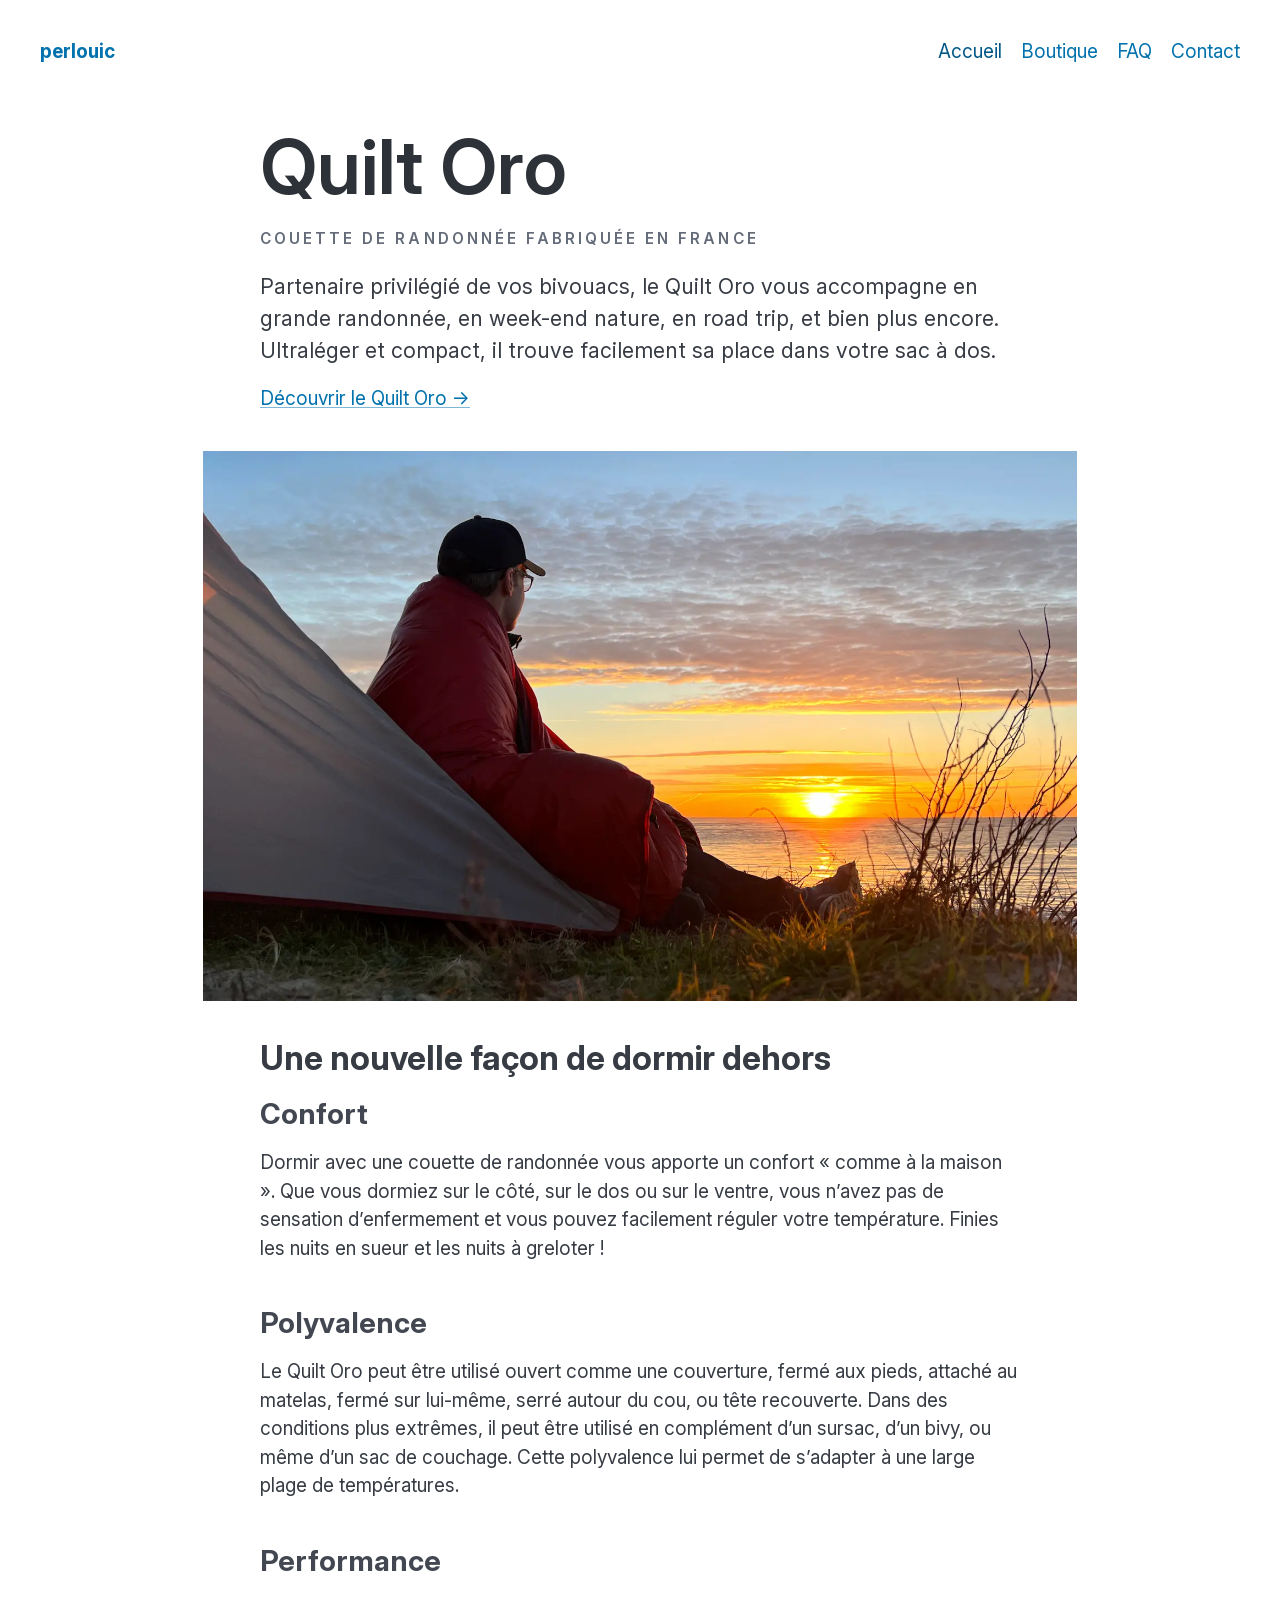
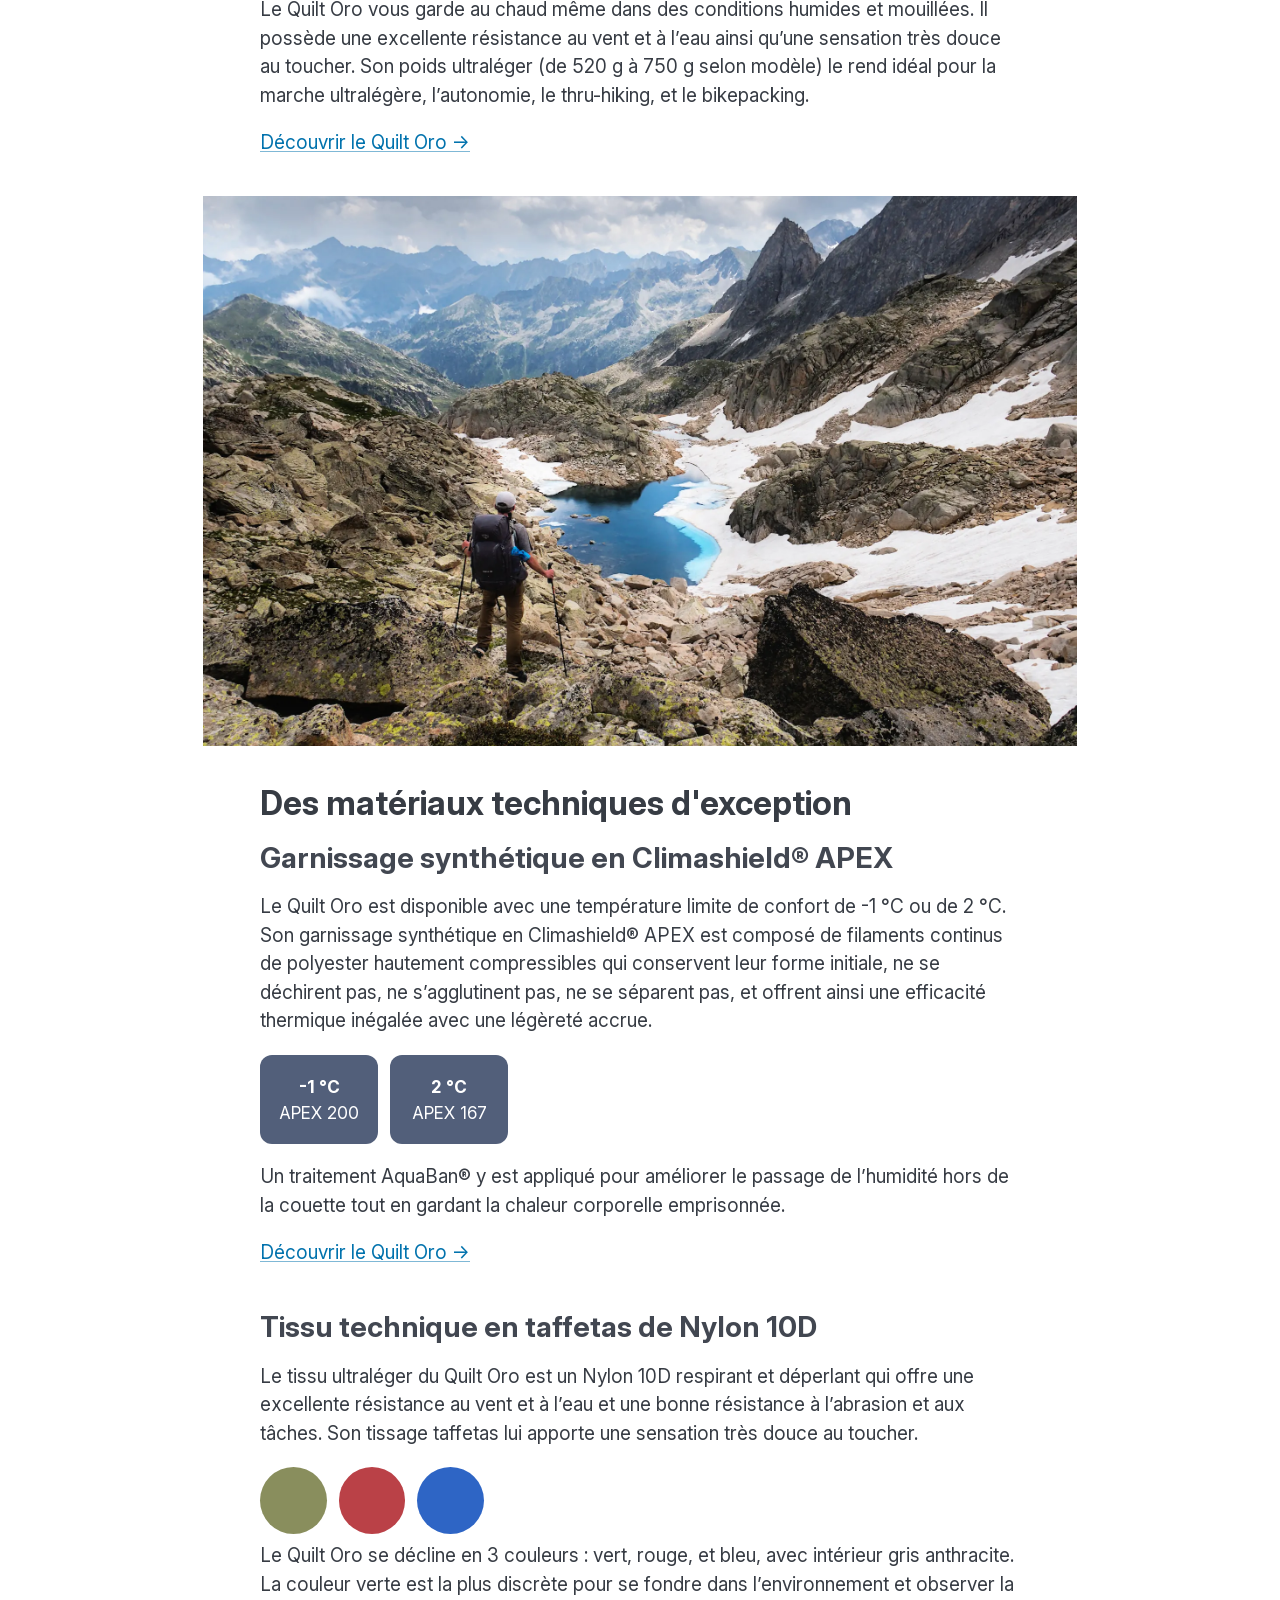
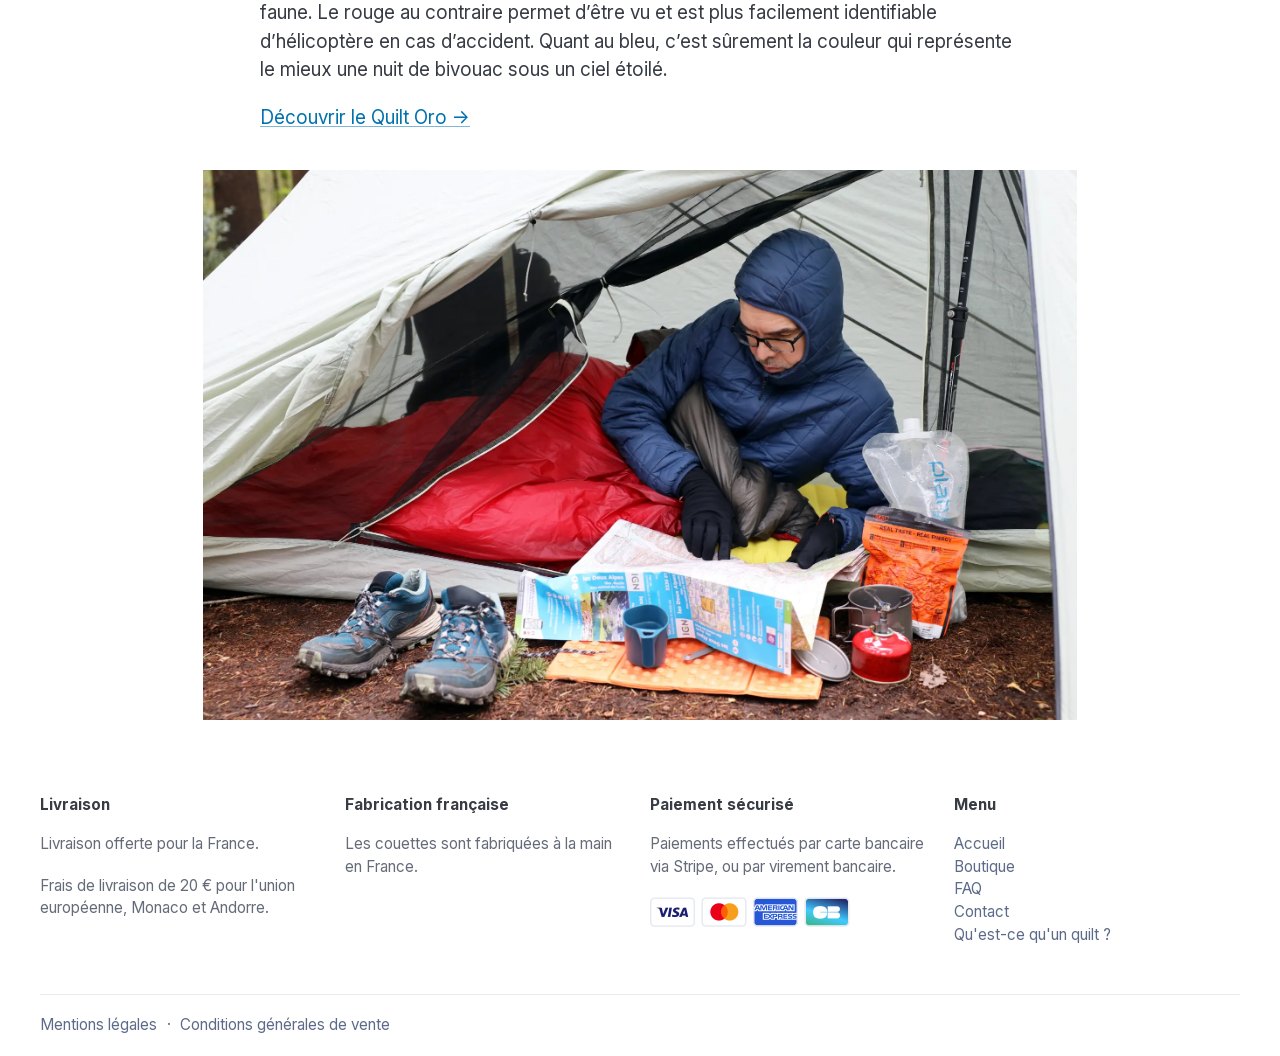
<file: index.html>
<!DOCTYPE html>
<html lang="fr">

<head>
    <meta charset="UTF-8">
    <meta name="viewport" content="width=device-width, initial-scale=1.0">
    <meta name="description"
        content="Ultralégères et minimalistes, les couettes de randonnée Perlouic vous apportent un confort « comme à la maison » lors de vos nuits en bivouac.">
    <title>Perlouic – Couettes de randonnée ultralégères made in France</title>
    <link rel="canonical" href="https://perlouic.com/" />
    <link rel="preload" href="assets/fonts/InterVariable.woff2" as="font" type="font/woff2" crossorigin>
    <link rel="stylesheet" href="assets/css/pico.min.css">
    <link rel="stylesheet" href="assets/css/styles.css">
    <link rel="icon" type="image/png" href="assets/img/favicon.png">
</head>

<body>
    <header>
        <div class="container">
            <a class="site-title" href="/"><strong>perlouic</strong></a>
            <nav aria-label="Menu principal">
                <ul>
                    <li><a href="/" aria-current="page">Accueil</a></li>
                    <li><a href="/quilt-oro.html">Boutique</a></li>
                    <li><a href="/faq.html">FAQ</a></li>
                    <li><a href="/contact.html">Contact</a></li>
                </ul>
            </nav>
        </div>
    </header>

    <main class="container narrow">
        <section>
            <h1>Quilt Oro</h1>
            <p class="subtitle">Couette de randonnée fabriquée en France</p>
            <p class="lead">Partenaire privilégié de vos bivouacs, le Quilt Oro vous accompagne en grande randonnée, en
                week-end nature, en road trip, et bien plus encore. Ultraléger et compact, il trouve facilement sa place
                dans votre sac à dos.</p>
            <p><a href="quilt-oro.html">Découvrir le Quilt Oro →</a></p>
            <figure class="bleed"><img src="assets/img/IMG_6417-1.webp"
                    alt="Bivouac en bord de mer avec un Quilt Oro - Photo de Lionel Boivineau"></figure>
        </section>

        <section>
            <h2>Une nouvelle façon de dormir dehors</h2>
            <!-- <h2>Pourquoi choisir un quilt ?</h2> -->
            <h3>Confort</h3>
            <p>Dormir avec une couette de randonnée vous apporte un confort « comme à la maison ». Que vous dormiez sur
                le côté, sur le dos ou sur le ventre, vous n’avez pas de sensation d’enfermement et vous pouvez
                facilement réguler votre température. Finies les nuits en sueur et les nuits à greloter !</p>
            <h3>Polyvalence</h3>
            <p>Le Quilt Oro peut être utilisé ouvert comme une couverture, fermé aux pieds, attaché au matelas, fermé
                sur lui-même, serré autour du cou, ou tête recouverte. Dans des conditions plus extrêmes, il peut être
                utilisé en complément d’un sursac, d’un bivy, ou même d’un sac de couchage. Cette polyvalence lui permet
                de s’adapter à une large plage de températures.</p>
            <h3>Performance</h3>
            <p>Le Quilt Oro vous garde au chaud même dans des conditions humides et mouillées. Il possède une excellente
                résistance au vent et à l’eau ainsi qu’une sensation très douce au toucher. Son poids ultraléger (de 520
                g à 750 g selon modèle) le rend idéal pour la marche ultralégère, l’autonomie, le thru-hiking, et le
                bikepacking.</p>
            <p><a href="quilt-oro.html">Découvrir le Quilt Oro →</a></p>
            <figure class="bleed">
                <img src="assets/img/P1011785-1.webp"
                    alt="Randonnée dans les Hautes-Pyrénées - Photo de Bertrand &quot;La Facha&quot; Froger"
                    loading="lazy">
            </figure>
        </section>
        <section>
            <h2>Des matériaux techniques d'exception</h2>
            <h3>Garnissage synthétique en Climashield® APEX</h3>
            <p>Le Quilt Oro est disponible avec une température limite de confort de -1 °C ou de 2 °C. Son garnissage
                synthétique en Climashield® APEX est composé de filaments continus de polyester hautement compressibles
                qui conservent leur forme initiale, ne se déchirent pas, ne s’agglutinent pas, ne se séparent pas, et
                offrent ainsi une efficacité thermique inégalée avec une légèreté accrue.</p>
            <div class="home-apex">
                <p><strong>-1 °C</strong><br>APEX 200</p>
                <p><strong>2 °C</strong><br>APEX 167</p>
            </div>
            <p>Un traitement AquaBan® y est appliqué pour améliorer le passage de l’humidité hors de la couette tout en
                gardant la chaleur corporelle emprisonnée.</p>
            <p><a href="quilt-oro.html">Découvrir le Quilt Oro →</a></p>

            <h3>Tissu technique en taffetas de Nylon 10D</h3>

            <p>Le tissu ultraléger du Quilt Oro est un Nylon 10D respirant et déperlant qui offre une excellente
                résistance au vent et à l’eau et une bonne résistance à l’abrasion et aux tâches. Son tissage taffetas
                lui apporte une sensation très douce au toucher.</p>
            <div class="home-fabrics">
                <div></div>
                <div></div>
                <div></div>
            </div>
            <p>Le Quilt Oro se décline en 3 couleurs : vert, rouge, et bleu, avec intérieur gris anthracite. La couleur
                verte est la plus discrète pour se fondre dans l’environnement et observer la faune. Le rouge au
                contraire permet d’être vu et est plus facilement identifiable d’hélicoptère en cas d’accident. Quant au
                bleu, c’est sûrement la couleur qui représente le mieux une nuit de bivouac sous un ciel étoilé.</p>
            <p><a href="quilt-oro.html">Découvrir le Quilt Oro →</a></p>

            <figure class="bleed"><img src="assets/img/221A8522.webp"
                    alt="Bivouac en forêt avec un Quilt Oro - Photo de Emmanuel Seval" loading="lazy">
            </figure>
        </section>
    </main>
    <footer>
        <div class="container">
            <section class="grid">
                <div>
                    <h2>Livraison</h2>
                    <p>Livraison offerte pour la France.</p>
                    <p>Frais de livraison de 20 € pour l'union européenne, Monaco et Andorre.</p>
                </div>
                <div>
                    <h2>Fabrication française</h2>
                    <p>Les couettes sont fabriquées à la main en France.</p>
                </div>
                <div>
                    <h2>Paiement sécurisé</h2>
                    <p>Paiements effectués par carte bancaire via Stripe, ou par virement bancaire.</p>
                    <img src="assets/img/payment-method-icons.png" width="200" height="30"
                        alt="Moyens de paiement : Visa, Mastercard, AMEX, CB">
                </div>
                <div>
                    <h2>Menu</h2>
                    <aside>
                        <nav aria-label="Navigation secondaire">
                            <ul>
                                <li><a class="secondary" href="/">Accueil</a></li>
                                <li><a class="secondary" href="/quilt-oro.html">Boutique</a></li>
                                <li><a class="secondary" href="/faq.html">FAQ</a></li>
                                <li><a class="secondary" href="/contact.html">Contact</a></li>
                                <li><a class="secondary" href="/qu-est-ce-qu-un-quilt.html">Qu'est-ce qu'un quilt ?</a>
                                </li>
                            </ul>
                        </nav>
                    </aside>
                </div>
            </section>
            <hr>
            <nav class="legal" aria-label="Liens légaux">
                <ul>
                    <li><a class="secondary" href="/mentions-legales.html">Mentions légales</a></li>
                    <li><a class="secondary" href="/conditions-generales-de-vente.html">Conditions générales de vente</a>
                    </li>
                </ul>
            </nav>
        </div>
    </footer>
</body>

</html>
</file>
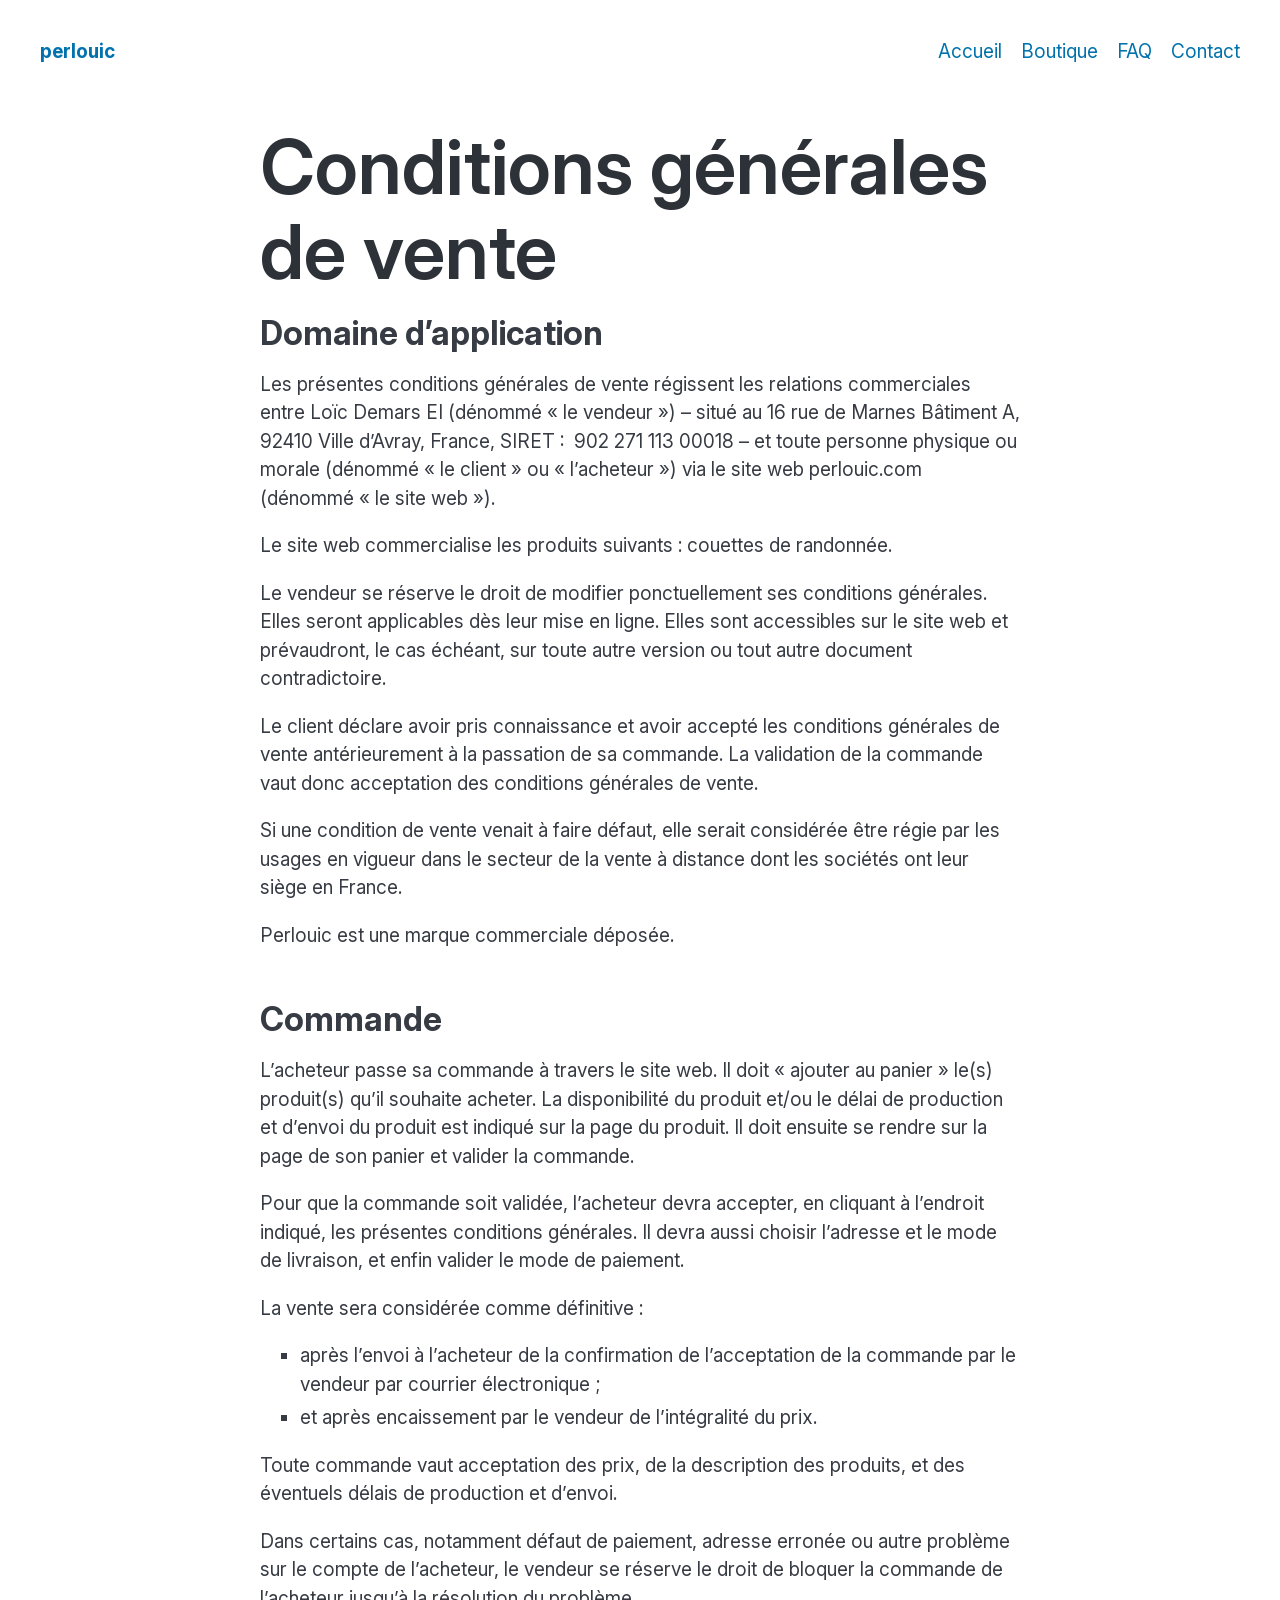
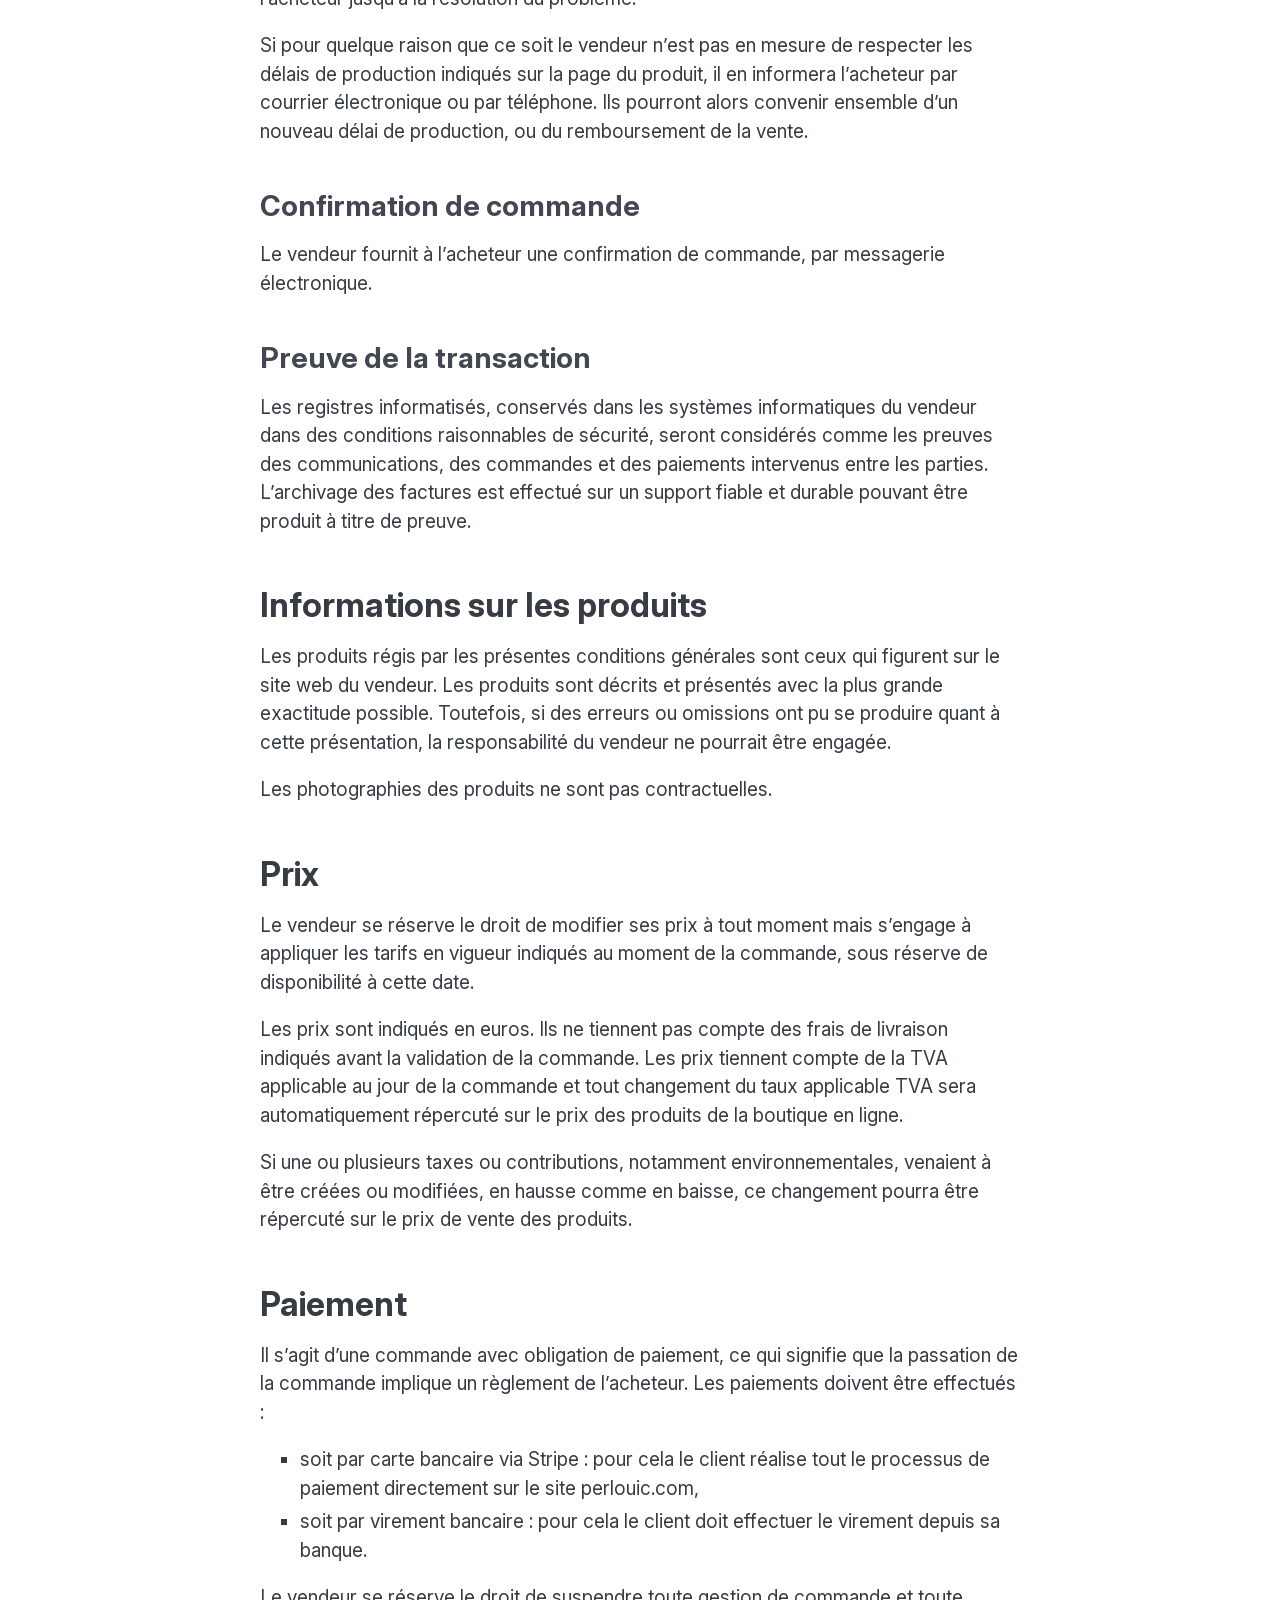
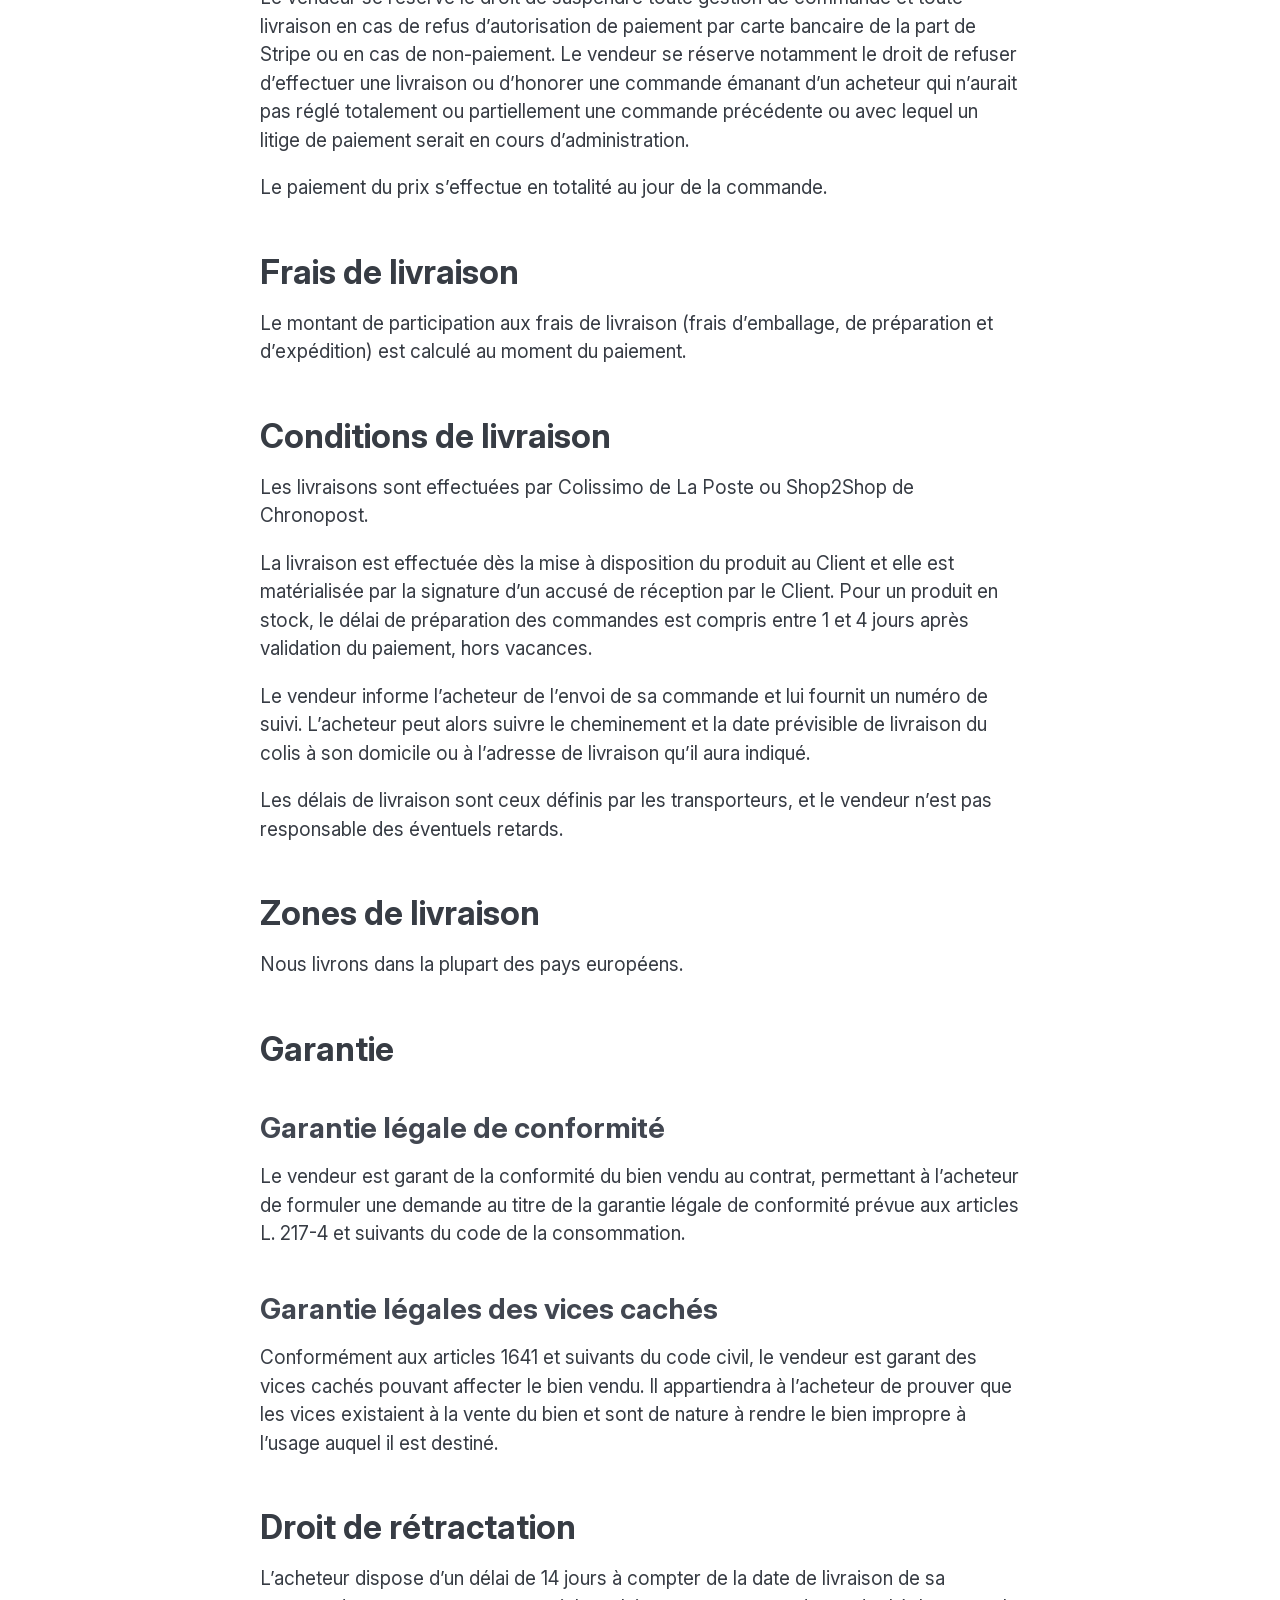
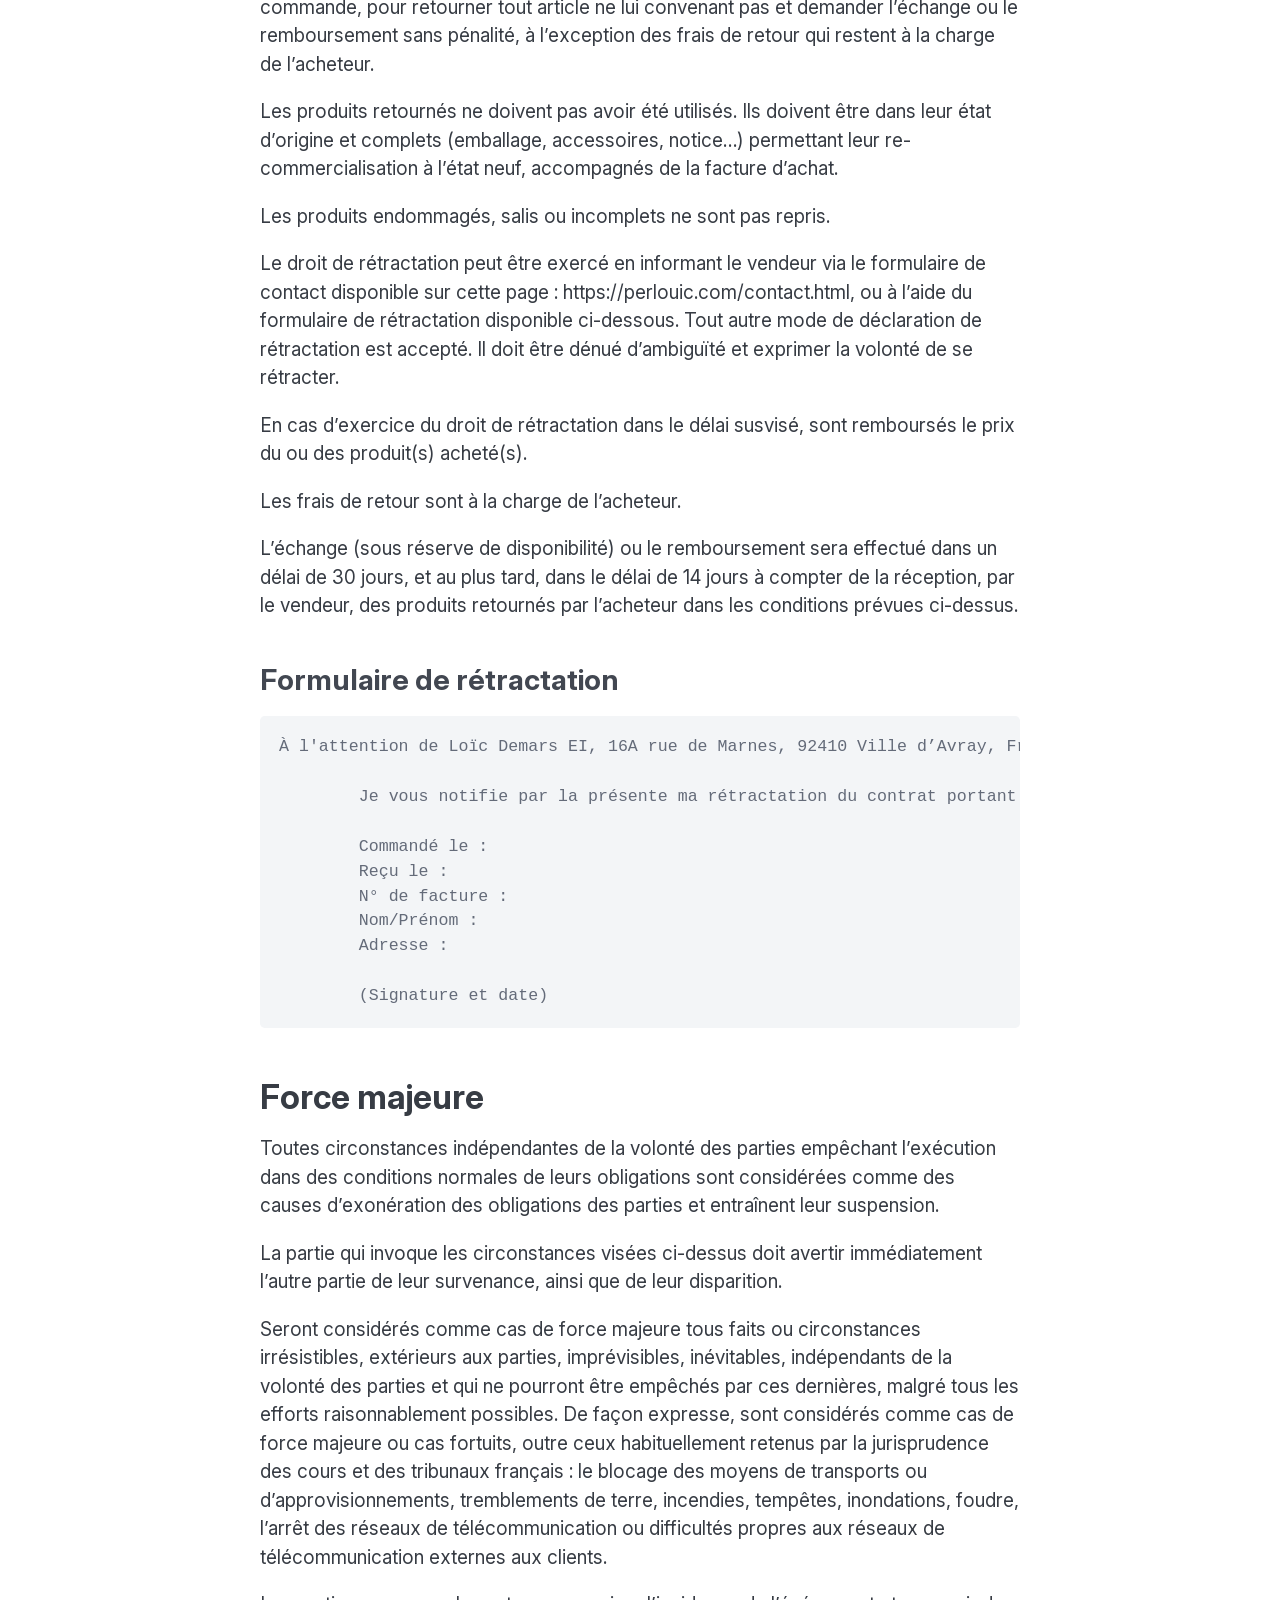
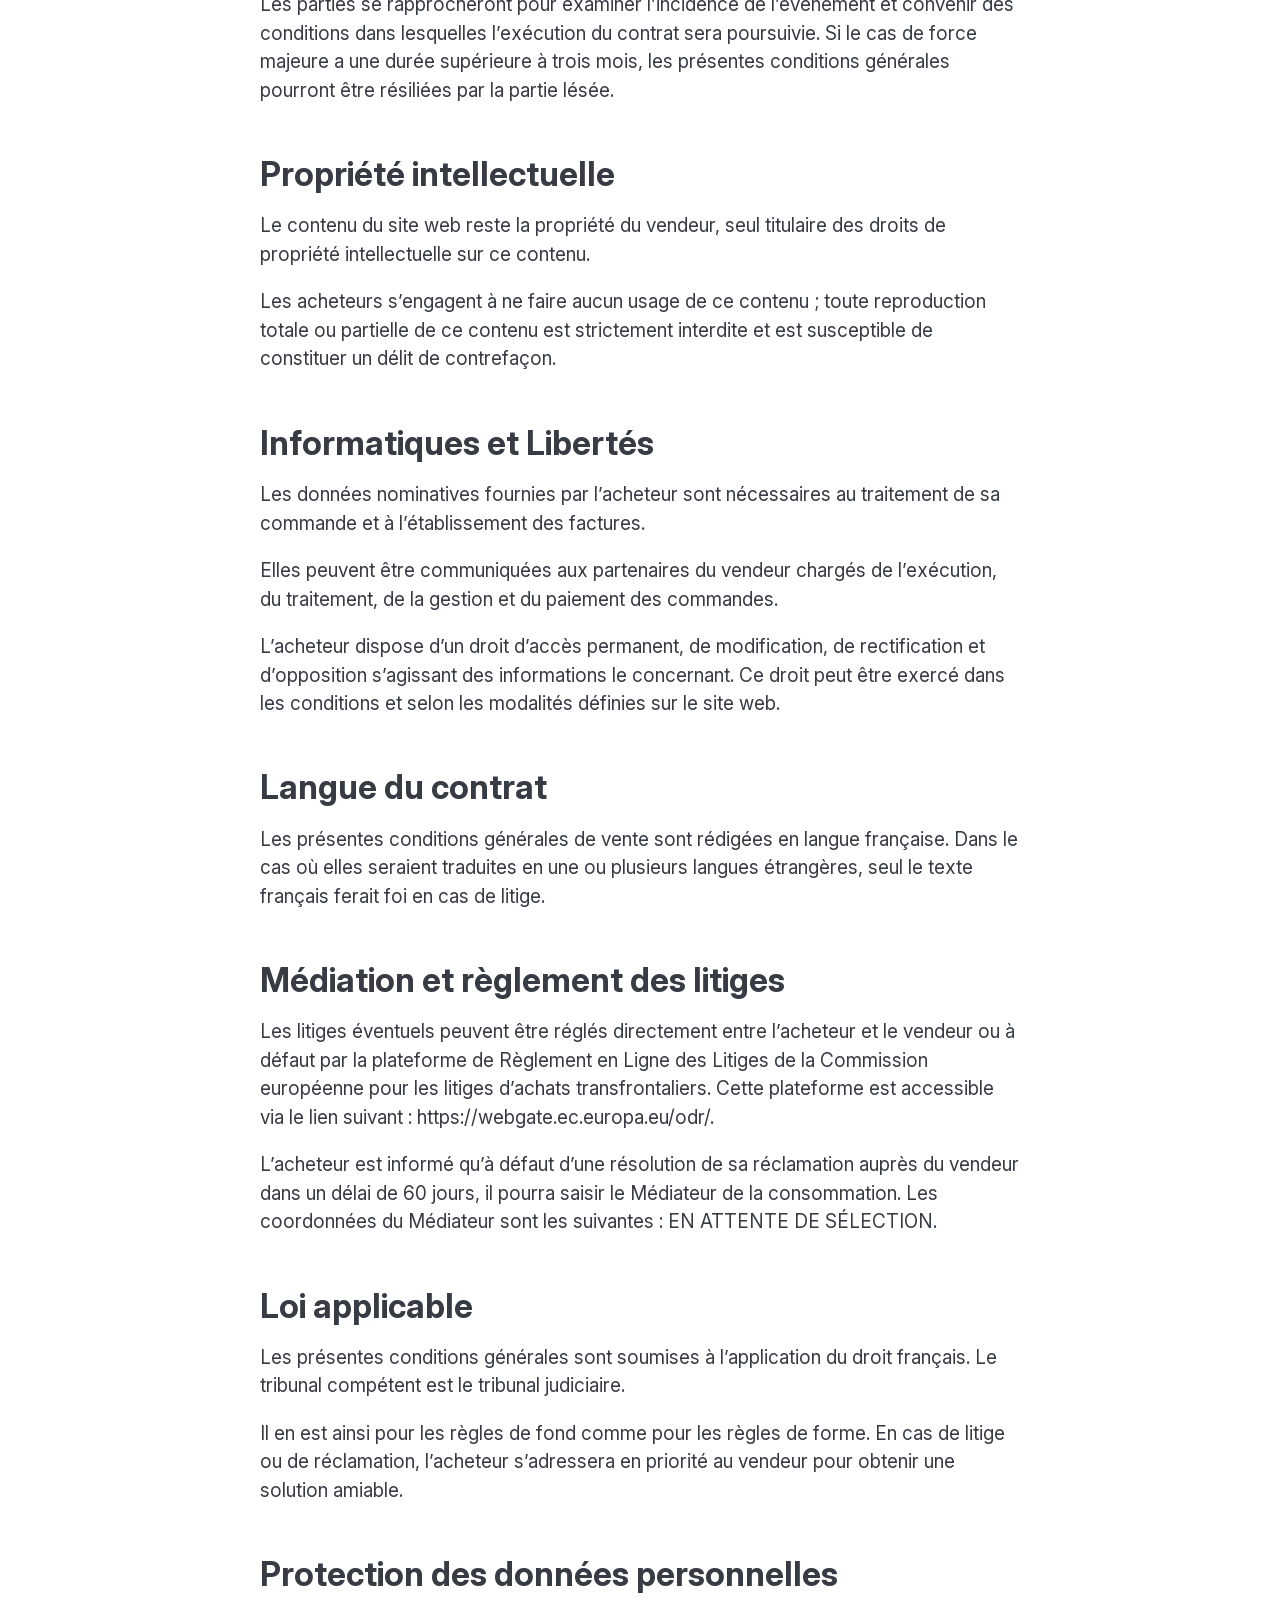
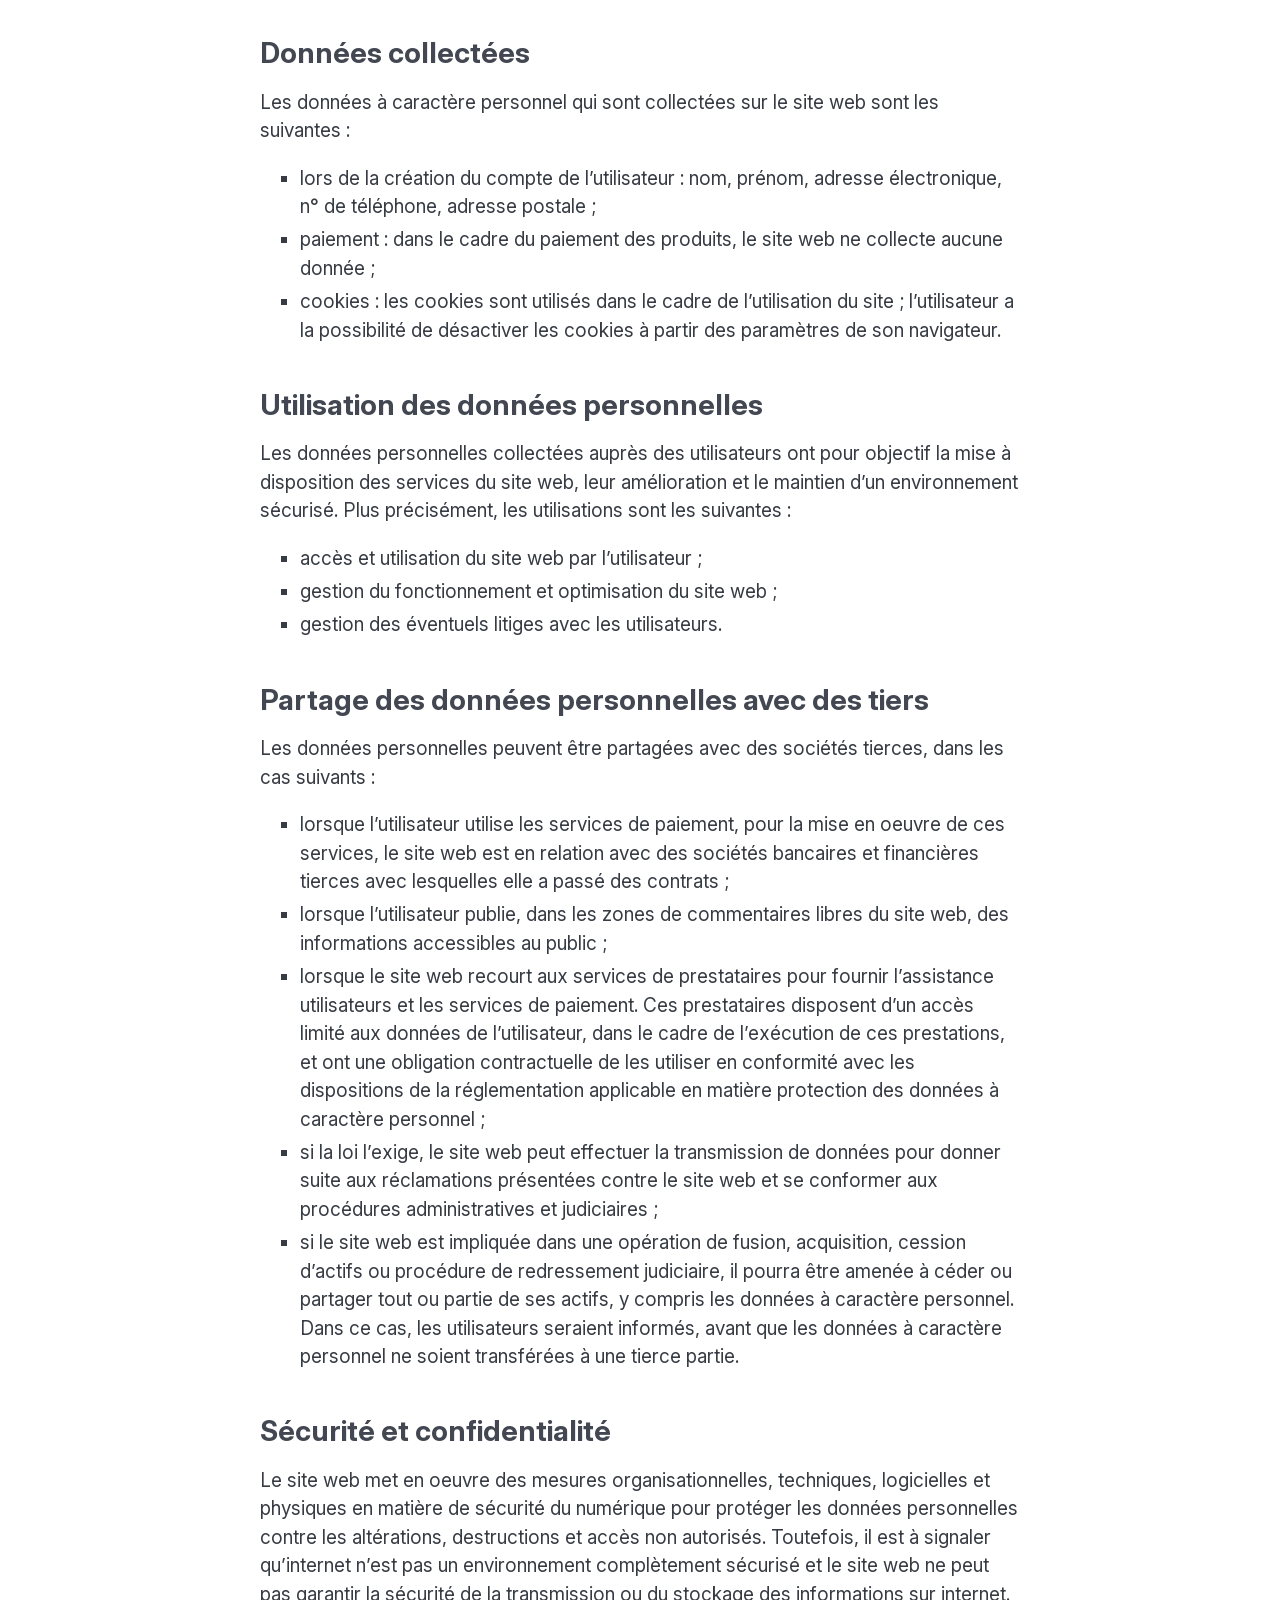
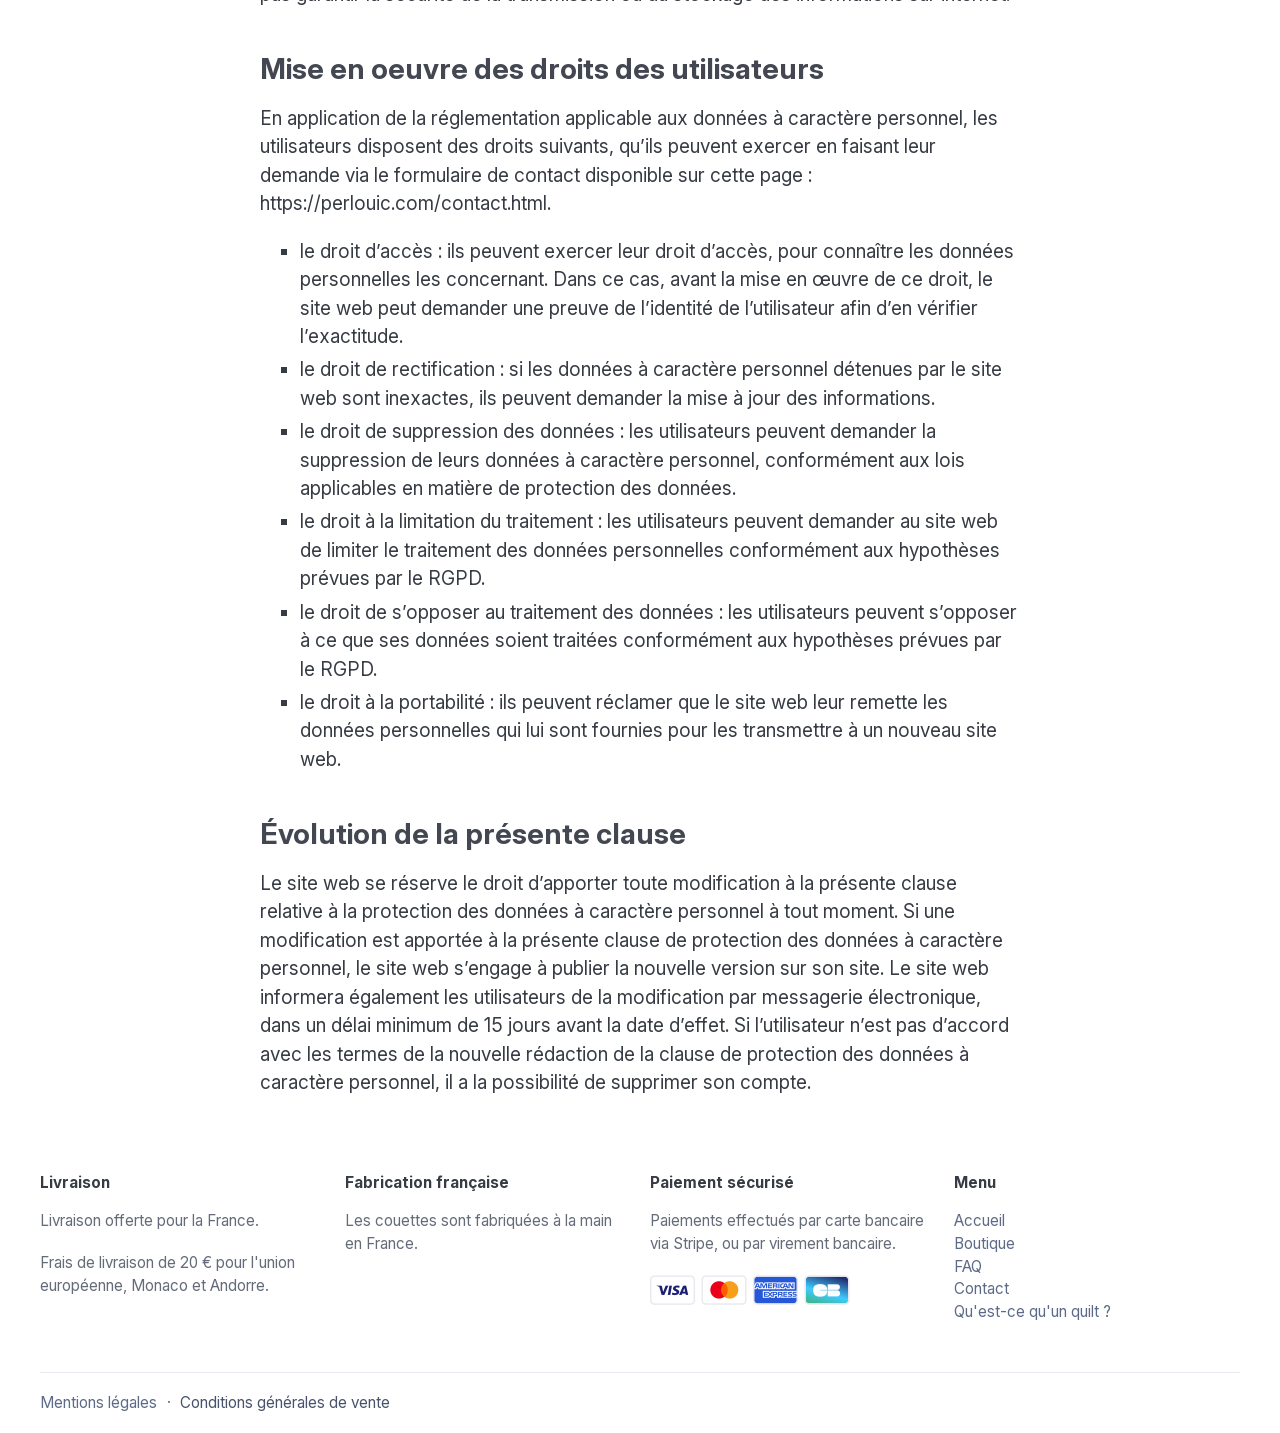
<file: conditions-generales-de-vente.html>
<!DOCTYPE html>
<html lang="fr">

<head>
    <meta charset="UTF-8">
    <meta name="robots" content="noindex, nofollow">
    <meta name="viewport" content="width=device-width, initial-scale=1.0">
    <meta name="description" content="Conditions générales de vente du site perlouic.com">
    <title>Conditions générales de vente – Perlouic</title>
    <link rel="preload" href="assets/fonts/InterVariable.woff2" as="font" type="font/woff2" crossorigin>
    <link rel="stylesheet" href="assets/css/pico.min.css">
    <link rel="stylesheet" href="assets/css/styles.css">
    <link rel="icon" type="image/png" href="assets/img/favicon.png">
</head>

<body>
    <header>
        <div class="container">
            <a class="site-title" href="/"><strong>perlouic</strong></a>
            <nav aria-label="Menu principal">
                <ul>
                    <li><a href="/">Accueil</a></li>
                    <li><a href="/quilt-oro.html">Boutique</a></li>
                    <li><a href="/faq.html">FAQ</a></li>
                    <li><a href="/contact.html">Contact</a></li>
                </ul>
            </nav>
        </div>
    </header>
    <main class="container narrow">
        <section>
            <h1>Conditions générales de vente</h1>
            <h2>Domaine d’application</h2>
            <p>Les présentes conditions générales de vente régissent les relations commerciales entre Loïc Demars EI
                (dénommé « le vendeur ») &#8211; situé au 16 rue de Marnes Bâtiment A, 92410 Ville d&rsquo;Avray,
                France, SIRET : &nbsp;902 271 113 00018 &#8211; et toute personne physique ou morale (dénommé « le
                client » ou « l’acheteur ») via le site web perlouic.com (dénommé « le site web »).</p>
            <p>Le site web commercialise les produits suivants : couettes de randonnée.</p>
            <p>Le vendeur se réserve le droit de modifier ponctuellement ses conditions générales. Elles seront
                applicables dès leur mise en ligne. Elles sont accessibles sur le site web et prévaudront, le cas
                échéant, sur toute autre version ou tout autre document contradictoire.</p>
            <p>Le client déclare avoir pris connaissance et avoir accepté les conditions générales de vente
                antérieurement à la passation de sa commande. La validation de la commande vaut donc acceptation des
                conditions générales de vente.</p>
            <p>Si une condition de vente venait à faire défaut, elle serait considérée être régie par les usages en
                vigueur dans le secteur de la vente à distance dont les sociétés ont leur siège en France.</p>
            <p>Perlouic est une marque commerciale déposée.</p>

            <h2>Commande</h2>
            <p>L&rsquo;acheteur passe sa commande à travers le site web. Il doit « ajouter au panier » le(s) produit(s)
                qu&rsquo;il souhaite acheter. La disponibilité du produit et/ou le délai de production et d&rsquo;envoi
                du produit est indiqué sur la page du produit. Il doit ensuite se rendre sur la page de son panier et
                valider la commande.</p>
            <p>Pour que la commande soit validée, l&rsquo;acheteur devra accepter, en cliquant à l&rsquo;endroit
                indiqué, les présentes conditions générales. Il devra aussi choisir l&rsquo;adresse et le mode de
                livraison, et enfin valider le mode de paiement.</p>
            <p>La vente sera considérée comme définitive :</p>
            <ul>
                <li>après l&rsquo;envoi à l&rsquo;acheteur de la confirmation de l&rsquo;acceptation de la commande par
                    le vendeur par courrier électronique ;</li>
                <li>et après encaissement par le vendeur de l&rsquo;intégralité du prix.</li>
            </ul>
            <p>Toute commande vaut acceptation des prix, de la description des produits, et des éventuels délais de
                production et d&rsquo;envoi.</p>
            <p>Dans certains cas, notamment défaut de paiement, adresse erronée ou autre problème sur le compte de
                l&rsquo;acheteur, le vendeur se réserve le droit de bloquer la commande de l&rsquo;acheteur
                jusqu&rsquo;à la résolution du problème.</p>
            <p>Si pour quelque raison que ce soit le vendeur n&rsquo;est pas en mesure de respecter les délais de
                production indiqués sur la page du produit, il en informera l&rsquo;acheteur par courrier électronique
                ou par téléphone. Ils pourront alors convenir ensemble d&rsquo;un nouveau délai de production, ou du
                remboursement de la vente.</p>

            <h3>Confirmation de commande</h3>
            <p>Le vendeur fournit à l’acheteur une confirmation de commande, par messagerie électronique.</p>

            <h3>Preuve de la transaction</h3>
            <p>Les registres informatisés, conservés dans les systèmes informatiques du vendeur dans des conditions
                raisonnables de sécurité, seront considérés comme les preuves des communications, des commandes et des
                paiements intervenus entre les parties. L&rsquo;archivage des factures est effectué sur un support
                fiable et durable pouvant être produit à titre de preuve.</p>

            <h2>Informations sur les produits</h2>
            <p>Les produits régis par les présentes conditions générales sont ceux qui figurent sur le site web du
                vendeur. Les produits sont décrits et présentés avec la plus grande exactitude possible. Toutefois, si
                des erreurs ou omissions ont pu se produire quant à cette présentation, la responsabilité du vendeur ne
                pourrait être engagée.</p>
            <p>Les photographies des produits ne sont pas contractuelles.</p>

            <h2>Prix</h2>
            <p>Le vendeur se réserve le droit de modifier ses prix à tout moment mais s’engage à appliquer les tarifs en
                vigueur indiqués au moment de la commande, sous réserve de disponibilité à cette date.</p>
            <p>Les prix sont indiqués en euros. Ils ne tiennent pas compte des frais de livraison indiqués avant la
                validation de la commande. Les prix tiennent compte de la TVA applicable au jour de la commande et tout
                changement du taux applicable TVA sera automatiquement répercuté sur le prix des produits de la boutique
                en ligne.</p>
            <p>Si une ou plusieurs taxes ou contributions, notamment environnementales, venaient à être créées ou
                modifiées, en hausse comme en baisse, ce changement pourra être répercuté sur le prix de vente des
                produits.</p>
            <h2 id="paiement">Paiement</h2>
            <p>Il s&rsquo;agit d’une commande avec obligation de paiement, ce qui signifie que la passation de la
                commande implique un règlement de l’acheteur. Les paiements doivent être effectués :</p>
            <ul>
                <li>soit par carte bancaire via Stripe : pour cela le client réalise tout le processus de paiement
                    directement sur le site perlouic.com,</li>
                <li>soit par virement bancaire : pour cela le client doit effectuer le virement depuis sa banque.</li>
            </ul>
            <p>Le vendeur se réserve le droit de suspendre toute gestion de commande et toute livraison en cas de refus
                d’autorisation de paiement par carte bancaire de la part de Stripe ou en cas de non-paiement. Le vendeur
                se réserve notamment le droit de refuser d’effectuer une livraison ou d’honorer une commande émanant
                d&rsquo;un acheteur qui n’aurait pas réglé totalement ou partiellement une commande précédente ou avec
                lequel un litige de paiement serait en cours d’administration.</p>
            <p>Le paiement du prix s’effectue en totalité au jour de la commande.</p>

            <h2 id="livraison">Frais de livraison</h2>
            <p>Le montant de participation aux frais de livraison (frais d’emballage, de préparation et d’expédition)
                est calculé au moment du paiement.</p>

            <h2>Conditions de livraison</h2>
            <p>Les livraisons sont effectuées par Colissimo de La Poste ou Shop2Shop de Chronopost.</p>
            <p>La livraison est effectuée dès la mise à disposition du produit au Client et elle est matérialisée par la
                signature d’un accusé de réception par le Client. Pour un produit en stock, le délai de préparation des
                commandes est compris entre 1 et 4 jours après validation du paiement, hors vacances.</p>
            <p>Le vendeur informe l&rsquo;acheteur de l&rsquo;envoi de sa commande et lui fournit un numéro de suivi.
                L&rsquo;acheteur peut alors suivre le cheminement et la date prévisible de livraison du colis à son
                domicile ou à l’adresse de livraison qu’il aura indiqué.</p>
            <p>Les délais de livraison sont ceux définis par les transporteurs, et le vendeur n&rsquo;est pas
                responsable des éventuels retards.</p>

            <h2>Zones de livraison</h2>
            <p>Nous livrons dans la plupart des pays européens.</p>

            <h2>Garantie</h2>
            <h3>Garantie légale de conformité</h3>
            <p>Le vendeur est garant de la conformité du bien vendu au contrat, permettant à l&rsquo;acheteur de
                formuler une demande au titre de la garantie légale de conformité prévue aux articles L. 217-4 et
                suivants du code de la consommation.</p>

            <h3>Garantie légales des vices cachés</h3>
            <p>Conformément aux articles 1641 et suivants du code civil, le vendeur est garant des vices cachés pouvant
                affecter le bien vendu. Il appartiendra à l&rsquo;acheteur de prouver que les vices existaient à la
                vente du bien et sont de nature à rendre le bien impropre à l&rsquo;usage auquel il est destiné.</p>

            <h2>Droit de rétractation</h2>
            <p>L&rsquo;acheteur dispose d’un délai de 14 jours à compter de la date de livraison de sa commande, pour
                retourner tout article ne lui convenant pas et demander l&rsquo;échange ou le remboursement sans
                pénalité, à l&rsquo;exception des frais de retour qui restent à la charge de l&rsquo;acheteur.</p>
            <p>Les produits retournés ne doivent pas avoir été utilisés. Ils doivent être dans leur état d’origine et
                complets (emballage, accessoires, notice…) permettant leur re-commercialisation à l’état neuf,
                accompagnés de la facture d’achat.</p>
            <p>Les produits endommagés, salis ou incomplets ne sont pas repris.</p>
            <p>Le droit de rétractation peut être exercé en informant le vendeur via le formulaire de contact disponible
                sur cette page : https://perlouic.com/contact.html, ou à l&rsquo;aide du formulaire de rétractation
                disponible ci-dessous. Tout autre mode de déclaration de rétractation est accepté. Il doit être dénué
                d’ambiguïté et exprimer la volonté de se rétracter.</p>
            <p>En cas d’exercice du droit de rétractation dans le délai susvisé, sont remboursés le prix du ou des
                produit(s) acheté(s).</p>
            <p>Les frais de retour sont à la charge de l’acheteur.</p>
            <p>L&rsquo;échange (sous réserve de disponibilité) ou le remboursement sera effectué dans un délai de 30
                jours, et au plus tard, dans le délai de 14 jours à compter de la réception, par le vendeur, des
                produits retournés par l&rsquo;acheteur dans les conditions prévues ci-dessus.</p>

            <h3>Formulaire de rétractation</h3>
            <pre><code>À l'attention de Loïc Demars EI, 16A rue de Marnes, 92410 Ville d’Avray, France, contact&#91;at]perlouic.com.
        
        Je vous notifie par la présente ma rétractation du contrat portant sur la vente du bien ci-dessous :
        
        Commandé le :
        Reçu le :
        N° de facture :
        Nom/Prénom :
        Adresse :
        
        (Signature et date)</code></pre>
            <h2>Force majeure</h2>
            <p>Toutes circonstances indépendantes de la volonté des parties empêchant l&rsquo;exécution dans des
                conditions normales de leurs obligations sont considérées comme des causes d’exonération des obligations
                des parties et entraînent leur suspension.</p>
            <p>La partie qui invoque les circonstances visées ci-dessus doit avertir immédiatement l’autre partie de
                leur survenance, ainsi que de leur disparition.</p>
            <p>Seront considérés comme cas de force majeure tous faits ou circonstances irrésistibles, extérieurs aux
                parties, imprévisibles, inévitables, indépendants de la volonté des parties et qui ne pourront être
                empêchés par ces dernières, malgré tous les efforts raisonnablement possibles. De façon expresse, sont
                considérés comme cas de force majeure ou cas fortuits, outre ceux habituellement retenus par la
                jurisprudence des cours et des tribunaux français : le blocage des moyens de transports ou
                d’approvisionnements, tremblements de terre, incendies, tempêtes, inondations, foudre, l&rsquo;arrêt des
                réseaux de télécommunication ou difficultés propres aux réseaux de télécommunication externes aux
                clients.</p>
            <p>Les parties se rapprocheront pour examiner l’incidence de l&rsquo;événement et convenir des conditions
                dans lesquelles l&rsquo;exécution du contrat sera poursuivie. Si le cas de force majeure a une durée
                supérieure à trois mois, les présentes conditions générales pourront être résiliées par la partie lésée.
            </p>

            <h2>Propriété intellectuelle</h2>
            <p>Le contenu du site web reste la propriété du vendeur, seul titulaire des droits de propriété
                intellectuelle sur ce contenu.</p>
            <p>Les acheteurs s&rsquo;engagent à ne faire aucun usage de ce contenu ; toute reproduction totale ou
                partielle de ce contenu est strictement interdite et est susceptible de constituer un délit de
                contrefaçon.</p>

            <h2>Informatiques et Libertés</h2>
            <p>Les données nominatives fournies par l’acheteur sont nécessaires au traitement de sa commande et à
                l’établissement des factures.</p>
            <p>Elles peuvent être communiquées aux partenaires du vendeur chargés de l’exécution, du traitement, de la
                gestion et du paiement des commandes.</p>
            <p>L&rsquo;acheteur dispose d’un droit d’accès permanent, de modification, de rectification et d’opposition
                s&rsquo;agissant des informations le concernant. Ce droit peut être exercé dans les conditions et selon
                les modalités définies sur le site web.</p>

            <h2>Langue du contrat</h2>
            <p>Les présentes conditions générales de vente sont rédigées en langue française. Dans le cas où elles
                seraient traduites en une ou plusieurs langues étrangères, seul le texte français ferait foi en cas de
                litige.</p>

            <h2>Médiation et règlement des litiges</h2>
            <p>Les litiges éventuels peuvent être réglés directement entre l&rsquo;acheteur et le vendeur ou à défaut
                par la plateforme de Règlement en Ligne des Litiges de la Commission européenne pour les litiges
                d’achats transfrontaliers. Cette plateforme est accessible via le lien suivant :
                https://webgate.ec.europa.eu/odr/.</p>
            <p>L&rsquo;acheteur est informé qu’à défaut d’une résolution de sa réclamation auprès du vendeur dans un
                délai de 60 jours, il pourra saisir le Médiateur de la consommation. Les coordonnées du Médiateur sont
                les suivantes : EN ATTENTE DE SÉLECTION.</p>

            <h2>Loi applicable</h2>
            <p>Les présentes conditions générales sont soumises à l&rsquo;application du droit français. Le tribunal
                compétent est le tribunal judiciaire.</p>
            <p>Il en est ainsi pour les règles de fond comme pour les règles de forme. En cas de litige ou de
                réclamation, l&rsquo;acheteur s&rsquo;adressera en priorité au vendeur pour obtenir une solution
                amiable.</p>

            <h2>Protection des données personnelles</h2>
            <h3>Données collectées</h3>
            <p>Les données à caractère personnel qui sont collectées sur le site web sont les suivantes :</p>
            <ul>
                <li>lors de la création du compte de l’utilisateur : nom, prénom, adresse électronique, n° de téléphone,
                    adresse postale ;</li>
                <li>paiement : dans le cadre du paiement des produits, le site web ne collecte aucune donnée ;</li>
                <li>cookies : les cookies sont utilisés dans le cadre de l&rsquo;utilisation du site ;
                    l&rsquo;utilisateur a la possibilité de désactiver les cookies à partir des paramètres de son
                    navigateur.</li>
            </ul>

            <h3>Utilisation des données personnelles</h3>
            <p>Les données personnelles collectées auprès des utilisateurs ont pour objectif la mise à disposition des
                services du site web, leur amélioration et le maintien d’un environnement sécurisé. Plus précisément,
                les utilisations sont les suivantes :</p>
            <ul>
                <li>accès et utilisation du site web par l&rsquo;utilisateur ;</li>
                <li>gestion du fonctionnement et optimisation du site web ;</li>
                <li>gestion des éventuels litiges avec les utilisateurs.</li>
            </ul>
            <h3>Partage des données personnelles avec des tiers</h3>
            <p>Les données personnelles peuvent être partagées avec des sociétés tierces, dans les cas suivants :</p>
            <ul>
                <li>lorsque l&rsquo;utilisateur utilise les services de paiement, pour la mise en oeuvre de ces
                    services, le site web est en relation avec des sociétés bancaires et financières tierces avec
                    lesquelles elle a passé des contrats ;</li>
                <li>lorsque l&rsquo;utilisateur publie, dans les zones de commentaires libres du site web, des
                    informations accessibles au public ;</li>
                <li>lorsque le site web recourt aux services de prestataires pour fournir l’assistance utilisateurs et
                    les services de paiement. Ces prestataires disposent d&rsquo;un accès limité aux données de
                    l&rsquo;utilisateur, dans le cadre de l’exécution de ces prestations, et ont une obligation
                    contractuelle de les utiliser en conformité avec les dispositions de la réglementation applicable en
                    matière protection des données à caractère personnel ;</li>
                <li>si la loi l&rsquo;exige, le site web peut effectuer la transmission de données pour donner suite aux
                    réclamations présentées contre le site web et se conformer aux procédures administratives et
                    judiciaires ;</li>
                <li>si le site web est impliquée dans une opération de fusion, acquisition, cession d’actifs ou
                    procédure de redressement judiciaire, il pourra être amenée à céder ou partager tout ou partie de
                    ses actifs, y compris les données à caractère personnel. Dans ce cas, les utilisateurs seraient
                    informés, avant que les données à caractère personnel ne soient transférées à une tierce partie.
                </li>
            </ul>

            <h3>Sécurité et confidentialité</h3>
            <p>Le site web met en oeuvre des mesures organisationnelles, techniques, logicielles et physiques en matière
                de sécurité du numérique pour protéger les données personnelles contre les altérations, destructions et
                accès non autorisés. Toutefois, il est à signaler qu’internet n’est pas un environnement complètement
                sécurisé et le site web ne peut pas garantir la sécurité de la transmission ou du stockage des
                informations sur internet.</p>

            <h3>Mise en oeuvre des droits des utilisateurs</h3>
            <p>En application de la réglementation applicable aux données à caractère personnel, les utilisateurs
                disposent des droits suivants, qu&rsquo;ils peuvent exercer en faisant leur demande via le formulaire de
                contact disponible sur cette page : https://perlouic.com/contact.html.</p>
            <ul>
                <li>le droit d&rsquo;accès : ils peuvent exercer leur droit d’accès, pour connaître les données
                    personnelles les concernant. Dans ce cas, avant la mise en œuvre de ce droit, le site web peut
                    demander une preuve de l’identité de l’utilisateur afin d’en vérifier l’exactitude.</li>
                <li>le droit de rectification : si les données à caractère personnel détenues par le site web sont
                    inexactes, ils peuvent demander la mise à jour des informations.</li>
                <li>le droit de suppression des données : les utilisateurs peuvent demander la suppression de leurs
                    données à caractère personnel, conformément aux lois applicables en matière de protection des
                    données.</li>
                <li>le droit à la limitation du traitement : les utilisateurs peuvent demander au site web de limiter le
                    traitement des données personnelles conformément aux hypothèses prévues par le RGPD.</li>
                <li>le droit de s’opposer au traitement des données : les utilisateurs peuvent s’opposer à ce que ses
                    données soient traitées conformément aux hypothèses prévues par le RGPD.</li>
                <li>le droit à la portabilité : ils peuvent réclamer que le site web leur remette les données
                    personnelles qui lui sont fournies pour les transmettre à un nouveau site web.</li>
            </ul>

            <h3>Évolution de la présente clause</h3>
            <p>Le site web se réserve le droit d’apporter toute modification à la présente clause relative à la
                protection des données à caractère personnel à tout moment. Si une modification est apportée à la
                présente clause de protection des données à caractère personnel, le site web s’engage à publier la
                nouvelle version sur son site. Le site web informera également les utilisateurs de la modification par
                messagerie électronique, dans un délai minimum de 15 jours avant la date d’effet. Si l&rsquo;utilisateur
                n’est pas d’accord avec les termes de la nouvelle rédaction de la clause de protection des données à
                caractère personnel, il a la possibilité de supprimer son compte.</p>
        </section>
    </main>

    <footer>
        <div class="container">
            <section class="grid">
                <div>
                    <h2>Livraison</h2>
                    <p>Livraison offerte pour la France.</p>
                    <p>Frais de livraison de 20 € pour l'union européenne, Monaco et Andorre.</p>
                </div>
                <div>
                    <h2>Fabrication française</h2>
                    <p>Les couettes sont fabriquées à la main en France.</p>
                </div>
                <div>
                    <h2>Paiement sécurisé</h2>
                    <p>Paiements effectués par carte bancaire via Stripe, ou par virement bancaire.</p>
                    <img src="assets/img/payment-method-icons.png" width="200" height="30"
                        alt="Moyens de paiement : Visa, Mastercard, AMEX, CB">
                </div>
                <div>
                    <h2>Menu</h2>
                    <aside>
                        <nav aria-label="Navigation secondaire">
                            <ul>
                                <li><a class="secondary" href="/">Accueil</a></li>
                                <li><a class="secondary" href="/quilt-oro.html">Boutique</a></li>
                                <li><a class="secondary" href="/faq.html">FAQ</a></li>
                                <li><a class="secondary" href="/contact.html">Contact</a></li>
                                <li><a class="secondary" href="/qu-est-ce-qu-un-quilt.html">Qu'est-ce qu'un quilt ?</a>
                                </li>
                            </ul>
                        </nav>
                    </aside>
                </div>
            </section>
            <hr>
            <nav class="legal" aria-label="Liens légaux">
                <ul>
                    <li><a class="secondary" href="/mentions-legales.html">Mentions légales</a></li>
                    <li><a class="secondary" href="/conditions-generales-de-vente.html" aria-current="page">Conditions
                            générales de vente</a>
                    </li>
                </ul>
            </nav>
        </div>
    </footer>
</body>

</html>
</file>
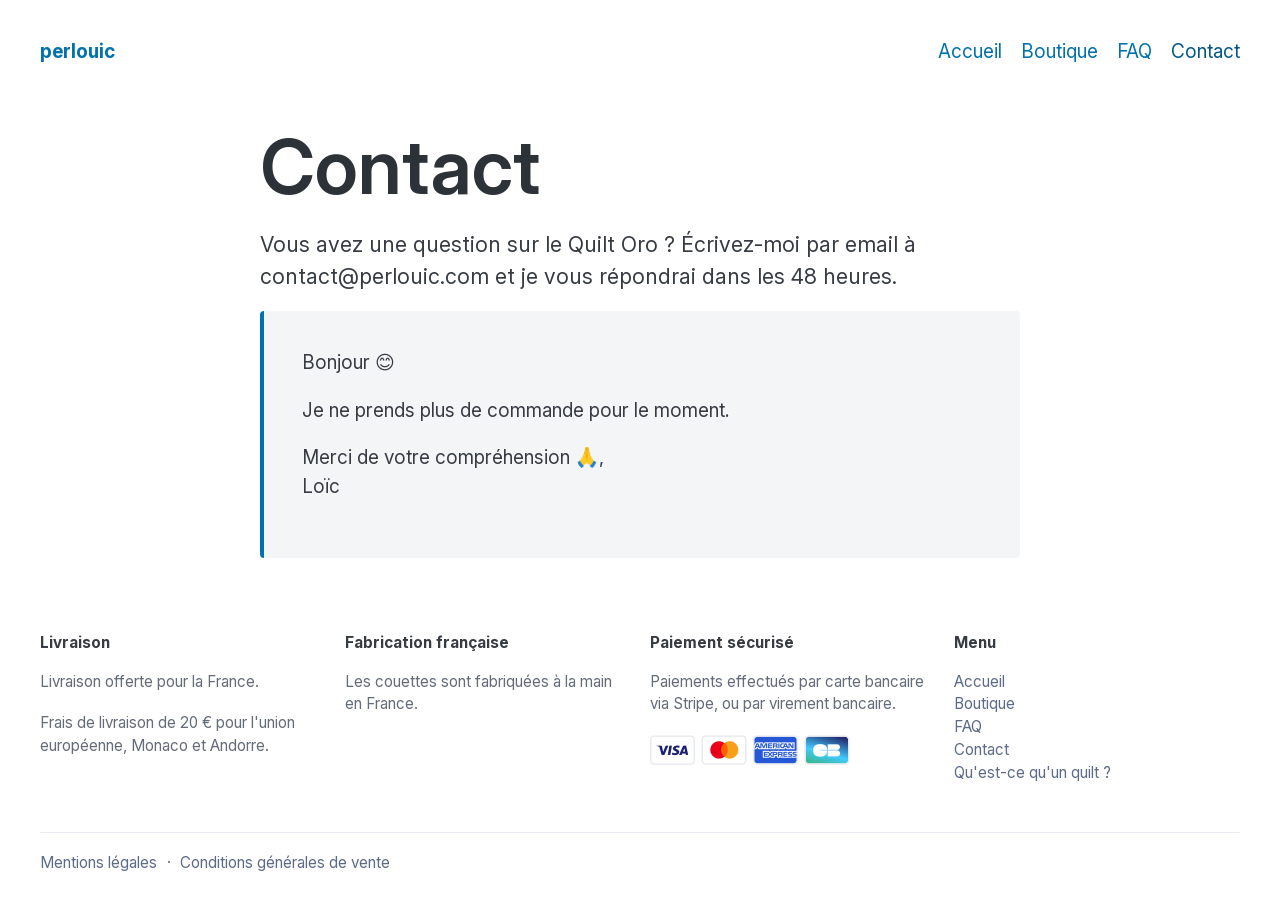
<file: contact.html>
<!DOCTYPE html>
<html lang="fr">

<head>
    <meta charset="UTF-8">
    <meta name="viewport" content="width=device-width, initial-scale=1.0">
    <meta name="description"
        content="Pour toute question ou information, vous pouvez nous contacter via email. Nous vous répondrons dans les 48 heures.">
    <title>Contact - Vous avez une question sur le Quilt Oro ? – Perlouic</title>
    <link rel="preload" href="assets/fonts/InterVariable.woff2" as="font" type="font/woff2" crossorigin>
    <link rel="stylesheet" href="assets/css/pico.min.css">
    <link rel="stylesheet" href="assets/css/styles.css">
    <link rel="icon" type="image/png" href="assets/img/favicon.png">
</head>

<body>
    <header>
        <div class="container">
            <a class="site-title" href="/"><strong>perlouic</strong></a>
            <nav aria-label="Menu principal">
                <ul>
                    <li><a href="/">Accueil</a></li>
                    <li><a href="/quilt-oro.html">Boutique</a></li>
                    <li><a href="/faq.html">FAQ</a></li>
                    <li><a href="/contact.html" aria-current="page">Contact</a></li>
                </ul>
            </nav>
        </div>
    </header>

    <main class="container narrow">
        <section>
            <h1>Contact</h1>
            <p class="lead">Vous avez une question sur le Quilt Oro ? Écrivez-moi par email à contact@perlouic.com et je
                vous répondrai dans les 48 heures.</p>
            <blockquote class="notice">
                <p>Bonjour 😊</p>
                <p>Je ne prends plus de commande pour le moment.</p>
                <p>Merci de votre compréhension 🙏,<br>Loïc</p>
            </blockquote>
        </section>
    </main>
    <footer>
        <div class="container">
            <section class="grid">
                <div>
                    <h2>Livraison</h2>
                    <p>Livraison offerte pour la France.</p>
                    <p>Frais de livraison de 20 € pour l'union européenne, Monaco et Andorre.</p>
                </div>
                <div>
                    <h2>Fabrication française</h2>
                    <p>Les couettes sont fabriquées à la main en France.</p>
                </div>
                <div>
                    <h2>Paiement sécurisé</h2>
                    <p>Paiements effectués par carte bancaire via Stripe, ou par virement bancaire.</p>
                    <img src="assets/img/payment-method-icons.png" width="200" height="30"
                        alt="Moyens de paiement : Visa, Mastercard, AMEX, CB">
                </div>
                <div>
                    <h2>Menu</h2>
                    <aside>
                        <nav aria-label="Navigation secondaire">
                            <ul>
                                <li><a class="secondary" href="/">Accueil</a></li>
                                <li><a class="secondary" href="/quilt-oro.html">Boutique</a></li>
                                <li><a class="secondary" href="/faq.html">FAQ</a></li>
                                <li><a class="secondary" href="/contact.html">Contact</a></li>
                                <li><a class="secondary" href="/qu-est-ce-qu-un-quilt.html">Qu'est-ce qu'un quilt ?</a>
                                </li>
                            </ul>
                        </nav>
                    </aside>
                </div>
            </section>
            <hr>
            <nav class="legal" aria-label="Liens légaux">
                <ul>
                    <li><a class="secondary" href="/mentions-legales.html">Mentions légales</a></li>
                    <li><a class="secondary" href="/conditions-generales-de-vente.html">Conditions générales de vente</a>
                    </li>
                </ul>
            </nav>
        </div>
    </footer>
</body>

</html>
</file>
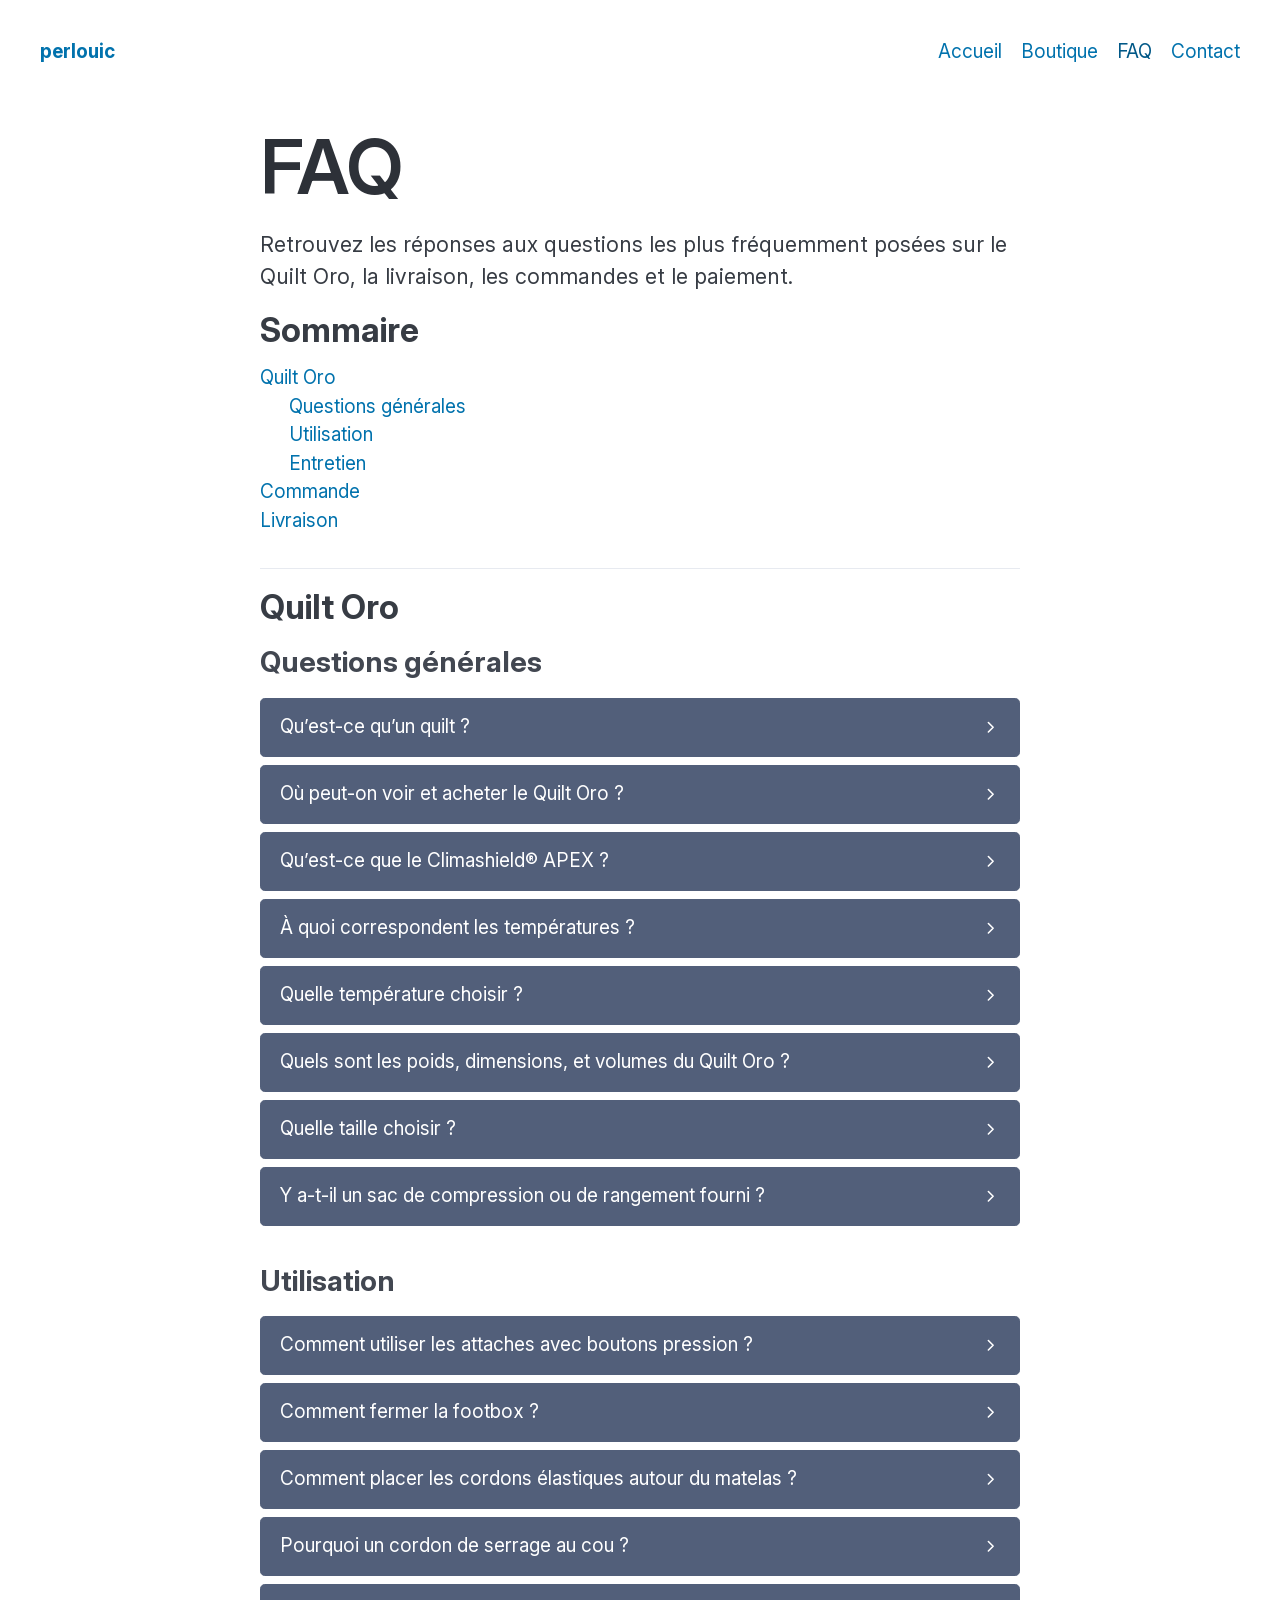
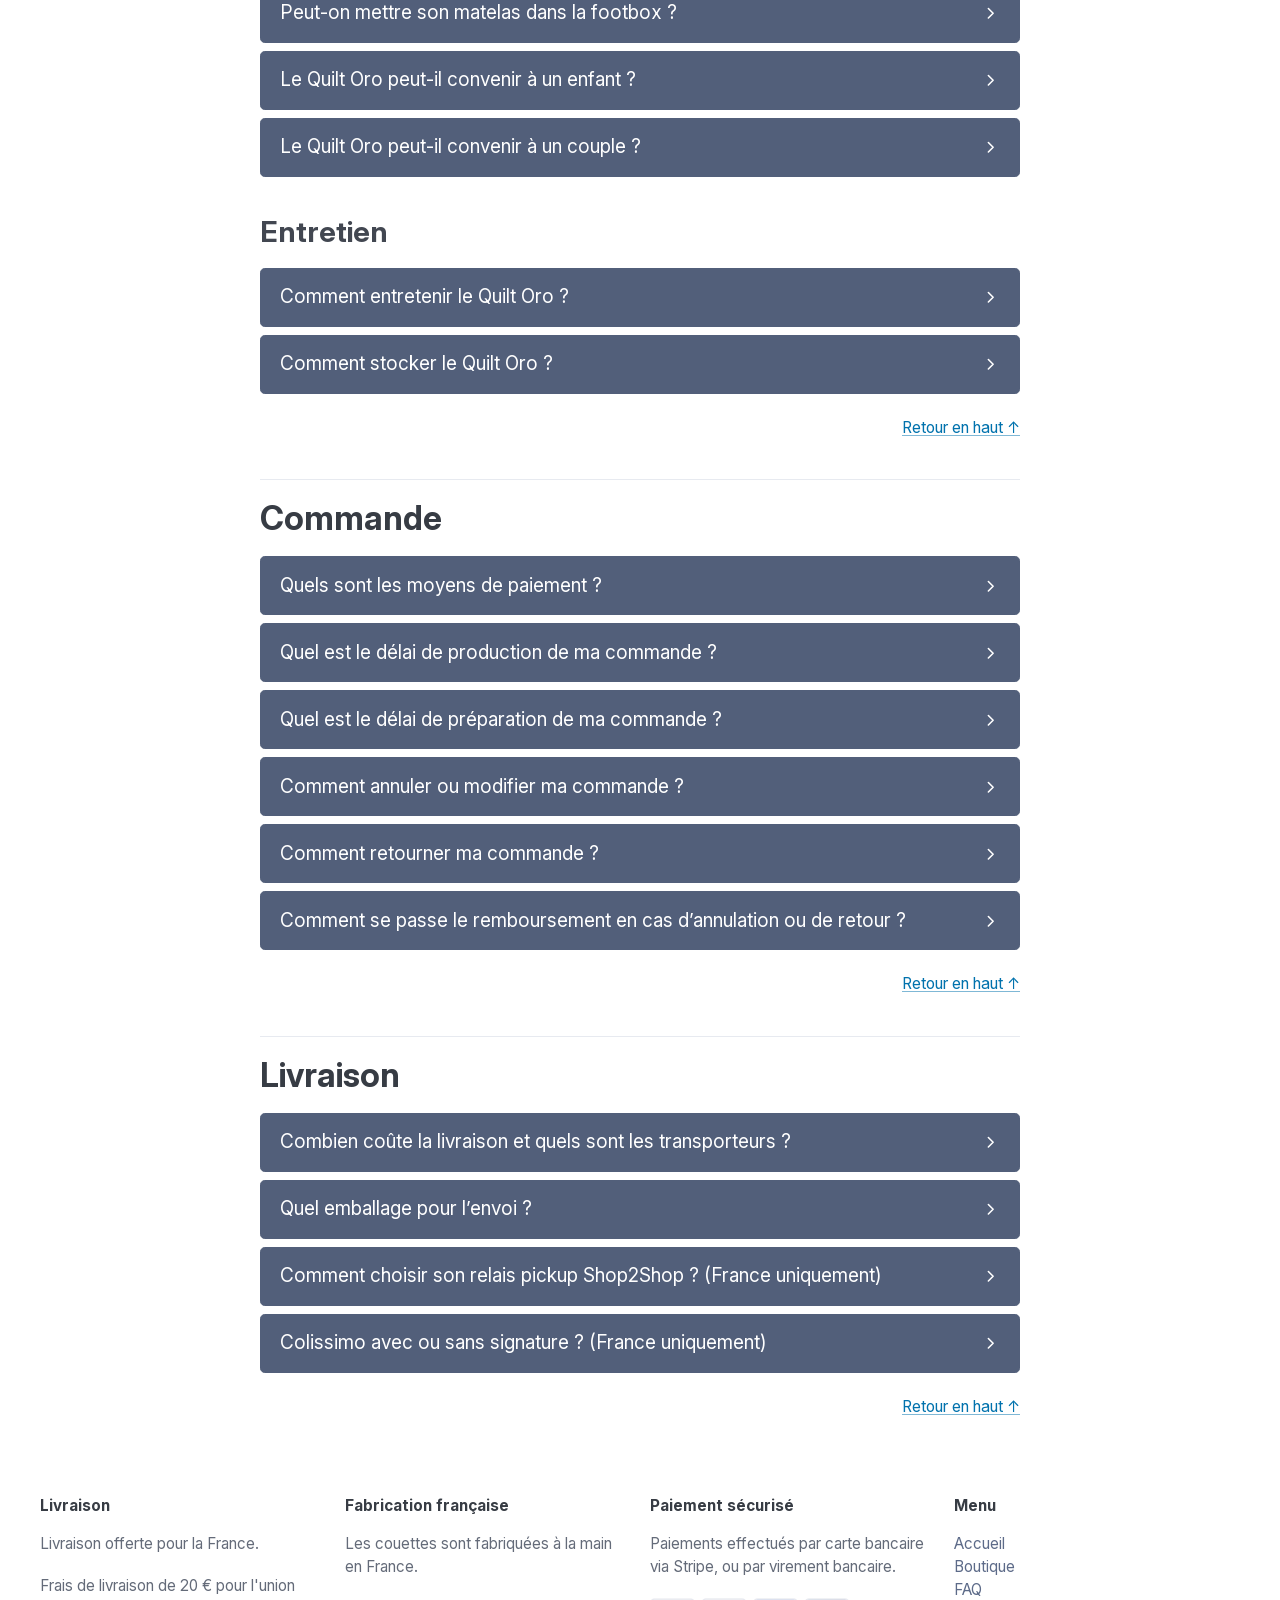
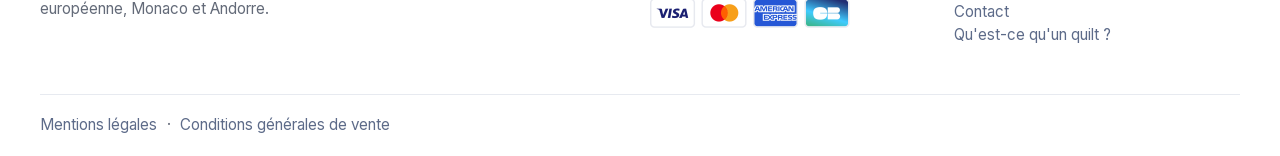
<file: faq.html>
<!DOCTYPE html>
<html lang="fr">

<head>
    <meta charset="UTF-8">
    <meta name="viewport" content="width=device-width, initial-scale=1.0">
    <meta name="description"
        content="Retrouvez les réponses aux questions les plus fréquemment posées sur le Quilt Oro, la livraison, les commandes et le paiement.">
    <title>Questions fréquentes sur le Quilt Oro – Perlouic</title>
    <link rel="preload" href="assets/fonts/InterVariable.woff2" as="font" type="font/woff2" crossorigin>
    <link rel="stylesheet" href="assets/css/pico.min.css">
    <link rel="stylesheet" href="assets/css/styles.css">
    <link rel="icon" type="image/png" href="assets/img/favicon.png">
</head>

<body>
    <header>
        <div class="container">
            <a class="site-title" href="/"><strong>perlouic</strong></a>
            <nav aria-label="Menu principal">
                <ul>
                    <li><a href="/">Accueil</a></li>
                    <li><a href="/quilt-oro.html">Boutique</a></li>
                    <li><a href="/faq.html" aria-current="page">FAQ</a></li>
                    <li><a href="/contact.html">Contact</a></li>
                </ul>
            </nav>
        </div>
    </header>

    <main class="container narrow">
        <section>
            <h1>FAQ</h1>
            <p class="lead">Retrouvez les réponses aux questions les plus fréquemment posées sur le Quilt Oro, la
                livraison, les
                commandes et le paiement.</p>

            <aside class="table-of-contents">
                <nav>
                    <h2>Sommaire</h2>
                    <ul>
                        <li>
                            <a href="#oro-quilt">Quilt Oro</a>
                            <ul>
                                <li><a href="#general-questions">Questions générales</a></li>
                                <li><a href="#use">Utilisation</a></li>
                                <li><a href="#cleaning">Entretien</a></li>
                            </ul>
                        </li>
                        <li><a href="#order">Commande</a></li>
                        <li><a href="#shipping">Livraison</a></li>
                    </ul>
                </nav>
            </aside>
        </section>
        <hr>
        <section>
            <h2 id="oro-quilt">Quilt Oro</h2>
            <div>
                <h3 id="general-questions">Questions générales</h3>
                <details>
                    <summary role="button" class="secondary">Qu&rsquo;est-ce qu&rsquo;un quilt ?</summary>
                    <div>
                        <p>&lsquo;quilt&rsquo; est un mot anglo-saxon qui dans le milieu de la randonnée désigne une
                            couette de randonnée.</p>
                        <p>Le quilt est une alternative au sac de couchage traditionnel. Il est de plus en plus employé
                            par les amateurs de randonnée et de bivouac.</p>
                        <p>Pour aller plus loin, vous pouvez lire un <a href="qu-est-ce-qu-un-quilt.html">article</a>
                            sur ce sujet.</p>
                    </div>
                </details>
                <details>
                    <summary role="button" class="secondary">Où peut-on voir et acheter le Quilt Oro ?</summary>
                    <div>
                        <p>Le Quilt Oro est vendu exclusivement en ligne sur ce site. Vous ne le retrouverez nulle part
                            ailleurs.</p>
                    </div>
                </details>
                <details>
                    <summary role="button" class="secondary">Qu&rsquo;est-ce que le Climashield® APEX ?</summary>
                    <div>
                        <p>Le Climashield® APEX est l&rsquo;isolant à filaments continus en polyester le plus léger et
                            le plus efficace disponible sur le marché. Les filaments sont hautement compressibles,
                            conservent leur forme initiale, ne se déchirent pas, ne s’agglutinent pas, ne se séparent
                            pas, et offrent ainsi une efficacité thermique inégalée avec une légèreté accrue.</p>
                        <figure class="align-center"><img src="assets/img/climashield-logo.png" alt="Logo Climashield®"
                                width="300"></figure>
                        <p>Un traitement AquaBan® y est appliqué pour améliorer le passage de l’humidité hors de la
                            couette tout en gardant la chaleur corporelle emprisonnée. Cette technologie permet à la
                            couette de rester performante dans des conditions humides et mouillées.</p>
                        <figure class="align-center"><img src="assets/img/climashield-apex.jpg" alt="Climashield® APEX"
                                width="500"></figure>
                        <p>L’isolation synthétique est parfaitement adaptée si vous êtes allergique au duvet ou si vous
                            êtes vegan.</p>
                        <p>Le chiffre à côté de l&rsquo;APEX correspond au poids de l&rsquo;isolant :</p>
                        <ul>
                            <li>APEX 167 = 167 g/m<sup>2</sup> (5 oz/yd<sup>2</sup>),</li>
                            <li>APEX 200 = 200 g/m<sup>2</sup> (6 oz/yd<sup>2</sup>).</li>
                        </ul>
                    </div>
                </details>
                <details>
                    <summary role="button" class="secondary">À quoi correspondent les températures ?</summary>
                    <div>
                        <p><em>Il n&rsquo;existe actuellement aucune norme pour déterminer les performances thermiques
                                des couettes de randonnée contrairement aux sacs de couchage (normes&nbsp;EN
                                13537&nbsp;et&nbsp;ISO 23537).</em></p>
                        <p><strong>Les températures annoncées correspondent aux températures limites de confort</strong>
                            : 2° C pour le Climashield® APEX 167 et -1° C pour l&rsquo;APEX 200.</p>
                        <p>La température limite de confort est la température limite à laquelle une personne en
                            position recroquevillée sous sa couette est globalement en équilibre thermique et n&rsquo;a
                            ni froid ni chaud.</p>
                        <p>Le confort thermique de votre couette dépend de nombreux autres éléments dont les plus
                            importants sont votre matelas, vos vêtements, votre abri. <strong>Il est en effet
                                indispensable d&rsquo;utiliser un matelas isolant adapté.</strong></p>
                        <p>De plus, le ressenti de froid n&rsquo;est pas qu&rsquo;une histoire de température mais
                            dépend aussi de l&rsquo;humidité de l’air, du vent en rafale, du fait d’être ou non isolé
                            sous une tente, de l’altération de votre couette avec le temps, et bien évidemment de vous :
                            votre fatigue, votre alimentation, votre hydratation, etc.</p>
                        <p>L&rsquo;utilisation de la couette ne s&rsquo;arrête pas aux températures annoncées : pour des
                            températures plus extrêmes, la couette peut être utilisée en complément d&rsquo;un drap de
                            sac, d&rsquo;un sursac, ou même d&rsquo;un sac de couchage. À titre d&rsquo;exemple, le
                            <em>SOL Escape Lite Bivvy</em> (155 g) utilisé en drap est un excellent complément au Quilt
                            Oro.
                        </p>
                    </div>
                </details>
                <details>
                    <summary role="button" class="secondary">Quelle température choisir ?</summary>
                    <div>
                        <p>Choisir une température plutôt qu’une autre dépend essentiellement de vous, de vos usages, de
                            vos priorités.</p>
                        <p>Si vous comptez utiliser la couette essentiellement en bivouac et que vous ne savez pas
                            quelle température choisir, nous vous recommandons de choisir -1 °C par défaut, et de
                            choisir 2 °C si vous vous reconnaissez dans l&rsquo;un des cas suivants :</p>
                        <ul>
                            <li>vous privilégiez le poids et le volume avant le confort,</li>
                            <li>vous pratiquez la marche ultralégère (MUL),</li>
                            <li>vous randonnez uniquement l&rsquo;été et bivouaquez généralement plus proche des vallées
                                que des sommets,</li>
                            <li>vous utilisez la couette en complément d&rsquo;un autre équipement.</li>
                        </ul>
                        <p>Si votre usage de la couette ne se limite pas au bivouac (mais aussi à un usage en refuge,
                            van, camping, etc.), alors nous n&rsquo;avons pas de recommandation particulière. Vous
                            pouvez tout autant apprécier l&rsquo;ultralégèreté et la compacité du 2 °C, que le confort
                            du -1 °C.</p>
                    </div>
                </details>
                <details>
                    <summary role="button" class="secondary">Quels sont les poids, dimensions, et volumes du Quilt Oro ?
                    </summary>
                    <div>
                        <table>
                            <thead>
                                <tr>
                                    <th></th>
                                    <th>Short</th>
                                    <th>Regular Slim</th>
                                    <th>Regular</th>
                                    <th>Long</th>
                                </tr>
                            </thead>
                            <tbody>
                                <tr>
                                    <td>Dimensions</td>
                                    <td>130&#215;185 cm</td>
                                    <td>130&#215;200 cm</td>
                                    <td>140&#215;200 cm</td>
                                    <td>140&#215;215 cm</td>
                                </tr>
                                <tr>
                                    <td>Largeur aux pieds</td>
                                    <td>100 cm</td>
                                    <td>100 cm</td>
                                    <td>110 cm</td>
                                    <td>110 cm</td>
                                </tr>
                                <tr>
                                    <td>Poids<sup>1</sup> et volume<sup>2</sup> -1 °C</td>
                                    <td>600 g<br>8 L</td>
                                    <td>650 g<br>9 L</td>
                                    <td>700 g<br>10 L</td>
                                    <td>750 g<br>11 L</td>
                                </tr>
                                <tr>
                                    <td>Poids<sup>1</sup> et volume<sup>2</sup> +2 °C</td>
                                    <td>520 g<br>6 L</td>
                                    <td>560 g<br>6,5 L</td>
                                    <td>600 g<br>7 L</td>
                                    <td>640 g<br>7,5 L</td>
                                </tr>
                            </tbody>
                        </table>
                        <p><sup>1</sup> Le poids du Climashield® APEX peut varier de ±10% en
                            raison des écarts de production, ce qui entraîne des variations de ±30 grammes sur le poids
                            des couettes.<br><sup>2</sup> Volume approximatif de la couette compressée.</p>
                    </div>
                </details>
                <details>
                    <summary role="button" class="secondary">Quelle taille choisir ?</summary>
                    <div>
                        <p>Certains aiment avoir une couette qui s’arrête au niveau du cou alors que d’autres préfèrent
                            pouvoir se recouvrir tout ou partie de la tête. D&rsquo;une manière générale, nous vous
                            recommandons de choisir une longueur d&rsquo;environ 20 cm de plus que votre taille.</p>
                        <p>Si vous hésitez entre deux longueurs, privilégiez par défaut la plus grande.</p>
                        <p>Vous hésitez toujours ?</p>
                        <ul>
                            <li>la taille Regular est la taille standard qui convient à la majorité des personnes ;</li>
                            <li>adaptez votre couette à votre matelas : si vous utilisez un matelas de taille Regular
                                (généralement aux alentours de 183 cm), préférez une couette de taille Regular ; si vous
                                utilisez un matelas de taille Long (ou Large) préférez une couette de taille Long, et si
                                vous utilisez un matelas de taille Short (ou Small), préférez une couette de taille
                                Short.</li>
                            <li>faites des essais chez vous avec une couette classique 1 place (taille 140&#215;200 cm).
                            </li>
                        </ul>
                        <p>Regular ou Regular Slim ?</p>
                        <p>Si vous êtes fin, ou si vous n&rsquo;êtes pas un dormeur agité, ou si vous privilégiez le
                            poids avant tout autre chose, le Regular Slim est fait pour vous. Dans les autres cas, il
                            n&rsquo;y a pas de règle, c&rsquo;est selon vos préférences.</p>
                    </div>
                </details>
                <details>
                    <summary role="button" class="secondary">Y a-t-il un sac de compression ou de rangement fourni ?
                    </summary>
                    <div>
                        <p>Le Quilt Oro est livré sans sac de compression et sans sac de rangement.</p>
                    </div>
                </details>
            </div>
        </section>
        <section>
            <div>
                <h3 id="use">Utilisation</h3>
                <details>
                    <summary role="button" class="secondary">Comment utiliser les attaches avec boutons pression ?
                    </summary>
                    <div>
                        <p>La couette comporte 6 boutons pression :</p>
                        <ul>
                            <li>les 2 boutons pression du haut permettent d&rsquo;attacher la couette derrière le cou
                                (il est alors possible de serrer la couette autour du cou grâce au cordon de serrage) ;
                            </li>
                            <li>les 2 boutons pression du milieu permettent :
                                <ul>
                                    <li>soit la fixation aux attaches des cordons élastiques qui maintiennent la couette
                                        au matelas,</li>
                                    <li>soit le boutonnage de la couette (pour ceux qui souhaitent fermer entièrement la
                                        couette comme un sac de couchage) ;</li>
                                </ul>
                            </li>
                            <li>le bouton pression suivant (au-dessus de la fermeture éclair) sert à renforcer et
                                protéger la fermeture éclair (cf. <a href="#footbox">comment fermer la footbox</a>) ;
                            </li>
                            <li>et le dernier bouton pression sert à fermer l&rsquo;attache qui prend en sandwich le
                                cordon de serrage de la footbox (cf. <a href="#footbox">comment fermer la footbox</a>).
                            </li>
                        </ul>
                    </div>
                </details>
                <details>
                    <summary role="button" class="secondary">Comment fermer la footbox ?</summary>
                    <div id="footbox">
                        <figure>
                            <img src="assets/img/oro-quilt-apex-footbox-1.webp"
                                alt="Quilt Oro - Fermeture de la footbox étape 1" width="400">
                            <figcaption>Étape 1 : fermer la fermeture éclair.</figcaption>
                        </figure>
                        <figure>
                            <img src="assets/img/oro-quilt-apex-footbox-2.webp"
                                alt="Quilt Oro - Fermeture de la footbox étape 2" width="400">
                            <figcaption>Étape 2 : fermer l&rsquo;attache sous la fermeture éclair.</figcaption>
                        </figure>
                        <figure>
                            <img src="assets/img/oro-quilt-apex-footbox-3.webp"
                                alt="Quilt Oro - Fermeture de la footbox étape 3" width="400">
                            <figcaption>Étape 3 : prendre en sandwich les deux bouts du cordon de serrage dans
                                l&rsquo;attache.</figcaption>
                        </figure>
                        <figure>
                            <img src="assets/img/oro-quilt-apex-footbox-4.webp"
                                alt="Quilt Oro - Fermeture de la footbox étape 4" width="400">
                            <figcaption>Étape 4 : fermer l&rsquo;attache qui prend le cordon de serrage en sandwich.
                            </figcaption>
                        </figure>
                        <figure>
                            <img src="assets/img/oro-quilt-apex-footbox-5.webp"
                                alt="Quilt Oro - Fermeture de la footbox étape 5" width="400">
                            <figcaption>Étape 5 : serrer le cordon et les verrous.</figcaption>
                        </figure>
                        </figure>
                    </div>
                </details>
                <details>
                    <summary role="button" class="secondary">Comment placer les cordons élastiques autour du matelas ?
                    </summary>
                    <div>
                        <p>Les cordons élastiques avec attaches se positionnent en quelques secondes et même dans le
                            noir : les noeuds (repères visuels et tactiles) se placent sous le matelas, avec le verrou
                            de cordon à gauche du matelas. En procédant ainsi, les attaches sont disposées dans le bon
                            sens sans avoir à se poser de question. Vous pouvez alors régler les attaches à votre
                            convenance (cf. flèches rouges sur l&rsquo;image ci-dessous) ce qui aura pour effet de
                            rapprocher ou éloigner la couette de votre corps.</p>
                        <div>
                            <figure>
                                <img src="assets/img/oro-quilt-apex-straps-2.webp"
                                    alt="Quilt Oro - Cordons élastiques pour maintenir la couette au matelas"
                                    width="400">
                                <figcaption>Cordons positionnés sur un matelas, vue du dessous.</figcaption>
                            </figure>
                            <figure>
                                <img src="assets/img/oro-quilt-apex-straps-1.webp"
                                    alt="Quilt Oro - Cordons élastiques pour maintenir la couette au matelas"
                                    width="400">
                                <figcaption>Cordons positionnés sur un matelas, vue du dessus.</figcaption>
                            </figure>
                        </div>
                </details>
                <details>
                    <summary role="button" class="secondary">Pourquoi un cordon de serrage au cou ?</summary>
                    <div>
                        <p>La couette dispose d&rsquo;un cordon élastique de serrage au cou pour ceux qui souhaitent
                            dormir avec la tête en-dehors de la couette tout en limitant au maximum les entrées
                            d&rsquo;air froid.</p>
                        <p>Nous avons voulu que ce cordon ne constitue pas une gêne lorsqu&rsquo;il n&rsquo;est pas
                            utilisé et qu&rsquo;il soit facile à trouver au milieu de la nuit. C&rsquo;est pourquoi il
                            est relativement petit et placé au milieu. Ainsi on ne le sent pas quand il n&rsquo;est pas
                            utilisé (même en dormant sur le dos) et il reste facilement accessible. </p>
                    </div>
                </details>
                <details>
                    <summary role="button" class="secondary">Peut-on mettre son matelas dans la footbox ?</summary>
                    <div>
                        <p>Nous déconseillons de mettre le matelas dans la footbox ou de coincer les bords de la couette
                            sous le matelas car cela pourrait entraîner une usure prématurée du tissu.</p>
                    </div>
                </details>
                <details>
                    <summary role="button" class="secondary">Le Quilt Oro peut-il convenir à un enfant ?</summary>
                    <div>
                        <p>Le Quilt Oro n&rsquo;est pas adapté à un enfant de moins de 14 ans conformément à la norme NF
                            EN 14682.</p>
                    </div>
                </details>
                <details>
                    <summary role="button" class="secondary">Le Quilt Oro peut-il convenir à un couple ?</summary>
                    <div>
                        <p>Le Quilt Oro est une couette pour une seule personne. Il ne convient pas à un autre usage.
                        </p>
                    </div>
                </details>
            </div>
        </section>
        <section>
            <h3 id="cleaning">Entretien</h3>
            <details>
                <summary role="button" class="secondary">Comment entretenir le Quilt Oro ?</summary>
                <div>
                    <p>Vous pouvez laver votre couette à la main ou en machine à l&rsquo;eau froide ou tiède, avec
                        un détergent doux qui ne risque pas d&rsquo;endommager la finition DWR et une vitesse
                        d&rsquo;essorage modérée. N&rsquo;utilisez pas d&rsquo;assouplissant, d&rsquo;eau de javel,
                        de revitalisant ou de détachant. Séchez à l&rsquo;air. Ne pas nettoyer à sec et ne pas
                        repasser.</p>
                    <p>Même si l&rsquo;isolant synthétique supporte mieux le lavage que le duvet, nous vous
                        recommandons de ne pas laver systématiquement votre couette après chacune de vos sorties.
                        Lavez-la si vous en ressentez vraiment le besoin.</p>
                </div>
            </details>
            <details>
                <summary role="button" class="secondary">Comment stocker le Quilt Oro ?</summary>
                <div>
                    <p>Contrairement à du duvet, le Climashield® APEX supporte de rester compressé. La couette
                        pourrait donc (en théorie) être stockée toute l&rsquo;année ans un sac de compression.</p>
                    <p>Cependant, nous ne pouvons pas affirmer que laisser la couette dans un sac de compression
                        soit parfaitement sécure : une usure prématurée risque notamment d&rsquo;apparaitre aux
                        points de pliage. Par précaution, nous recommandons donc de stocker la couette non
                        compressée.</p>
                </div>
            </details>
            <p class="top"><a href="#top"><small>Retour en haut ↑</small></a></p>
        </section>
        <hr>

        <section>

            <h2 id="order">Commande</h2>
            <details>
                <summary role="button" class="secondary">Quels sont les moyens de paiement ?</summary>
                <div>
                    <p>Le paiement de votre commande peut s&rsquo;effectuer de deux façons :</p>
                    <ul>
                        <li>soit directement en ligne par par carte bancaire&nbsp;via Stripe (Stripe est une
                            plateforme de traitement des paiements pour le commerce en ligne),</li>
                        <li>soit par virement bancaire depuis votre compte bancaire.</li>
                    </ul>
                    <p>Si vous êtes une administration publique française et que vous souhaitez payer par mandat
                        administratif, veuillez <a href="contact.html">nous contacter</a> directement.</p>
                </div>
            </details>

            <details>
                <summary role="button" class="secondary">Quel est le délai de production de ma commande ?</summary>
                <div>
                    <p id="order-production">Le délai de production (temps entre la date de réception de votre
                        commande et la date à laquelle le produit vous est expédié) est indiqué sur la page produit
                        au-dessus du bouton d&rsquo;achat.</p>
                    <p>Deux cas sont possibles :</p>
                    <ul>
                        <li>soit le produit est en stock et prêt à être expédié,</li>
                        <li>soit le produit est fabriqué sur commande et sera expédié dans le délai indiqué sur la
                            page produit.</li>
                    </ul>
                    <p>Pour toute demande urgente, je vous invite à <a href="contact.html">nous contacter</a>.</p>
                </div>
            </details>

            <details>
                <summary role="button" class="secondary">Quel est le délai de préparation de ma commande ?</summary>
                <div>
                    <p>Le délai de préparation de commande d&rsquo;un produit en stock est compris entre 0 et 2
                        jours ouvrés après validation du paiement.</p>
                </div>
            </details>

            <details>
                <summary role="button" class="secondary">Comment annuler ou modifier ma commande ?</summary>
                <div>
                    <p>Veuillez <a href="contact.html">nous
                            contacter</a> le plus rapidement possible afin que nous puissions modifier ou annuler
                        votre commande avant expédition.</p>
                </div>
            </details>

            <details>
                <summary role="button" class="secondary">Comment retourner ma commande ?</summary>
                <div>
                    <p>Vous avez reçu votre commande mais vous avez changé d&rsquo;avis ? Pas d’inquiétude, vous
                        avez 14 jours à compter de la date de réception de votre colis pour nous retourner votre
                        commande (frais de retour à votre charge).</p>
                    <p>Les produits retournés ne doivent pas avoir été utilisés. Ils doivent être dans leur état
                        d’origine et complets, permettant leur re-commercialisation à l’état neuf. Les produits
                        endommagés, salis ou incomplets ne sont pas repris.</p>
                    <p>Avant toute chose, prévenez-nous du retour de votre commande via le <a
                            href="contact.html">formulaire de
                            contact</a>.</p>
                </div>
            </details>

            <details>
                <summary role="button" class="secondary">Comment se passe le remboursement en cas d&rsquo;annulation ou
                    de retour ?</summary>
                <div>
                    <p>En cas d&rsquo;annulation ou de retour, votre commande est intégralement remboursée. Dans le
                        cas d&rsquo;une annulation, nous procèdons au remboursement immédiatement après avoir été
                        informé de votre demande. Dans le cas d&rsquo;un retour, le remboursement est effectué à la
                        réception du retour de votre commande (dans les conditions prévues ci-dessus).</p>
                </div>
            </details>
            <p class="top"><a href="#top"><small>Retour en haut ↑</small></a></p>
        </section>
        <hr>
        <section>
            <h2 id="shipping">Livraison</h2>
            <details>
                <summary role="button" class="secondary">Combien coûte la livraison et quels sont les transporteurs ?
                </summary>
                <div>
                    <p>Pour les envois en France, la livraison est effectuée par Colissimo ou Shop2Shop. Pour les
                        envois en-dehors de France, la livraison est prise en charge par Colissimo puis est
                        effectuée par le partenaire local de Colissimo dans le pays de destination.</p>
                    <p>Montant de participation aux frais de livraison (frais d’emballage, de préparation et
                        d’expédition) :</p>
                    <table>
                        <thead>
                            <tr>
                                <th>Destination</th>
                                <th>Shop2Shop</th>
                                <th>Colissimo sans signature</th>
                                <th>Colissimo avec signature</th>
                            </tr>
                        </thead>
                        <tbody>
                            <tr>
                                <td>France métropolitaine</td>
                                <td>offert</td>
                                <td>10 €</td>
                                <td>15 €</td>
                            </tr>
                            <tr>
                                <td>Union Européenne, Monaco, Andorre</td>
                                <td>&#8211;</td>
                                <td>&#8211;</td>
                                <td>20 €</td>
                            </tr>
                        </tbody>
                    </table>
                </div>
            </details>

            <details>
                <summary role="button" class="secondary">Quel emballage pour l&rsquo;envoi ?</summary>
                <div>
                    <p>Les couettes sont emballées dans un emballage plastique spécial pour la VAD. Il est opaque,
                        imperméable, inviolable, 70% recyclé, 100% recyclable, et fabriqué en France. </p>
                </div>
            </details>

            <details>
                <summary role="button" class="secondary">Comment choisir son relais pickup Shop2Shop ? (France
                    uniquement)</summary>
                <div>
                    <p>Si vous choisissez l&rsquo;expédition Shop2Shop, le colis vous sera livré au relais pickup le
                        plus proche de l&rsquo;adresse renseignée lors de la alidation de commande.</p>
                    <p>Si vous souhaitez choisir vous-même votre relais pickup :</p>
                    <ul>
                        <li>localisez votre relais pickup sur le site de Shop2Shop : <a
                                rel="noreferrer noopener nofollow"
                                href="https://www.chronoshop2shop.fr/fr/trouver-relais-pickup"
                                target="_blank">https://www.chronoshop2shop.fr/fr/trouver-relais-pickup</a>,</li>
                        <li>puis indiquez dans le champ « Notes de commande (facultatif) » de la page de validation
                            de commande le nom et l&rsquo;adresse du relais pickup de votre choix.</li>
                    </ul>
                </div>
            </details>

            <details>
                <summary role="button" class="secondary">Colissimo avec ou sans signature ? (France uniquement)
                </summary>
                <div>
                    <p>La livraison avec signature est une preuve de livraison. L&rsquo;absence de remise en main
                        propre ne permet pas au destinataire de constater une avarie éventuelle et ne pourra donc
                        prétendre à aucune indemnisation en cas de contestation de livraison.</p>
                    <p>Vous l’aurez compris, pour une distribution plus sûre de votre colis, choisissez la
                        distribution contre signature. Comme avec une lettre recommandée, c’est une sorte d’accusé
                        de réception qui permet de prouver que le colis a bien été livré en main propre. En
                        revanche, vous devez être présent à votre domicile pour réceptionner l&rsquo;envoi.</p>
                    <p>Avec ou sans signature, vous bénéficiez d’un suivi de colis.</p>
                    <p>Pour en savoir plus, consultez l&rsquo;<a
                            href="https://aide.laposte.fr/contenu/quel-mode-de-livraison-choisir" target="_blank"
                            rel="noreferrer noopener nofollow">aide de La Poste</a>.</p>
                </div>
            </details>
            <p class="top"><a href="#top"><small>Retour en haut ↑</small></a></p>
        </section>
    </main>

    <footer>
        <div class="container">
            <section class="grid">
                <div>
                    <h2>Livraison</h2>
                    <p>Livraison offerte pour la France.</p>
                    <p>Frais de livraison de 20 € pour l'union européenne, Monaco et Andorre.</p>
                </div>
                <div>
                    <h2>Fabrication française</h2>
                    <p>Les couettes sont fabriquées à la main en France.</p>
                </div>
                <div>
                    <h2>Paiement sécurisé</h2>
                    <p>Paiements effectués par carte bancaire via Stripe, ou par virement bancaire.</p>
                    <img src="assets/img/payment-method-icons.png" width="200" height="30"
                        alt="Moyens de paiement : Visa, Mastercard, AMEX, CB">
                </div>
                <div>
                    <h2>Menu</h2>
                    <aside>
                        <nav aria-label="Navigation secondaire">
                            <ul>
                                <li><a class="secondary" href="/">Accueil</a></li>
                                <li><a class="secondary" href="/quilt-oro.html">Boutique</a></li>
                                <li><a class="secondary" href="/faq.html">FAQ</a></li>
                                <li><a class="secondary" href="/contact.html">Contact</a></li>
                                <li><a class="secondary" href="/qu-est-ce-qu-un-quilt.html">Qu'est-ce qu'un quilt ?</a>
                                </li>
                            </ul>
                        </nav>
                    </aside>
                </div>
            </section>
            <hr>
            <nav class="legal" aria-label="Liens légaux">
                <ul>
                    <li><a class="secondary" href="/mentions-legales.html">Mentions légales</a></li>
                    <li><a class="secondary" href="/conditions-generales-de-vente.html">Conditions générales de vente</a>
                    </li>
                </ul>
            </nav>
        </div>
    </footer>
</body>
</file>
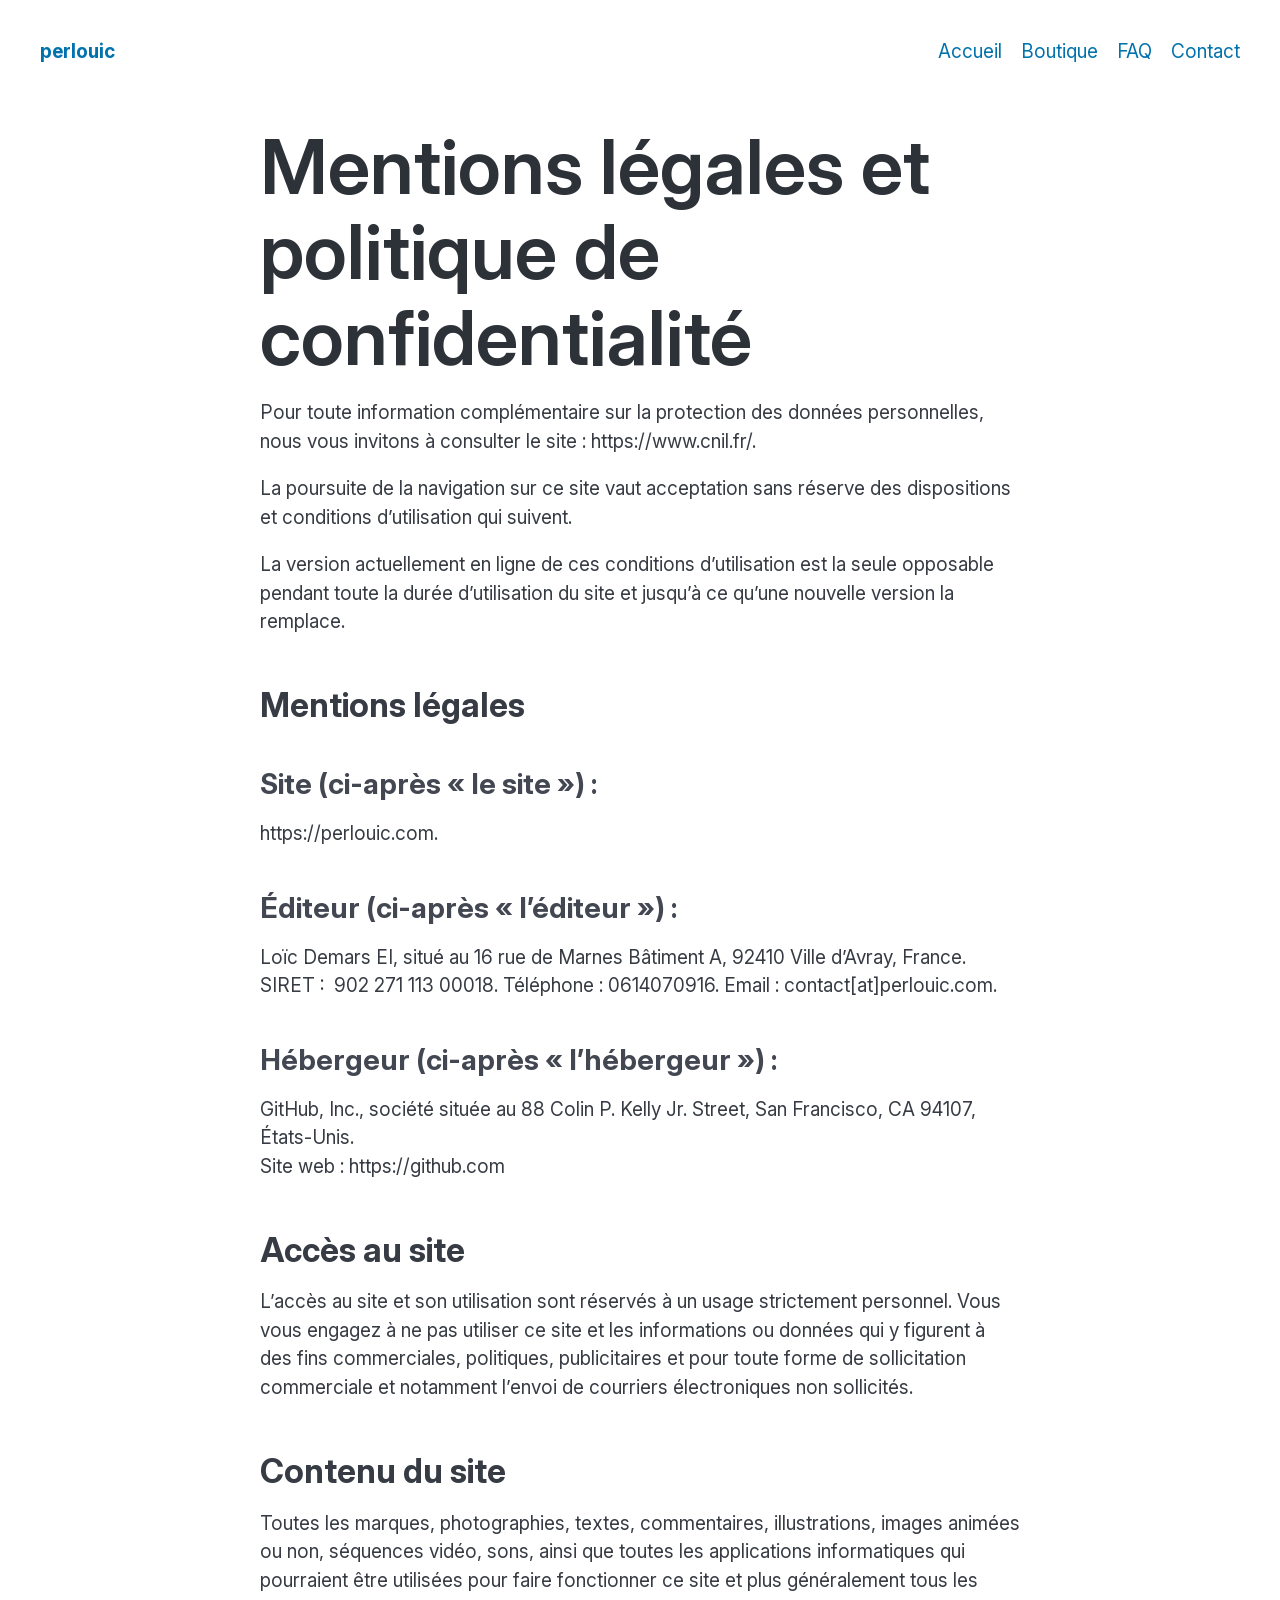
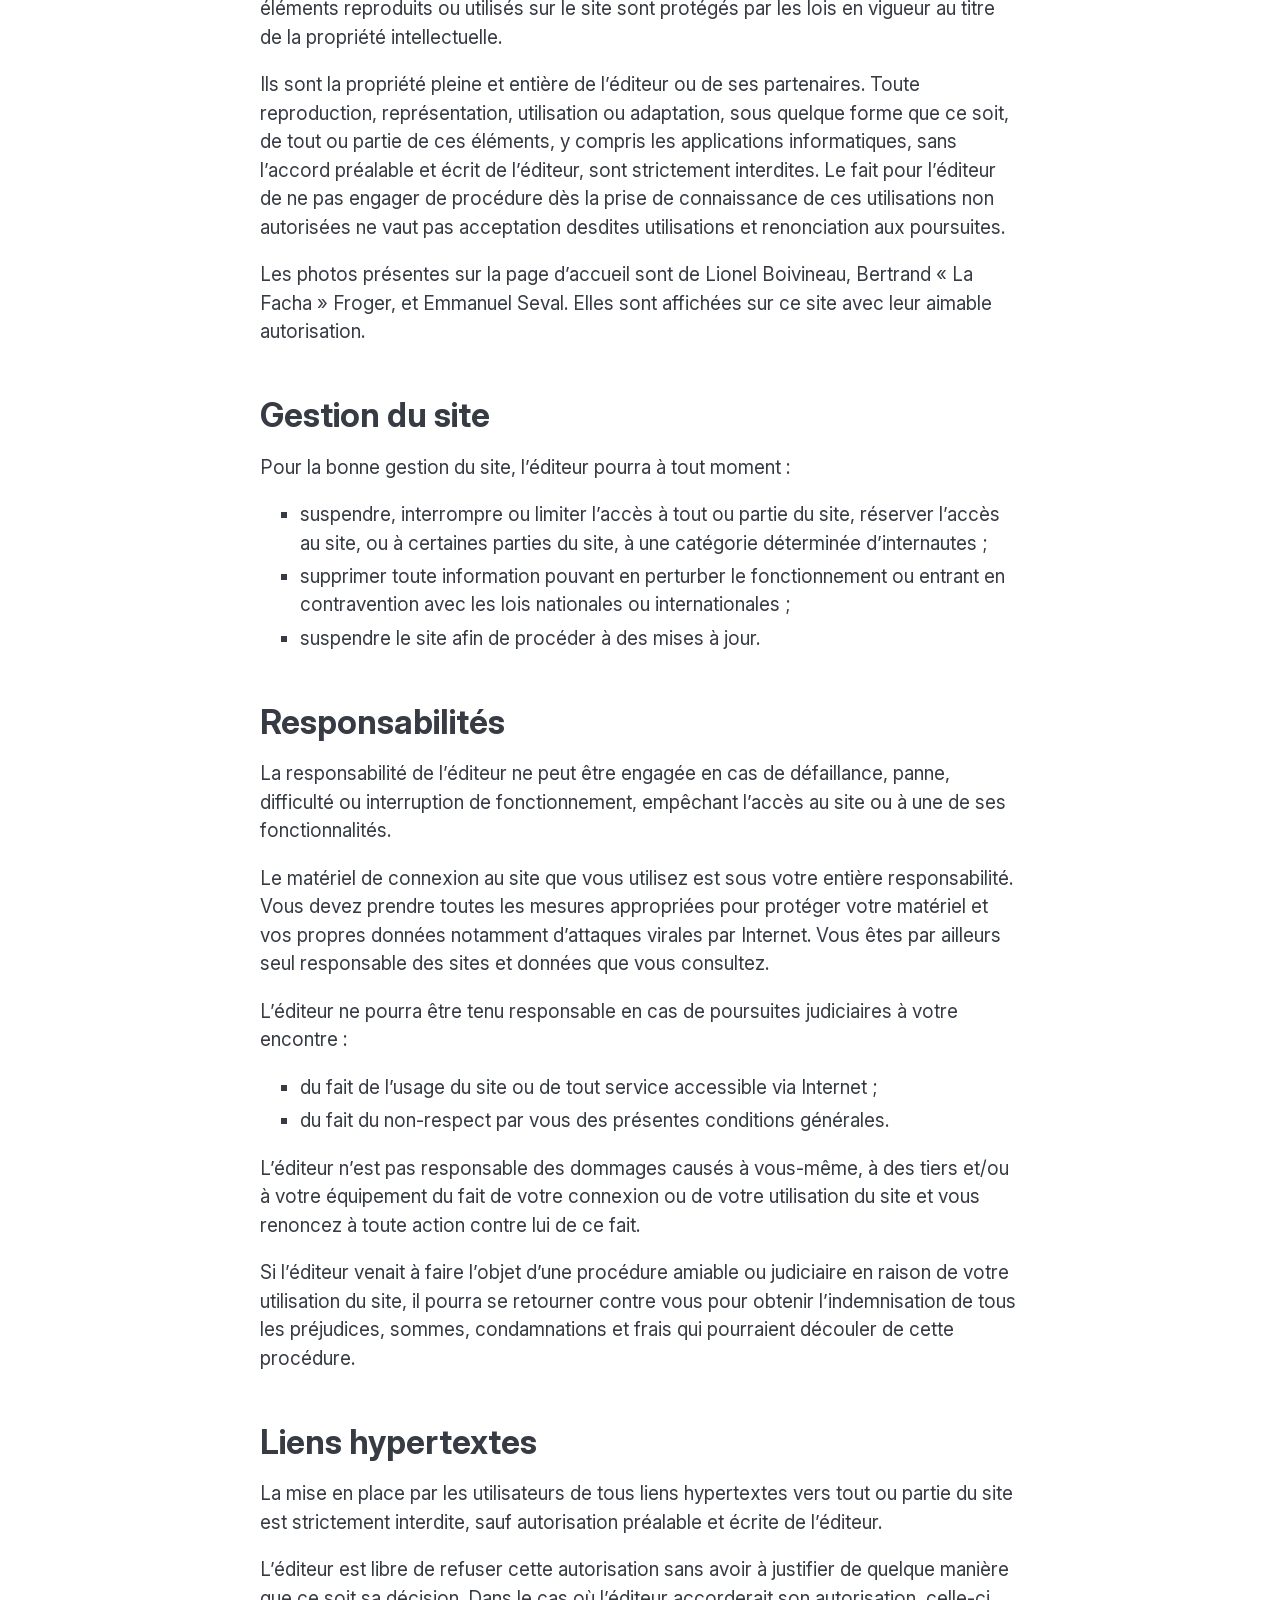
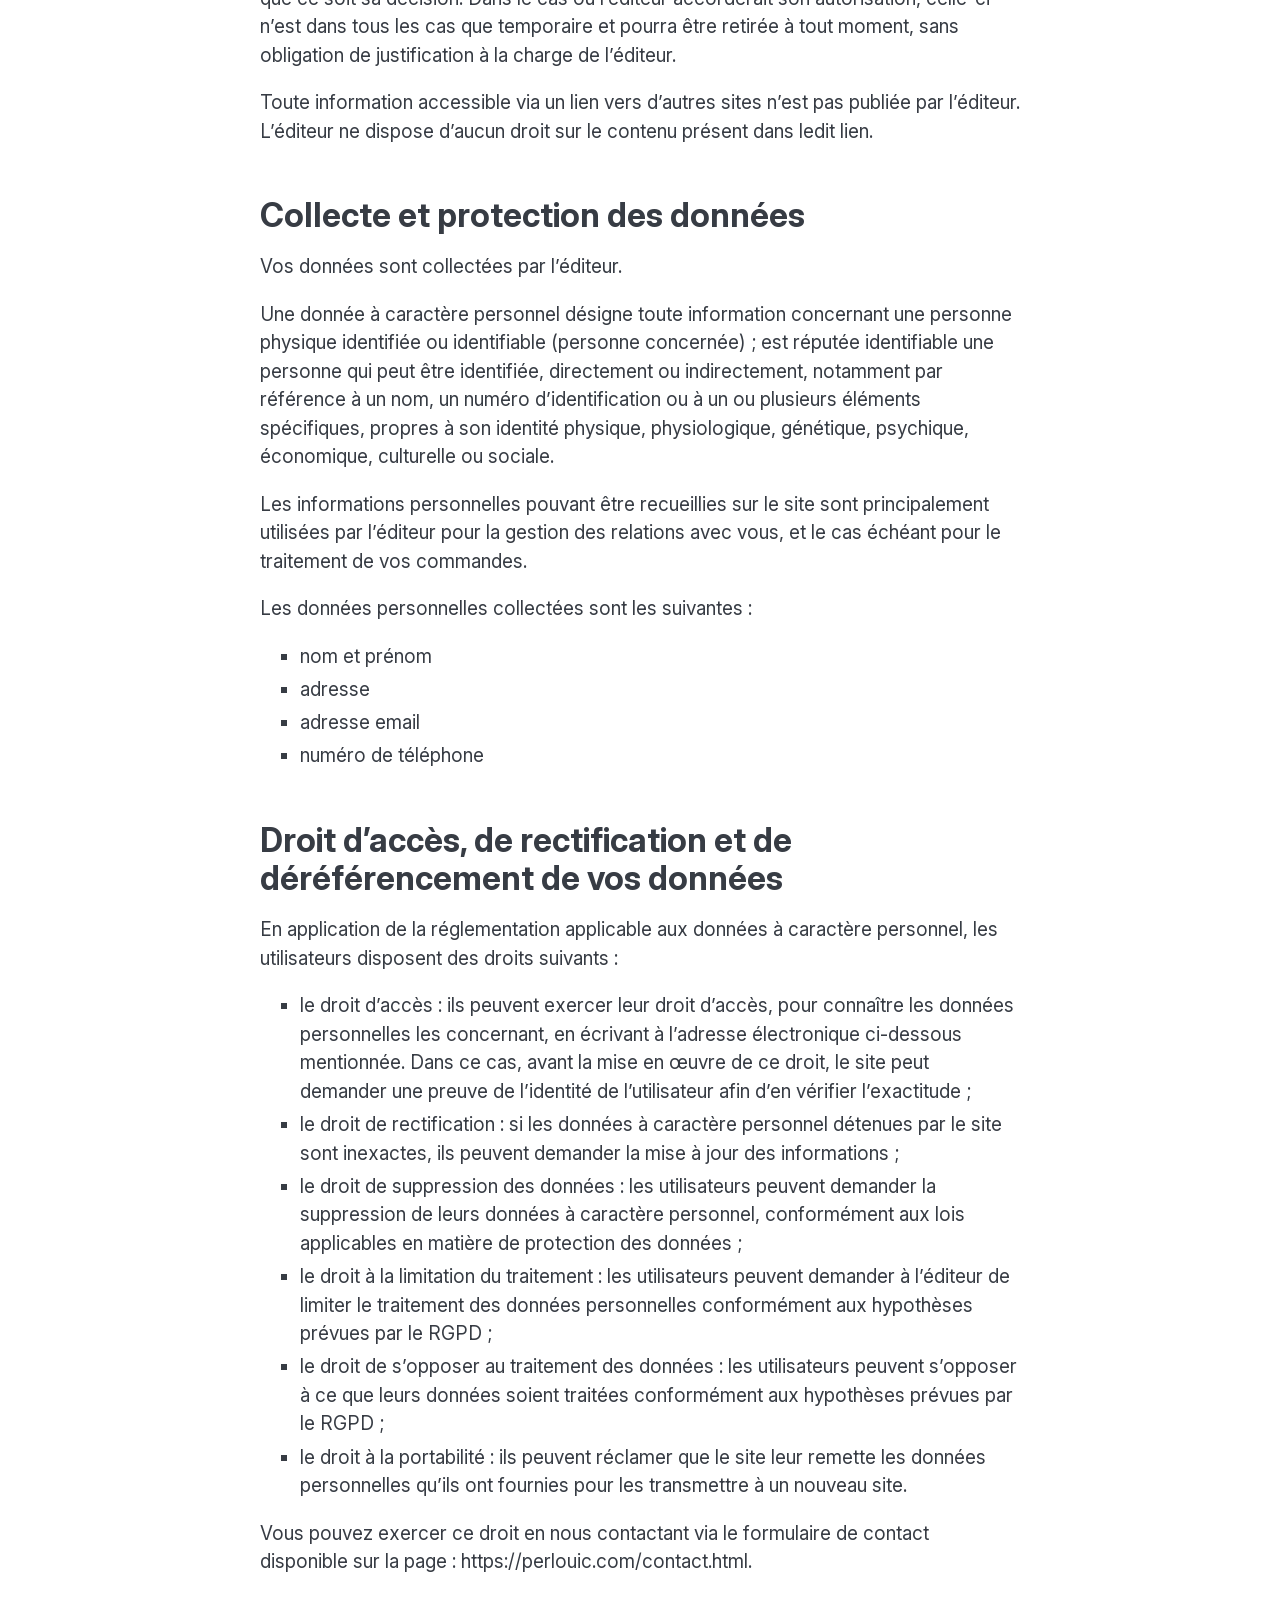
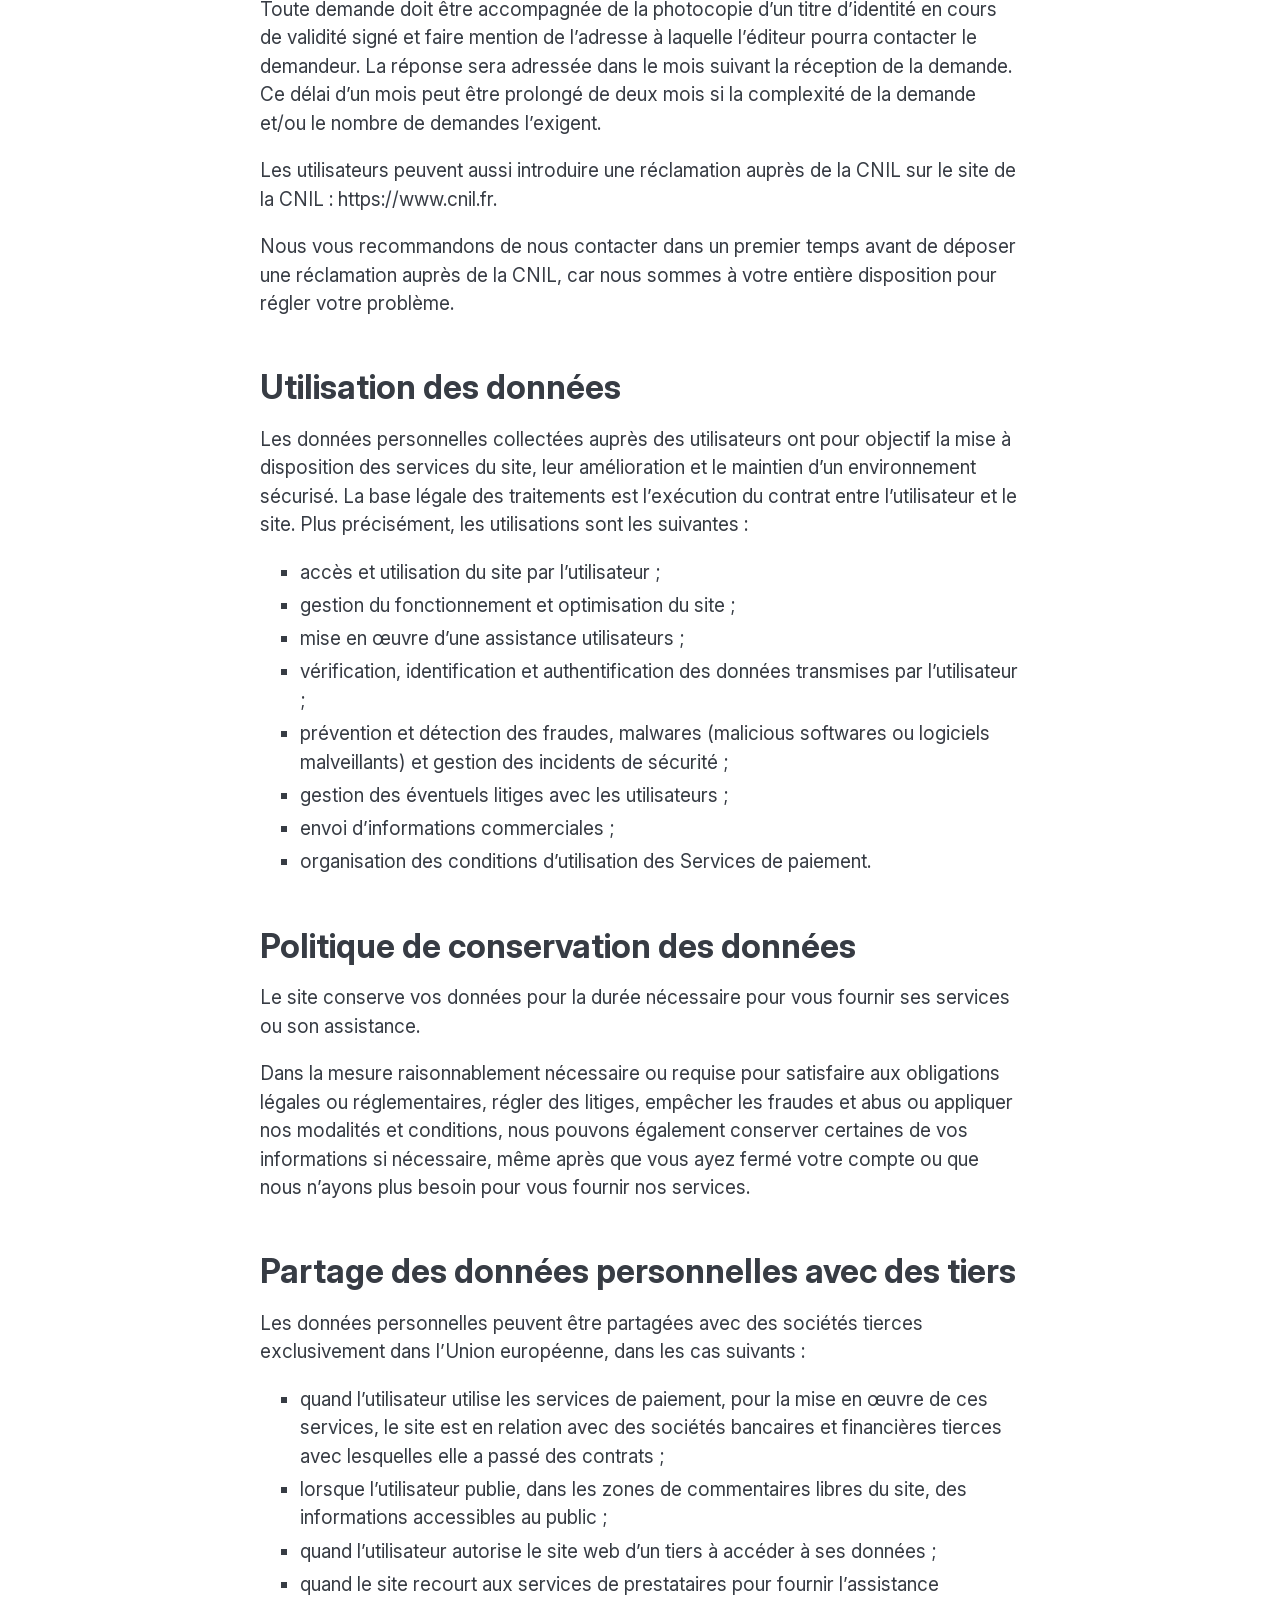
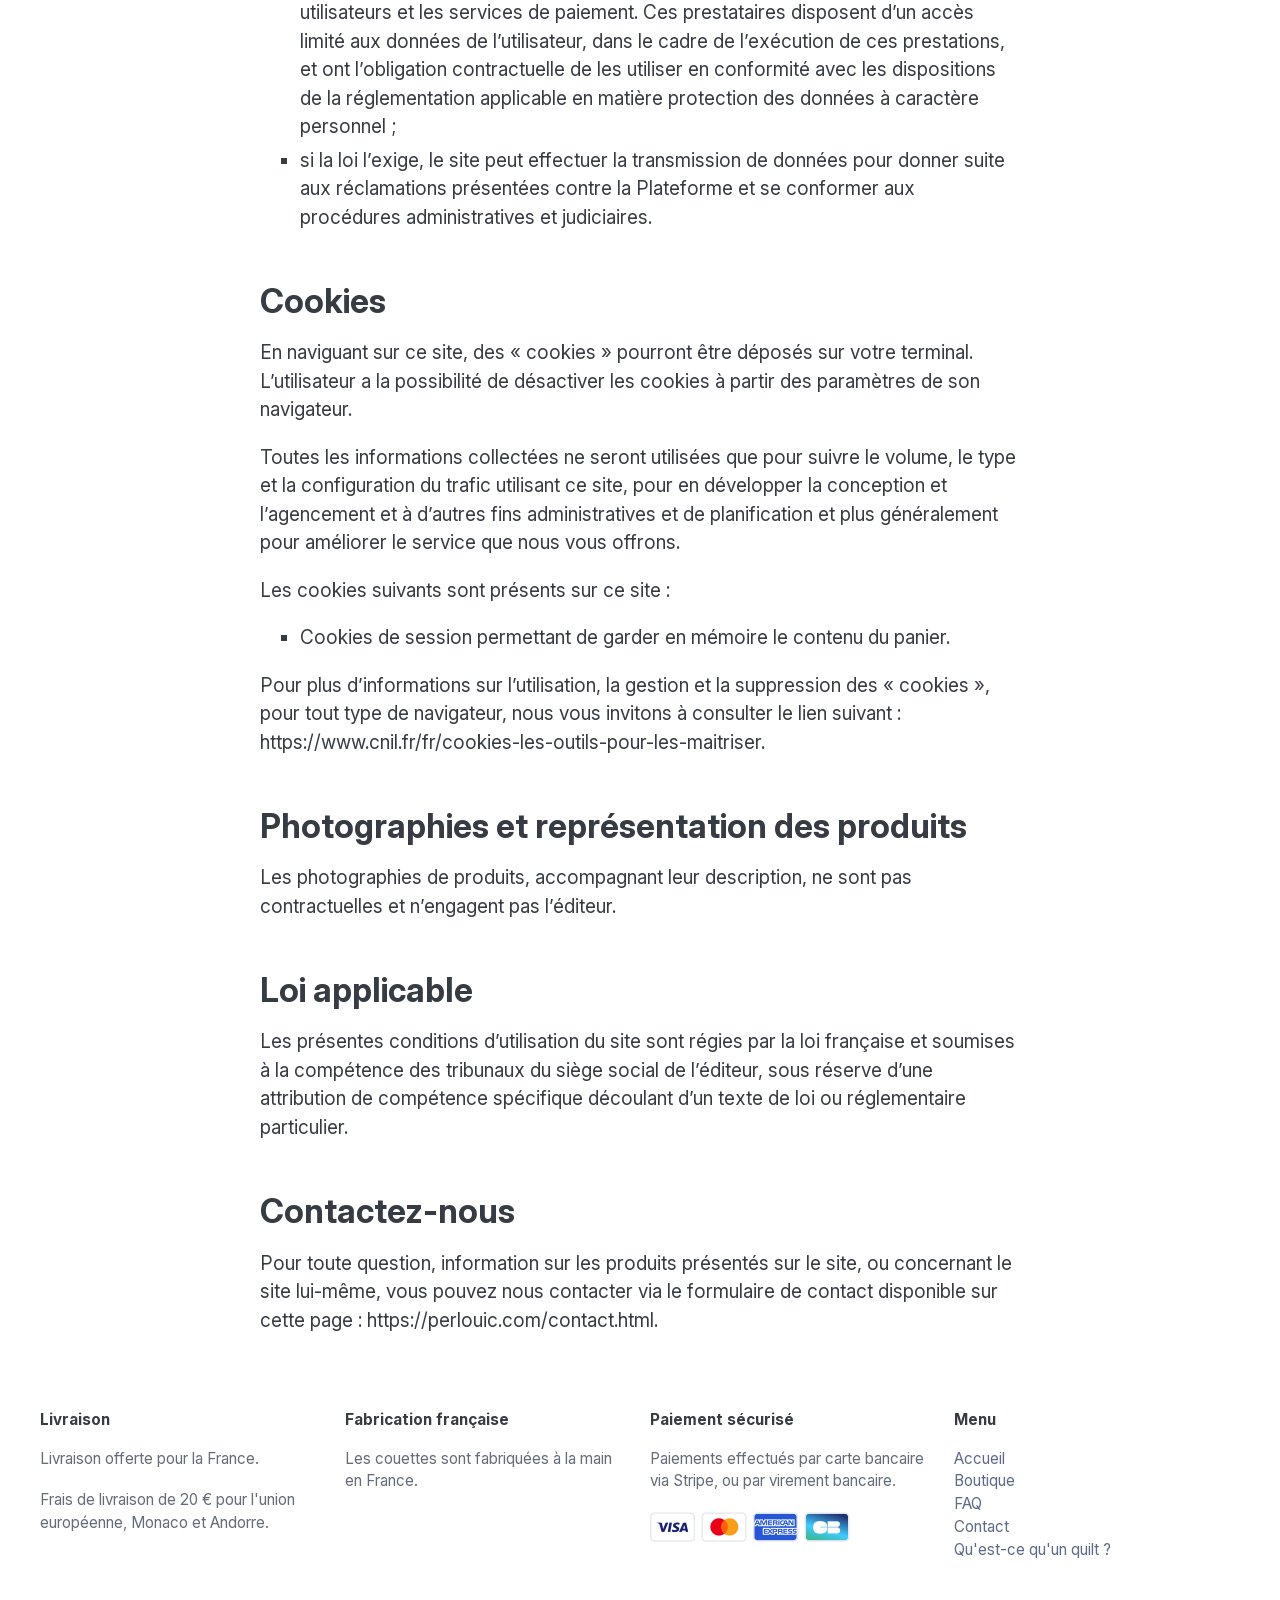
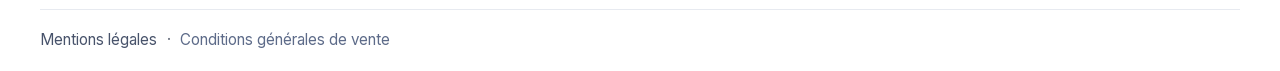
<file: mentions-legales.html>
<!DOCTYPE html>
<html lang="fr">

<head>
    <meta charset="UTF-8">
    <meta name="robots" content="noindex, nofollow">
    <meta name="viewport" content="width=device-width, initial-scale=1.0">
    <meta name="description" content="Mentions légales et politique de confidentialité du site perlouic.com">
    <title>Mentions légales et politique de confidentialité – Perlouic</title>
    <link rel="preload" href="assets/fonts/InterVariable.woff2" as="font" type="font/woff2" crossorigin>
    <link rel="stylesheet" href="assets/css/pico.min.css">
    <link rel="stylesheet" href="assets/css/styles.css">
    <link rel="icon" type="image/png" href="assets/img/favicon.png">
</head>

<body>
    <header>
        <div class="container">
            <a class="site-title" href="/"><strong>perlouic</strong></a>
            <nav aria-label="Menu principal">
                <ul>
                    <li><a href="/">Accueil</a></li>
                    <li><a href="/quilt-oro.html">Boutique</a></li>
                    <li><a href="/faq.html">FAQ</a></li>
                    <li><a href="/contact.html">Contact</a></li>
                </ul>
            </nav>
        </div>
    </header>
    <main class="container narrow">
        <section>

            <h1>Mentions légales et politique de confidentialité</h1>
            <p>Pour toute information complémentaire sur la protection des données personnelles, nous vous invitons à
                consulter le site : https://www.cnil.fr/.</p>
            <p>La poursuite de la navigation sur ce site vaut acceptation sans réserve des dispositions et conditions
                d&rsquo;utilisation qui suivent.</p>
            <p>La version actuellement en ligne de ces conditions d&rsquo;utilisation est la seule opposable pendant
                toute la durée d&rsquo;utilisation du site et jusqu&rsquo;à ce qu&rsquo;une nouvelle version la
                remplace.</p>
            <h2>Mentions légales</h2>
            <h3>Site (ci-après « le site ») :</h3>
            <p>https://perlouic.com.</p>
            <h3>Éditeur (ci-après « l&rsquo;éditeur ») :</h3>
            <p>Loïc Demars EI, situé au 16 rue de Marnes Bâtiment A, 92410 Ville d&rsquo;Avray, France. SIRET :
                &nbsp;902 271 113 00018. Téléphone : 0614070916. Email : contact[at]perlouic.com.</p>
            <h3>Hébergeur (ci-après « l&rsquo;hébergeur ») :</h3>
            <p>GitHub, Inc., société située au 88 Colin P. Kelly Jr. Street, San Francisco, CA 94107,
                États-Unis.<br>Site web : https://github.com</p>

            <h2>Accès au site</h2>
            <p>L&rsquo;accès au site et son utilisation sont réservés à un usage strictement personnel. Vous vous
                engagez à ne pas utiliser ce site et les informations ou données qui y figurent à des fins commerciales,
                politiques, publicitaires et pour toute forme de sollicitation commerciale et notamment l&rsquo;envoi de
                courriers électroniques non sollicités.</p>

            <h2>Contenu du site</h2>
            <p>Toutes les marques, photographies, textes, commentaires, illustrations, images animées ou non, séquences
                vidéo, sons, ainsi que toutes les applications informatiques qui pourraient être utilisées pour faire
                fonctionner ce site et plus généralement tous les éléments reproduits ou utilisés sur le site sont
                protégés par les lois en vigueur au titre de la propriété intellectuelle.</p>
            <p>Ils sont la propriété pleine et entière de l&rsquo;éditeur ou de ses partenaires. Toute reproduction,
                représentation, utilisation ou adaptation, sous quelque forme que ce soit, de tout ou partie de ces
                éléments, y compris les applications informatiques, sans l&rsquo;accord préalable et écrit de
                l&rsquo;éditeur, sont strictement interdites. Le fait pour l&rsquo;éditeur de ne pas engager de
                procédure dès la prise de connaissance de ces utilisations non autorisées ne vaut pas acceptation
                desdites utilisations et renonciation aux poursuites.</p>
            <p>Les photos présentes sur la page d&rsquo;accueil sont de Lionel Boivineau, Bertrand « La Facha » Froger,
                et Emmanuel Seval. Elles sont affichées sur ce site avec leur aimable autorisation.</p>

            <h2>Gestion du site</h2>
            <p>Pour la bonne gestion du site, l&rsquo;éditeur pourra à tout moment :</p>
            <ul>
                <li>suspendre, interrompre ou limiter l&rsquo;accès à tout ou partie du site, réserver l&rsquo;accès au
                    site, ou à certaines parties du site, à une catégorie déterminée d&rsquo;internautes ;</li>
                <li>supprimer toute information pouvant en perturber le fonctionnement ou entrant en contravention avec
                    les lois nationales ou internationales ;</li>
                <li>suspendre le site afin de procéder à des mises à jour.</li>
            </ul>

            <h2>Responsabilités</h2>
            <p>La responsabilité de l&rsquo;éditeur ne peut être engagée en cas de défaillance, panne, difficulté ou
                interruption de fonctionnement, empêchant l&rsquo;accès au site ou à une de ses fonctionnalités.</p>
            <p>Le matériel de connexion au site que vous utilisez est sous votre entière responsabilité. Vous devez
                prendre toutes les mesures appropriées pour protéger votre matériel et vos propres données notamment
                d&rsquo;attaques virales par Internet. Vous êtes par ailleurs seul responsable des sites et données que
                vous consultez.</p>
            <p>L&rsquo;éditeur ne pourra être tenu responsable en cas de poursuites judiciaires à votre encontre :</p>
            <ul>
                <li>du fait de l&rsquo;usage du site ou de tout service accessible via Internet ;</li>
                <li>du fait du non-respect par vous des présentes conditions générales.</li>
            </ul>
            <p>L&rsquo;éditeur n&rsquo;est pas responsable des dommages causés à vous-même, à des tiers et/ou à votre
                équipement du fait de votre connexion ou de votre utilisation du site et vous renoncez à toute action
                contre lui de ce fait.</p>
            <p>Si l&rsquo;éditeur venait à faire l&rsquo;objet d&rsquo;une procédure amiable ou judiciaire en raison de
                votre utilisation du site, il pourra se retourner contre vous pour obtenir l&rsquo;indemnisation de tous
                les préjudices, sommes, condamnations et frais qui pourraient découler de cette procédure.</p>

            <h2>Liens hypertextes</h2>
            <p>La mise en place par les utilisateurs de tous liens hypertextes vers tout ou partie du site est
                strictement interdite, sauf autorisation préalable et écrite de l&rsquo;éditeur.</p>
            <p>L&rsquo;éditeur est libre de refuser cette autorisation sans avoir à justifier de quelque manière que ce
                soit sa décision. Dans le cas où l&rsquo;éditeur accorderait son autorisation, celle-ci n&rsquo;est dans
                tous les cas que temporaire et pourra être retirée à tout moment, sans obligation de justification à la
                charge de l&rsquo;éditeur.</p>
            <p>Toute information accessible via un lien vers d&rsquo;autres sites n&rsquo;est pas publiée par
                l&rsquo;éditeur. L&rsquo;éditeur ne dispose d&rsquo;aucun droit sur le contenu présent dans ledit lien.
            </p>
            <h2>Collecte et protection des données</h2>
            <p>Vos données sont collectées par l&rsquo;éditeur.</p>
            <p>Une donnée à caractère personnel désigne toute information concernant une personne physique identifiée ou
                identifiable (personne concernée) ; est réputée identifiable une personne qui peut être identifiée,
                directement ou indirectement, notamment par référence à un nom, un numéro d&rsquo;identification ou à un
                ou plusieurs éléments spécifiques, propres à son identité physique, physiologique, génétique, psychique,
                économique, culturelle ou sociale.</p>
            <p>Les informations personnelles pouvant être recueillies sur le site sont principalement utilisées par
                l&rsquo;éditeur pour la gestion des relations avec vous, et le cas échéant pour le traitement de vos
                commandes.</p>
            <p>Les données personnelles collectées sont les suivantes :</p>
            <ul>
                <li>nom et prénom</li>
                <li>adresse</li>
                <li>adresse email</li>
                <li>numéro de téléphone</li>
            </ul>

            <h2>Droit d’accès, de rectification et de déréférencement de vos données</h2>
            <p>En application de la réglementation applicable aux données à caractère personnel, les utilisateurs
                disposent des droits suivants :</p>
            <ul>
                <li>le droit d’accès : ils peuvent exercer leur droit d&rsquo;accès, pour connaître les données
                    personnelles les concernant, en écrivant à l&rsquo;adresse électronique ci-dessous mentionnée. Dans
                    ce cas, avant la mise en œuvre de ce droit, le site peut demander une preuve de l&rsquo;identité de
                    l&rsquo;utilisateur afin d&rsquo;en vérifier l&rsquo;exactitude ;</li>
                <li>le droit de rectification : si les données à caractère personnel détenues par le site sont
                    inexactes, ils peuvent demander la mise à jour des informations ;</li>
                <li>le droit de suppression des données : les utilisateurs peuvent demander la suppression de leurs
                    données à caractère personnel, conformément aux lois applicables en matière de protection des
                    données ;</li>
                <li>le droit à la limitation du traitement : les utilisateurs peuvent demander à l&rsquo;éditeur de
                    limiter le traitement des données personnelles conformément aux hypothèses prévues par le RGPD ;
                </li>
                <li>le droit de s’opposer au traitement des données : les utilisateurs peuvent s’opposer à ce que leurs
                    données soient traitées conformément aux hypothèses prévues par le RGPD ;</li>
                <li>le droit à la portabilité : ils peuvent réclamer que le site leur remette les données personnelles
                    qu&rsquo;ils ont fournies pour les transmettre à un nouveau site.</li>
            </ul>
            <p>Vous pouvez exercer ce droit en nous contactant via le formulaire de contact disponible sur la page :
                https://perlouic.com/contact.html.</p>
            <p>Toute demande doit être accompagnée de la photocopie d’un titre d’identité en cours de validité signé et
                faire mention de l’adresse à laquelle l&rsquo;éditeur pourra contacter le demandeur. La réponse sera
                adressée dans le mois suivant la réception de la demande. Ce délai d&rsquo;un mois peut être prolongé de
                deux mois si la complexité de la demande et/ou le nombre de demandes l&rsquo;exigent.</p>
            <p>Les utilisateurs peuvent aussi introduire une réclamation auprès de la CNIL sur le site de la CNIL :
                https://www.cnil.fr.</p>
            <p>Nous vous recommandons de nous contacter dans un premier temps avant de déposer une réclamation auprès de
                la CNIL, car nous sommes à votre entière disposition pour régler votre problème.</p>

            <h2>Utilisation des données</h2>
            <p>Les données personnelles collectées auprès des utilisateurs ont pour objectif la mise à disposition des
                services du site, leur amélioration et le maintien d&rsquo;un environnement sécurisé. La base légale des
                traitements est l’exécution du contrat entre l’utilisateur et le site. Plus précisément, les
                utilisations sont les suivantes :</p>
            <ul>
                <li>accès et utilisation du site par l&rsquo;utilisateur ;</li>
                <li>gestion du fonctionnement et optimisation du site ;</li>
                <li>mise en œuvre d&rsquo;une assistance utilisateurs ;</li>
                <li>vérification, identification et authentification des données transmises par l&rsquo;utilisateur ;
                </li>
                <li>prévention et détection des fraudes, malwares (malicious softwares ou logiciels malveillants) et
                    gestion des incidents de sécurité ;</li>
                <li>gestion des éventuels litiges avec les utilisateurs ;</li>
                <li>envoi d&rsquo;informations commerciales ;</li>
                <li>organisation des conditions d&rsquo;utilisation des Services de paiement.</li>
            </ul>

            <h2>Politique de conservation des données</h2>
            <p>Le site conserve vos données pour la durée nécessaire pour vous fournir ses services ou son assistance.
            </p>
            <p>Dans la mesure raisonnablement nécessaire ou requise pour satisfaire aux obligations légales ou
                réglementaires, régler des litiges, empêcher les fraudes et abus ou appliquer nos modalités et
                conditions, nous pouvons également conserver certaines de vos informations si nécessaire, même après que
                vous ayez fermé votre compte ou que nous n&rsquo;ayons plus besoin pour vous fournir nos services.</p>

            <h2>Partage des données personnelles avec des tiers</h2>
            <p>Les données personnelles peuvent être partagées avec des sociétés tierces exclusivement dans l’Union
                européenne, dans les cas suivants :</p>
            <ul>
                <li>quand l&rsquo;utilisateur utilise les services de paiement, pour la mise en œuvre de ces services,
                    le site est en relation avec des sociétés bancaires et financières tierces avec lesquelles elle a
                    passé des contrats ;</li>
                <li>lorsque l&rsquo;utilisateur publie, dans les zones de commentaires libres du site, des informations
                    accessibles au public ;</li>
                <li>quand l&rsquo;utilisateur autorise le site web d&rsquo;un tiers à accéder à ses données ;</li>
                <li>quand le site recourt aux services de prestataires pour fournir l&rsquo;assistance utilisateurs et
                    les services de paiement. Ces prestataires disposent d&rsquo;un accès limité aux données de
                    l&rsquo;utilisateur, dans le cadre de l&rsquo;exécution de ces prestations, et ont
                    l&rsquo;obligation contractuelle de les utiliser en conformité avec les dispositions de la
                    réglementation applicable en matière protection des données à caractère personnel ;</li>
                <li>si la loi l&rsquo;exige, le site peut effectuer la transmission de données pour donner suite aux
                    réclamations présentées contre la Plateforme et se conformer aux procédures administratives et
                    judiciaires.</li>
            </ul>

            <!-- <h2>Offres commerciales</h2>
            <p>Si vous êtes abonné à la newsletter, vous êtes susceptible de recevoir des offres commerciales de l&rsquo;éditeur. Si vous ne souhaitez plus recevoir ces offres, veuillez cliquer sur le lien de désinscription qui apparait en bas des newsletters ou en nous contactant via le formulaire de contact disponible sur la page : https://perlouic.com/contact/.</p>
            <p>Si, lors de la consultation du site, vous accédez à des données à caractère personnel, vous devez vous abstenir de toute collecte, de toute utilisation non autorisée et de tout acte pouvant constituer une atteinte à la vie privée ou à la réputation des personnes. L&rsquo;éditeur décline toute responsabilité à cet égard.</p>
            <p>Les données sont conservées et utilisées pour une durée conforme à la législation en vigueur.</p>
             -->

            <h2>Cookies</h2>
            <p>En naviguant sur ce site, des « cookies » pourront être déposés sur votre terminal. L&rsquo;utilisateur a
                la possibilité de désactiver les cookies à partir des paramètres de son navigateur.</p>
            <p>Toutes les informations collectées ne seront utilisées que pour suivre le volume, le type et la
                configuration du trafic utilisant ce site, pour en développer la conception et l&rsquo;agencement et à
                d&rsquo;autres fins administratives et de planification et plus généralement pour améliorer le service
                que nous vous offrons.</p>
            <p>Les cookies suivants sont présents sur ce site :</p>
            <ul>
                <!-- <li>Google analytics : permet de mesurer l&rsquo;audience du site ;</li> -->
                <li>Cookies de session permettant de garder en mémoire le contenu du panier.</li>
            </ul>
            <p>Pour plus d’informations sur l’utilisation, la gestion et la suppression des « cookies », pour tout type
                de navigateur, nous vous invitons à consulter le lien suivant :
                https://www.cnil.fr/fr/cookies-les-outils-pour-les-maitriser.</p>

            <h2>Photographies et représentation des produits</h2>
            <p>Les photographies de produits, accompagnant leur description, ne sont pas contractuelles et
                n&rsquo;engagent pas l&rsquo;éditeur.</p>

            <h2>Loi applicable</h2>
            <p>Les présentes conditions d&rsquo;utilisation du site sont régies par la loi française et soumises à la
                compétence des tribunaux du siège social de l&rsquo;éditeur, sous réserve d&rsquo;une attribution de
                compétence spécifique découlant d&rsquo;un texte de loi ou réglementaire particulier.</p>

            <h2>Contactez-nous</h2>
            <p>Pour toute question, information sur les produits présentés sur le site, ou concernant le site lui-même,
                vous pouvez nous contacter via le formulaire de contact disponible sur cette page :
                https://perlouic.com/contact.html.</p>
        </section>
    </main>

    <footer>
        <div class="container">
            <section class="grid">
                <div>
                    <h2>Livraison</h2>
                    <p>Livraison offerte pour la France.</p>
                    <p>Frais de livraison de 20 € pour l'union européenne, Monaco et Andorre.</p>
                </div>
                <div>
                    <h2>Fabrication française</h2>
                    <p>Les couettes sont fabriquées à la main en France.</p>
                </div>
                <div>
                    <h2>Paiement sécurisé</h2>
                    <p>Paiements effectués par carte bancaire via Stripe, ou par virement bancaire.</p>
                    <img src="assets/img/payment-method-icons.png" width="200" height="30"
                        alt="Moyens de paiement : Visa, Mastercard, AMEX, CB">
                </div>
                <div>
                    <h2>Menu</h2>
                    <aside>
                        <nav aria-label="Navigation secondaire">
                            <ul>
                                <li><a class="secondary" href="/">Accueil</a></li>
                                <li><a class="secondary" href="/quilt-oro.html">Boutique</a></li>
                                <li><a class="secondary" href="/faq.html">FAQ</a></li>
                                <li><a class="secondary" href="/contact.html">Contact</a></li>
                                <li><a class="secondary" href="/qu-est-ce-qu-un-quilt.html">Qu'est-ce qu'un quilt ?</a>
                                </li>
                            </ul>
                        </nav>
                    </aside>
                </div>
            </section>
            <hr>
            <nav class="legal" aria-label="Liens légaux">
                <ul>
                    <li><a class="secondary" href="/mentions-legales.html" aria-current="page">Mentions légales</a></li>
                    <li><a class="secondary" href="/conditions-generales-de-vente.html">Conditions générales de vente</a>
                    </li>
                </ul>
            </nav>
        </div>
    </footer>
</body>

</html>
</file>
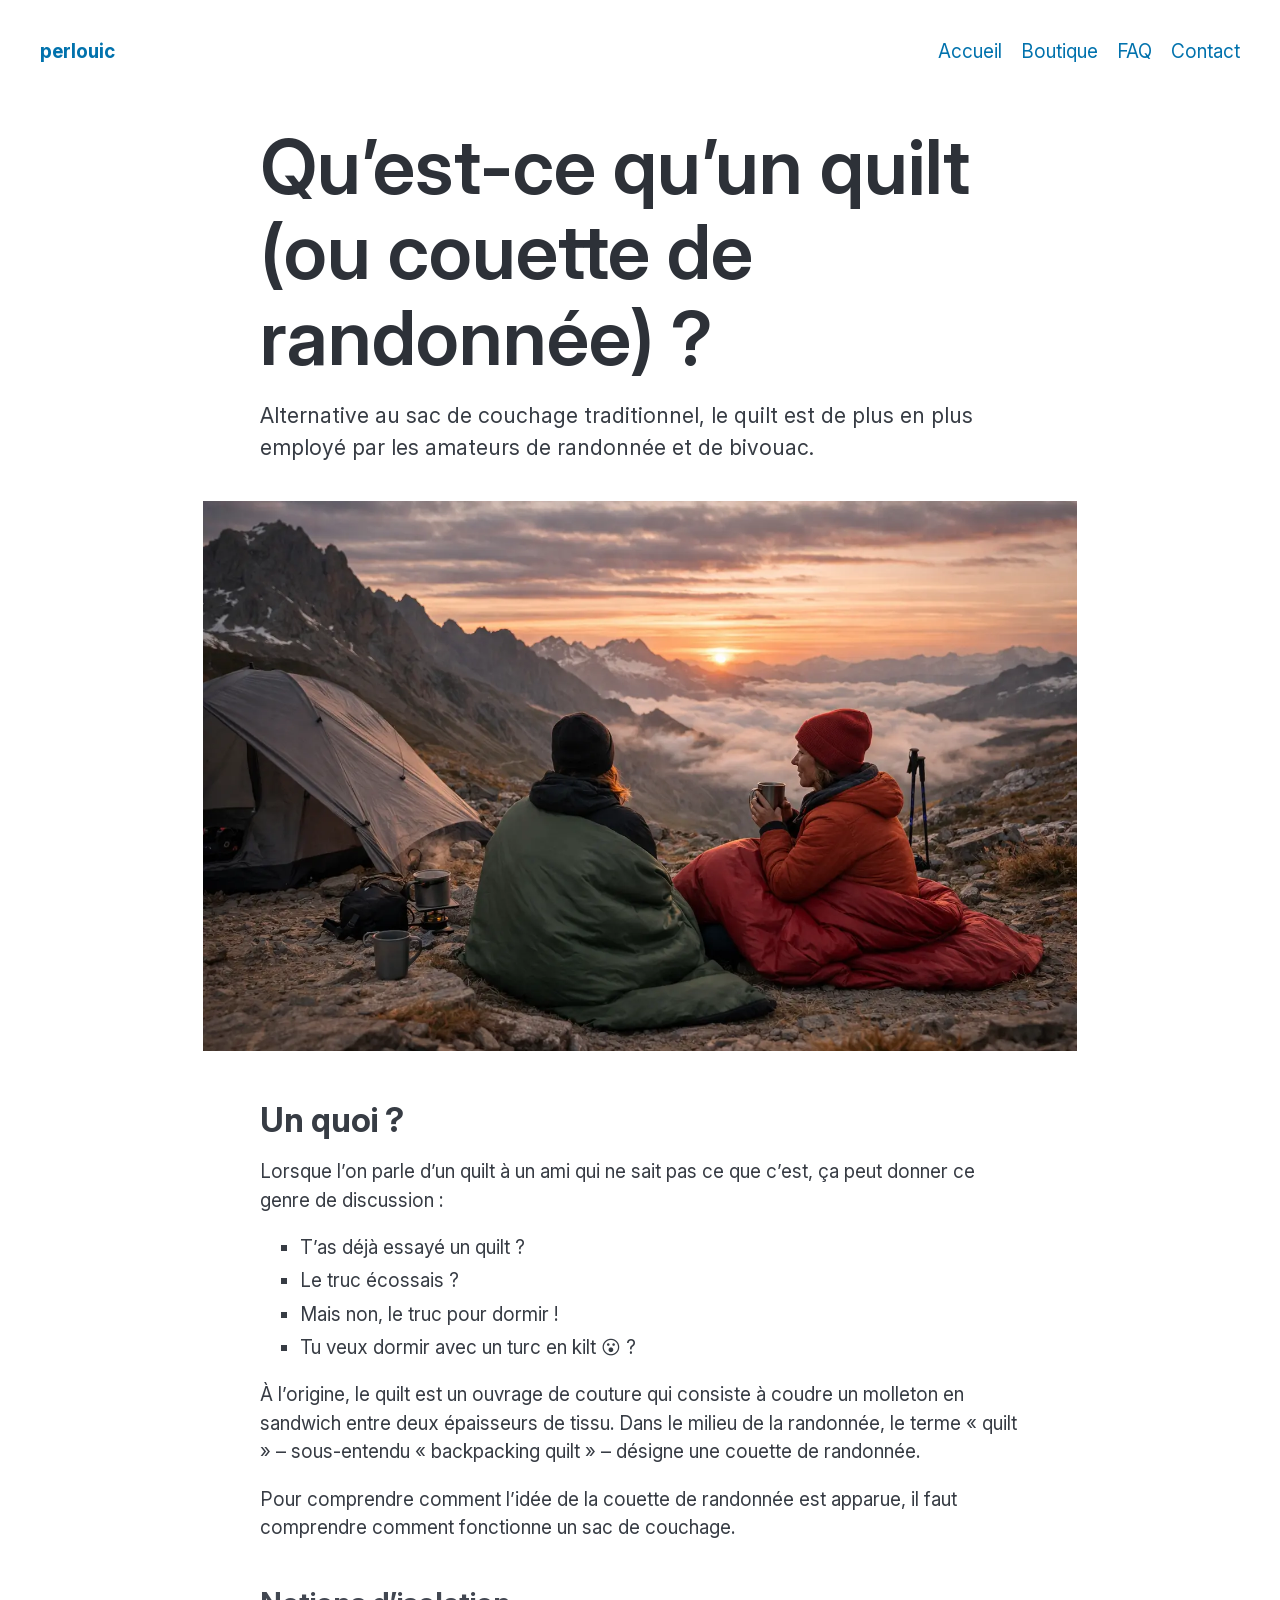
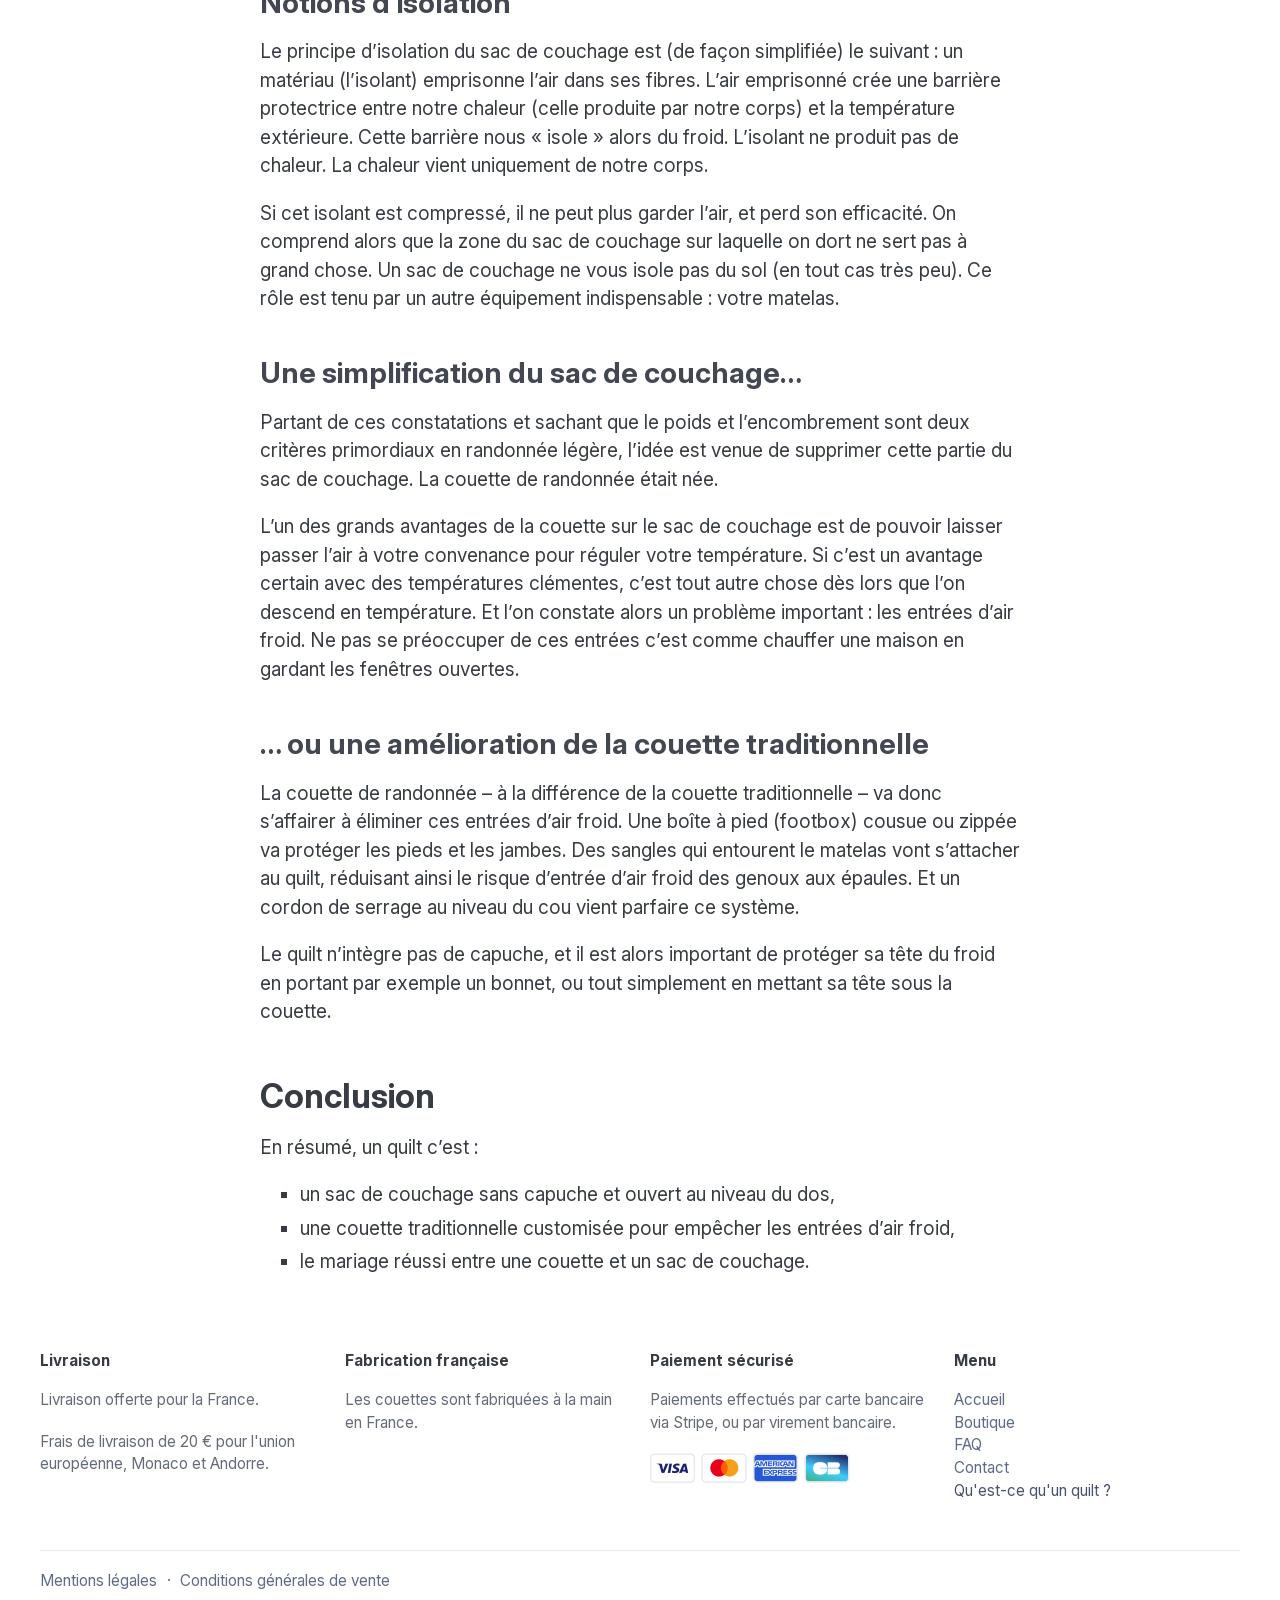
<file: qu-est-ce-qu-un-quilt.html>
<!DOCTYPE html>
<html lang="fr">

<head>
    <meta charset="UTF-8">
    <meta name="viewport" content="width=device-width, initial-scale=1.0">
    <meta name="description"
        content="Alternative au sac de couchage traditionnel, le quilt est de plus en plus employé par les amateurs de randonnée et de bivouac.">
    <title>Qu’est-ce qu’un quilt (ou couette de randonnée) ? – Perlouic</title>
    <link rel="preload" href="assets/fonts/InterVariable.woff2" as="font" type="font/woff2" crossorigin>
    <link rel="stylesheet" href="assets/css/pico.min.css">
    <link rel="stylesheet" href="assets/css/styles.css">
    <link rel="icon" type="image/png" href="assets/img/favicon.png">
</head>

<body>
    <header>
        <div class="container">
            <a class="site-title" href="/"><strong>perlouic</strong></a>
            <nav aria-label="Menu principal">
                <ul>
                    <li><a href="/">Accueil</a></li>
                    <li><a href="/quilt-oro.html">Boutique</a></li>
                    <li><a href="/faq.html">FAQ</a></li>
                    <li><a href="/contact.html">Contact</a></li>
                </ul>
            </nav>
        </div>
    </header>
    <main class="container narrow">
        <section>
            <h1>Qu’est-ce qu’un quilt (ou couette de randonnée) ?</h1>
            <p class="lead">Alternative au sac de couchage traditionnel, le quilt est de plus en plus employé par les
                amateurs de randonnée et de bivouac.</p>
            <figure class="bleed"><img class="hero" src="assets/img/bivouac-quilt-alpes.webp"
                    alt="Deux femmes font un bivouac dans les Alpes avec leurs quilts - Photo générée avec l'IA">
            </figure>
            <h2>Un quoi ?</h2>
            <p>Lorsque l&rsquo;on parle d&rsquo;un quilt à un ami qui ne sait pas ce que c&rsquo;est, ça peut donner ce
                genre de discussion :</p>
            <ul>
                <li>T&rsquo;as déjà essayé un quilt ?</li>
                <li>Le truc écossais ?</li>
                <li>Mais non, le truc pour dormir !</li>
                <li>Tu veux dormir avec un turc en kilt 😮 ?</li>
            </ul>
            <p>À l&rsquo;origine, le quilt est un ouvrage de couture qui consiste à coudre un molleton en sandwich entre
                deux épaisseurs de tissu. Dans le milieu de la randonnée, le terme « quilt » &#8211; sous-entendu «
                backpacking quilt » &#8211; désigne une couette de randonnée.</p>
            <p>Pour comprendre comment l&rsquo;idée de la couette de randonnée est apparue, il faut comprendre comment
                fonctionne un sac de couchage.</p>

            <h3>Notions d&rsquo;isolation</h3>
            <p>Le principe d&rsquo;isolation du sac de couchage est (de façon simplifiée) le suivant : un matériau
                (l&rsquo;isolant) emprisonne l&rsquo;air dans ses fibres. L&rsquo;air emprisonné crée une barrière
                protectrice entre notre chaleur (celle produite par notre corps) et la température extérieure. Cette
                barrière nous « isole » alors du froid. L&rsquo;isolant ne produit pas de chaleur. La chaleur vient
                uniquement de notre corps.</p>
            <p>Si cet isolant est compressé, il ne peut plus garder l&rsquo;air, et perd son efficacité. On comprend
                alors que la zone du sac de couchage sur laquelle on dort ne sert pas à grand chose. Un sac de couchage
                ne vous isole pas du sol (en tout cas très peu). Ce rôle est tenu par un autre équipement indispensable
                : votre matelas.</p>
            <h3>Une simplification du sac de couchage&#8230;</h3>
            <p>Partant de ces constatations et sachant que le poids et l&rsquo;encombrement sont deux critères
                primordiaux en randonnée légère, l&rsquo;idée est venue de supprimer cette partie du sac de couchage. La
                couette de randonnée était née.</p>
            <p>L&rsquo;un des grands avantages de la couette sur le sac de couchage est de pouvoir laisser passer
                l&rsquo;air à votre convenance pour réguler votre température. Si c&rsquo;est un avantage certain avec
                des températures clémentes, c&rsquo;est tout autre chose dès lors que l&rsquo;on descend en température.
                Et l&rsquo;on constate alors un problème important : les entrées d&rsquo;air froid. Ne pas se préoccuper
                de ces entrées c&rsquo;est comme chauffer une maison en gardant les fenêtres ouvertes.</p>

            <h3>&#8230; ou une amélioration de la couette traditionnelle</h3>
            <p>La couette de randonnée &#8211; à la différence de la couette traditionnelle &#8211; va donc
                s&rsquo;affairer à éliminer ces entrées d&rsquo;air froid. Une boîte à pied (footbox) cousue ou zippée
                va protéger les pieds et les jambes. Des sangles qui entourent le matelas vont s&rsquo;attacher au
                quilt, réduisant ainsi le risque d&rsquo;entrée d&rsquo;air froid des genoux aux épaules. Et un cordon
                de serrage au niveau du cou vient parfaire ce système.</p>
            <p>Le quilt n&rsquo;intègre pas de capuche, et il est alors important de protéger sa tête du froid en
                portant par exemple un bonnet, ou tout simplement en mettant sa tête sous la couette.</p>

            <h2>Conclusion</h2>
            <p>En résumé, un quilt c&rsquo;est :</p>
            <ul>
                <li>un sac de couchage sans capuche et ouvert au niveau du dos,</li>
                <li>une couette traditionnelle customisée pour empêcher les entrées d&rsquo;air froid,</li>
                <li>le mariage réussi entre une couette et un sac de couchage.</li>
            </ul>
        </section>
    </main>

    <footer>
        <div class="container">
            <section class="grid">
                <div>
                    <h2>Livraison</h2>
                    <p>Livraison offerte pour la France.</p>
                    <p>Frais de livraison de 20 € pour l'union européenne, Monaco et Andorre.</p>
                </div>
                <div>
                    <h2>Fabrication française</h2>
                    <p>Les couettes sont fabriquées à la main en France.</p>
                </div>
                <div>
                    <h2>Paiement sécurisé</h2>
                    <p>Paiements effectués par carte bancaire via Stripe, ou par virement bancaire.</p>
                    <img src="assets/img/payment-method-icons.png" width="200" height="30"
                        alt="Moyens de paiement : Visa, Mastercard, AMEX, CB">
                </div>
                <div>
                    <h2>Menu</h2>
                    <aside>
                        <nav aria-label="Navigation secondaire">
                            <ul>
                                <li><a class="secondary" href="/">Accueil</a></li>
                                <li><a class="secondary" href="/quilt-oro.html">Boutique</a></li>
                                <li><a class="secondary" href="/faq.html">FAQ</a></li>
                                <li><a class="secondary" href="/contact.html">Contact</a></li>
                                <li><a class="secondary" href="/qu-est-ce-qu-un-quilt.html" aria-current="page">Qu'est-ce
                                        qu'un quilt ?</a></li>
                            </ul>
                        </nav>
                    </aside>
                </div>
            </section>
            <hr>
            <nav class="legal" aria-label="Liens légaux">
                <ul>
                    <li><a class="secondary" href="/mentions-legales.html">Mentions légales</a></li>
                    <li><a class="secondary" href="/conditions-generales-de-vente.html">Conditions générales de vente</a>
                    </li>
                </ul>
            </nav>
        </div>
    </footer>
</body>

</html>
</file>
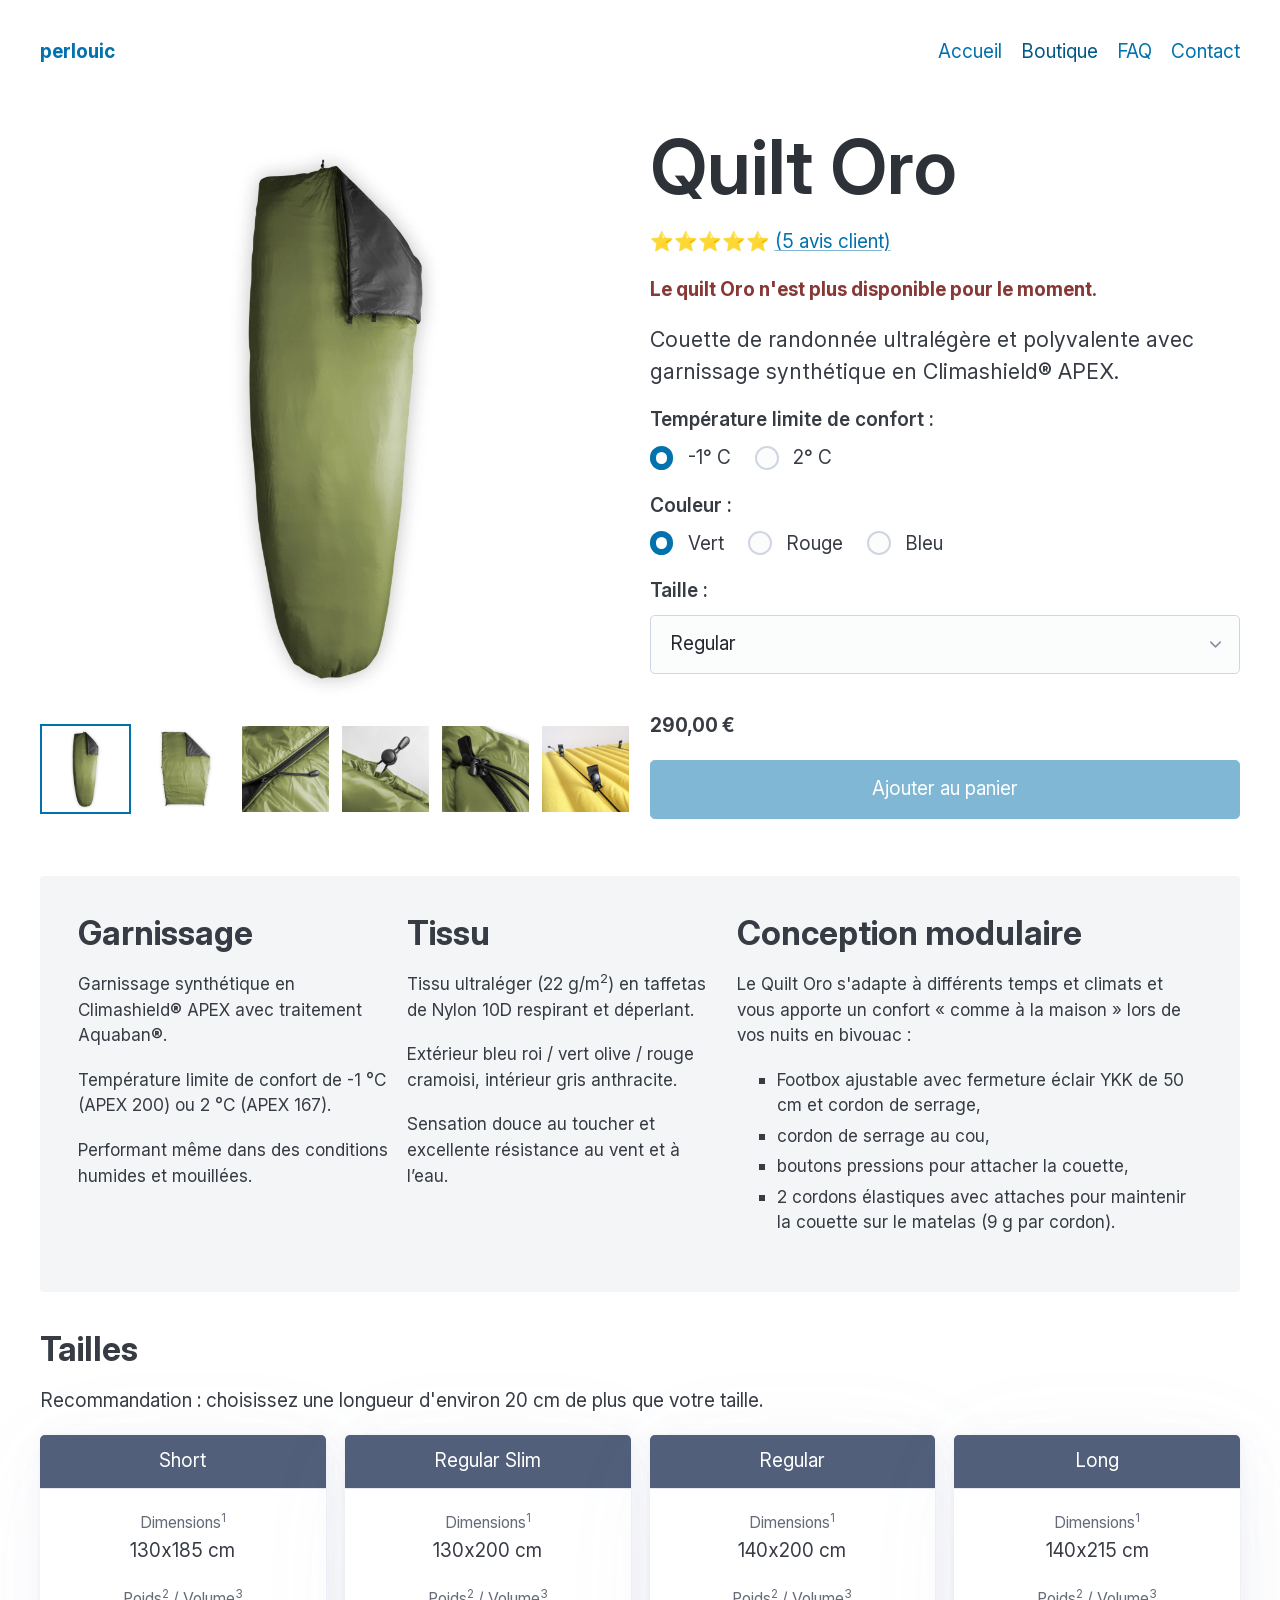
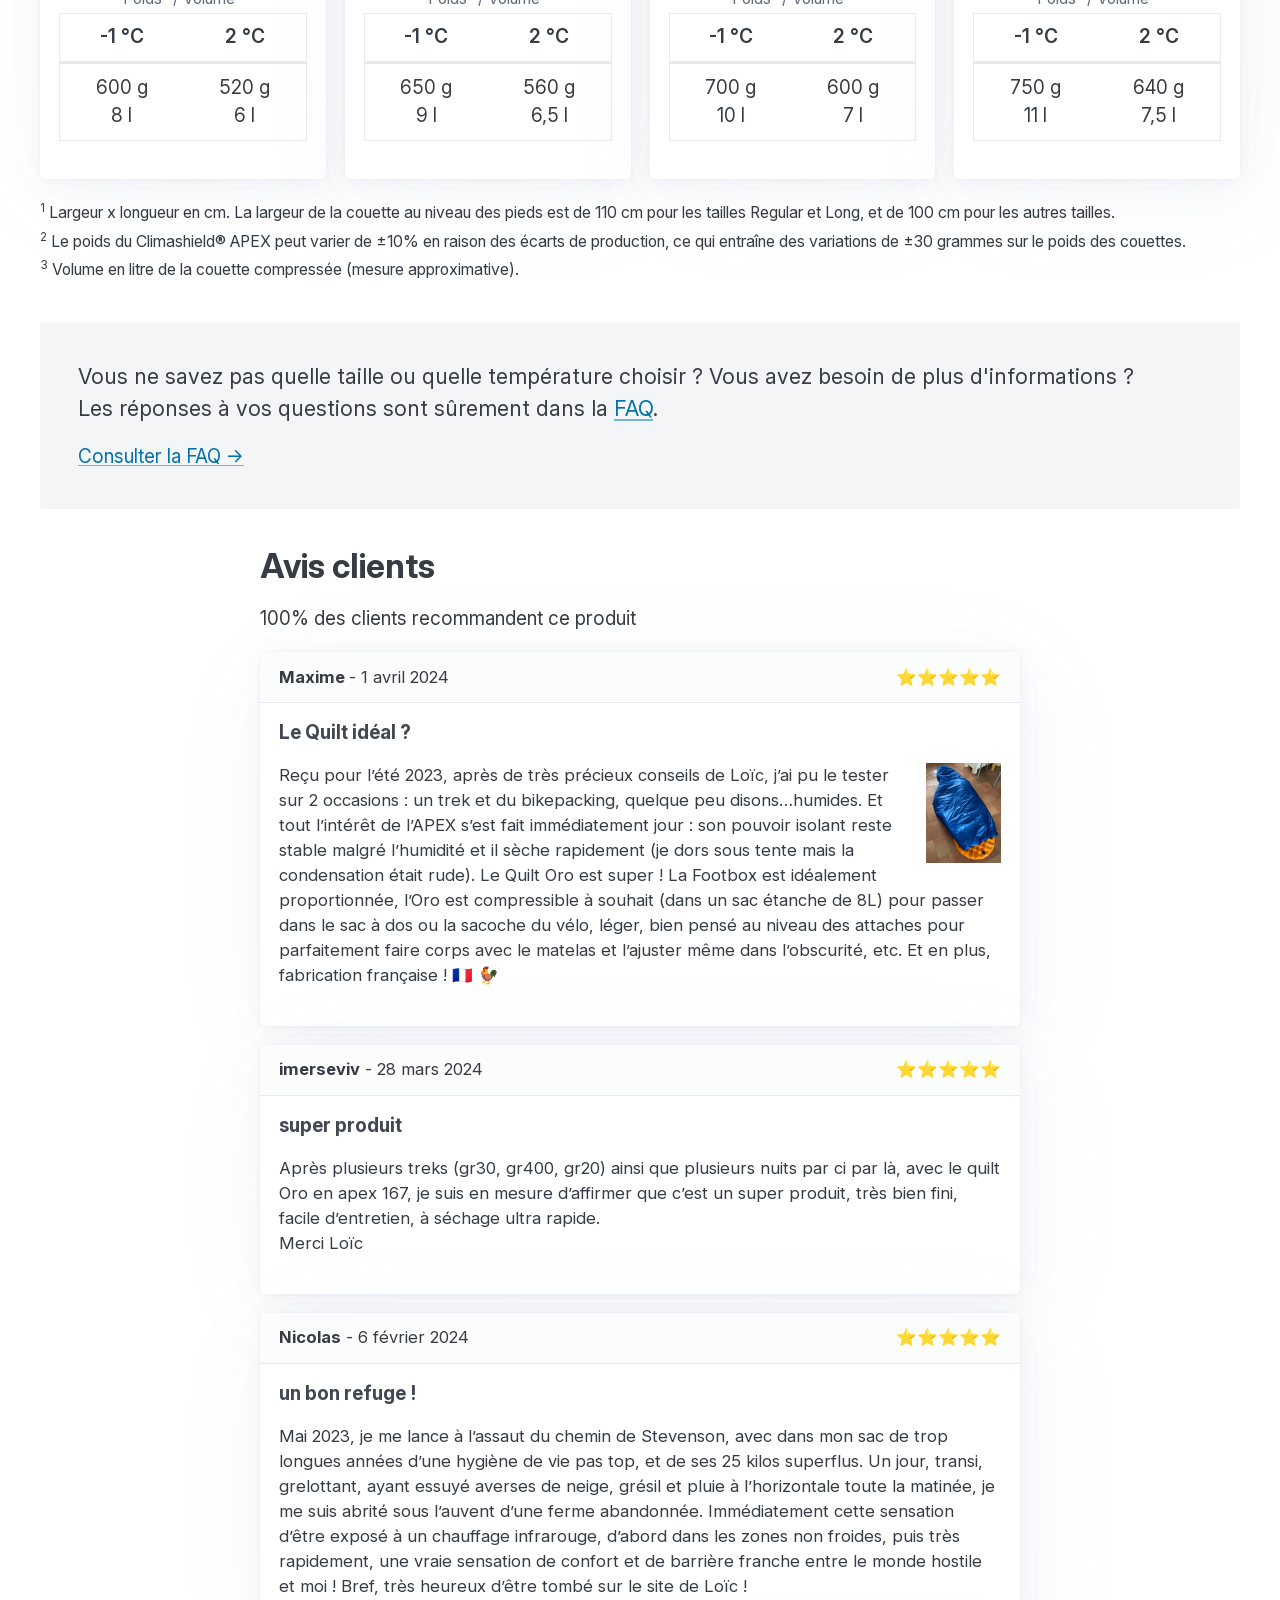
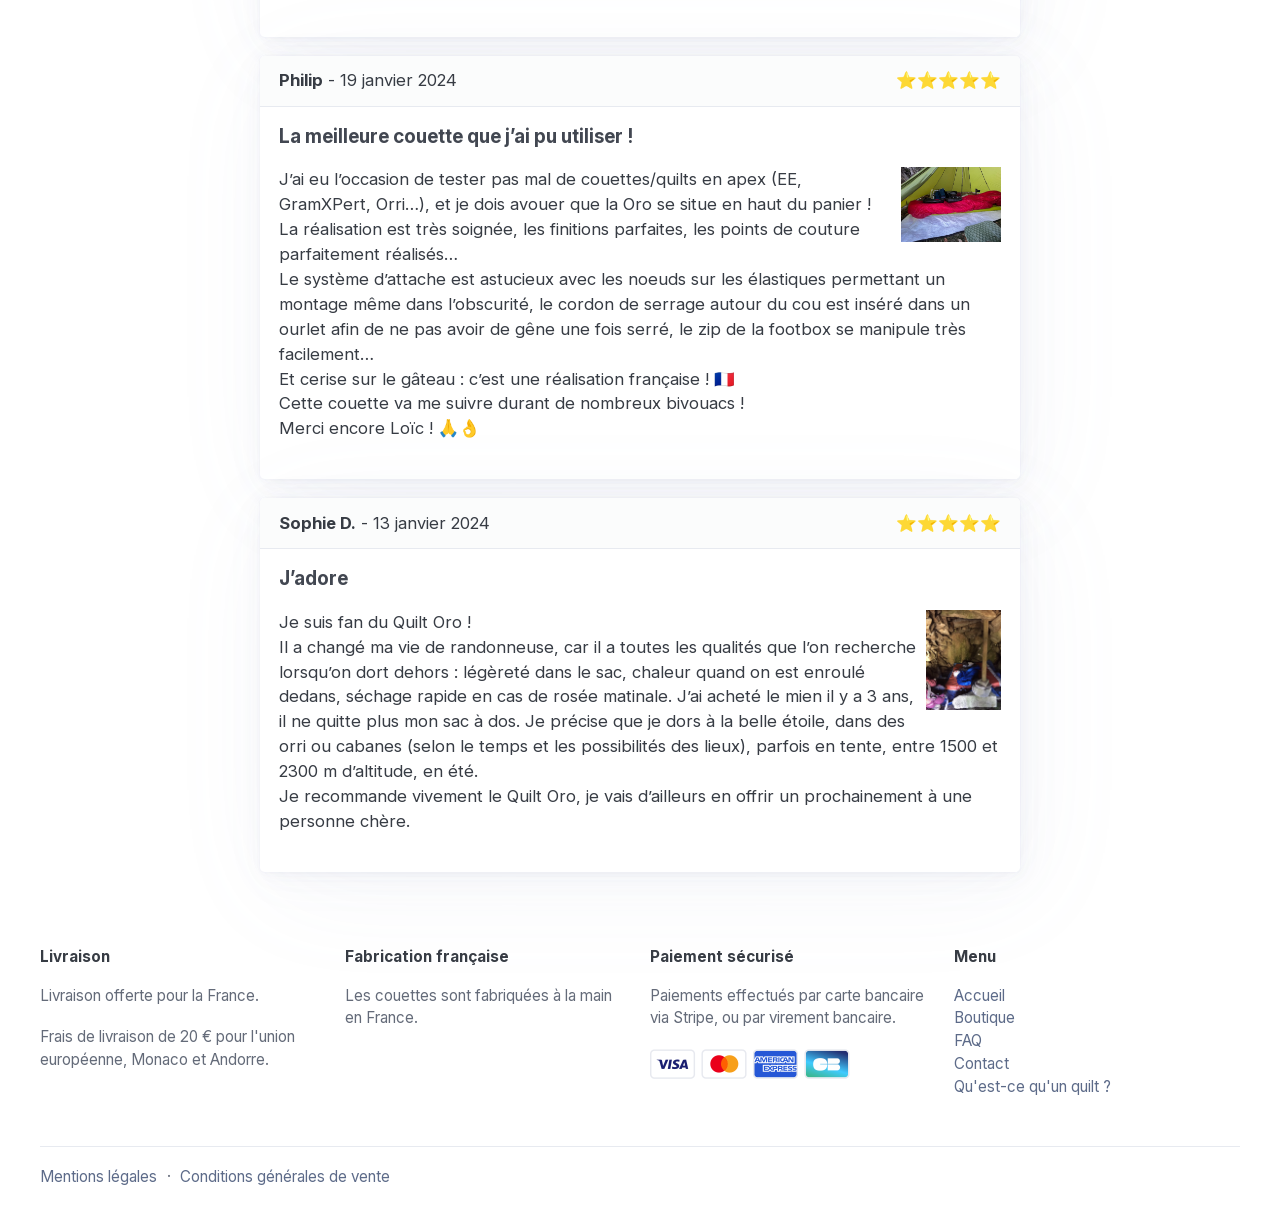
<file: quilt-oro.html>
<!DOCTYPE html>
<html lang="fr">

<head>
    <meta charset="UTF-8">
    <meta name="viewport" content="width=device-width, initial-scale=1.0">
    <meta name="description"
        content="Couette de randonnée ultralégère et polyvalente avec garnissage synthétique en Climashield® APEX 167 (2 °C) ou APEX 200 (-1 °C).">
    <title>Quilt Oro, couette synthétique en APEX – Perlouic</title>
    <link rel="preload" href="assets/fonts/InterVariable.woff2" as="font" type="font/woff2" crossorigin>
    <link rel="stylesheet" href="assets/css/pico.min.css">
    <link rel="stylesheet" href="assets/css/styles.css">
    <link rel="stylesheet" href="assets/css/glightbox.min.css">
    <link rel="icon" type="image/png" href="assets/img/favicon.png">
    <script src="assets/js/glightbox.min.js" defer></script>
    <script src="assets/js/product-gallery.js" defer></script>
</head>
<body>
    <header>
        <div class="container">
            <a class="site-title" href="/"><strong>perlouic</strong></a>
            <nav aria-label="Menu principal">
                <ul>
                    <li><a href="/">Accueil</a></li>
                    <li><a href="/quilt-oro.html" aria-current="page">Boutique</a></li>
                    <li><a href="/faq.html">FAQ</a></li>
                    <li><a href="/contact.html">Contact</a></li>
                </ul>
            </nav>
        </div>
    </header>

    <main class="container">
        <section class="grid">
            <div>
                <div class="product-gallery">
                    <a href="#" id="main-link">
                        <img id="main-image" src="" alt="">
                    </a>
                    <div>
                        <button id="prev">←</button>
                        <button id="next">→</button>
                    </div>
                </div>
                <div class="product-thumbnails"></div>
            </div>

            <div>
                <h1>Quilt Oro</h1>
                <p>⭐⭐⭐⭐⭐ <a href="#reviews">(5 avis client)</a></p>
                <p class="not-available">Le quilt Oro n'est plus disponible pour le moment.</p>
                <p class="lead">Couette de randonnée ultralégère et polyvalente avec garnissage synthétique en
                    Climashield® APEX.</p>

                <form class="product-form">
                    <fieldset>
                        <legend>Température limite de confort :</legend>
                        <input type="radio" id="apex200" name="isolation" value="apex200" checked>
                        <label for="apex200">-1° C</label>
                        <input type="radio" id="apex167" name="isolation" value="apex167">
                        <label for="apex167">2° C</label>
                    </fieldset>

                    <fieldset>
                        <legend>Couleur :</legend>
                        <input type="radio" id="olive-drab" name="color" value="olive_drab" checked class="color-btn">
                        <label for="olive-drab">Vert</label>
                        <input type="radio" id="crimson" name="color" value="crimson" class="color-btn">
                        <label for="crimson">Rouge</label>
                        <input type="radio" id="royal-blue" name="color" value="royal_blue" class="color-btn">
                        <label for="royal-blue">Bleu</label>
                    </fieldset>

                    <fieldset>
                        <legend>Taille :</legend>
                        <select name="size" aria-label="Choisissez votre taille..." required>
                            <option>Short</option>
                            <option>Regular Slim</option>
                            <option selected>Regular</option>
                            <option>Long</option>
                        </select>
                    </fieldset>

                    <p><strong>290,00 €</strong></p>
                    <button type="submit" disabled>Ajouter au panier</button>
                </form>
            </div>

        </section>

        <section>
            <div class="product-specs grid">
                <div>
                    <h2 class="h4">Garnissage</h2>
                    <p>Garnissage synthétique en Climashield® APEX avec traitement Aquaban®.</p>
                    <p>Température limite de confort de -1 °C (APEX 200) ou 2 °C (APEX 167).</p>
                    <p>Performant même dans des conditions humides et mouillées.</p>
                </div>
                <div>
                    <h2 class="h4">Tissu</h2>
                    <p>Tissu ultraléger (22 g/m<sup>2</sup>) en taffetas de Nylon 10D respirant et déperlant.</p>
                    <p>Extérieur bleu roi / vert olive / rouge cramoisi, intérieur gris anthracite.</p>
                    <p>Sensation douce au toucher et excellente résistance au vent et à l’eau.</p>
                </div>
                <div>
                    <h2 class="h4">Conception modulaire</h2>
                    <p>Le Quilt Oro s'adapte à différents temps et climats et vous apporte un confort « comme à la
                        maison » lors de vos nuits en bivouac :</p>
                    <ul>
                        <li>Footbox ajustable avec fermeture éclair YKK de 50 cm et cordon de serrage,</li>
                        <li>cordon de serrage au cou,</li>
                        <li>boutons pressions pour attacher la couette,</li>
                        <li>2 cordons élastiques avec attaches pour maintenir la couette sur le matelas (9 g par
                            cordon).</li>
                    </ul>
                </div>
            </div>
        </section>

        <section>
            <h2>Tailles</h2>
            <p>Recommandation : choisissez une longueur d'environ 20 cm de plus que votre taille.</p>

            <div class="grid product-sizes">
                <article>
                    <header>
                        Short
                    </header>
                    <small>Dimensions<sup>1</sup></small>
                    <p>130x185 cm</p>
                    <small>Poids<sup>2</sup> / Volume<sup>3</sup></small>
                    <table>
                        <thead>
                            <tr>
                                <th>-1 °C</th>
                                <th>2 °C</th>
                            </tr>
                        </thead>
                        <tbody>
                            <tr>
                                <td>600 g<br>8 l</td>
                                <td>520 g<br>6 l</td>
                            </tr>
                        </tbody>
                    </table>
                </article>
                <article>
                    <header>Regular Slim</header>
                    <small>Dimensions<sup>1</sup></small>
                    <p>130x200 cm</p>
                    <small>Poids<sup>2</sup> / Volume<sup>3</sup></small>
                    <table>
                        <thead>
                            <tr>
                                <th>-1 °C</th>
                                <th>2 °C</th>
                            </tr>
                        </thead>
                        <tbody>
                            <tr>
                                <td>650 g<br>9 l</td>
                                <td>560 g<br>6,5 l</td>
                            </tr>
                        </tbody>
                    </table>
                </article>
                <article>
                    <header>Regular</header>
                    <small>Dimensions<sup>1</sup></small>
                    <p>140x200 cm</p>
                    <small>Poids<sup>2</sup> / Volume<sup>3</sup></small>
                    <table>
                        <thead>
                            <tr>
                                <th>-1 °C</th>
                                <th>2 °C</th>
                            </tr>
                        </thead>
                        <tbody>
                            <tr>
                                <td>700 g<br>10 l</td>
                                <td>600 g<br>7 l</td>
                            </tr>
                        </tbody>
                    </table>
                </article>
                <article>
                    <header>Long</header>
                    <small>Dimensions<sup>1</sup></small>
                    <p>140x215 cm</p>
                    <small>Poids<sup>2</sup> / Volume<sup>3</sup></small>
                    <table>
                        <thead>
                            <tr>
                                <th>-1 °C</th>
                                <th>2 °C</th>
                            </tr>
                        </thead>
                        <tbody>
                            <tr>
                                <td>750 g<br>11 l</td>
                                <td>640 g<br>7,5 l</td>
                            </tr>
                        </tbody>
                    </table>
                </article>
            </div>

            <p><small>
                    <sup>1</sup> Largeur x longueur en cm. La largeur de la couette au niveau des pieds est de 110 cm
                    pour
                    les tailles Regular et Long, et de 100 cm pour les autres tailles.<br><sup>2</sup> Le poids du
                    Climashield® APEX peut varier de ±10% en raison des écarts de production, ce qui entraîne des
                    variations
                    de ±30 grammes sur le poids des couettes.<br><sup>3</sup> Volume en litre de la couette compressée
                    (mesure approximative).
                </small></p>
        </section>

        <section class="notice">
            <p class="lead">Vous ne savez pas quelle taille ou quelle température choisir ? Vous avez besoin de plus
                d'informations
                ?<br>Les réponses à vos questions sont sûrement dans la <a href="faq.html">FAQ</a>.</p>
            <a href="faq.html">Consulter la FAQ →</a>
        </section>

        <section id="reviews" class="narrow">
            <h2>Avis clients</h2>
            <p>100% des clients recommandent ce produit</p>
            <article class="product-review">
                <header>
                    <div><strong>Maxime </strong> - <time>1 avril 2024</time></div>
                    <div>⭐⭐⭐⭐⭐</div>
                </header>
                <h3>Le Quilt idéal ?</h3>
                <a href="assets/img/IMG_8240-1-1536x2048.webp" class="glightbox-single">
                    <img src="assets/img/IMG_8240-1-1536x2048.webp" loading="lazy">
                </a>

                <p>Reçu pour l’été 2023, après de très précieux conseils de Loïc, j’ai pu le tester sur 2 occasions
                    : un trek et du bikepacking, quelque peu disons…humides. Et tout l’intérêt de l’APEX s’est fait
                    immédiatement jour : son pouvoir isolant reste stable malgré l’humidité et il sèche rapidement
                    (je dors sous tente mais la condensation était rude). Le Quilt Oro est super ! La Footbox est
                    idéalement proportionnée, l’Oro est compressible à souhait (dans un sac étanche de 8L) pour
                    passer dans le sac à dos ou la sacoche du vélo, léger, bien pensé au niveau des attaches pour
                    parfaitement faire corps avec le matelas et l’ajuster même dans l’obscurité, etc. Et en plus,
                    fabrication française ! 🇫🇷 🐓</p>
            </article>

            <article class="product-review">
                <header>
                    <div><strong>imerseviv</strong> - <time>28 mars 2024</time></div>
                    <div>⭐⭐⭐⭐⭐</div>
                </header>

                <h3>super produit</h3>
                <p></p>
                <p>Après plusieurs treks (gr30, gr400, gr20) ainsi que plusieurs nuits par ci par là, avec le quilt
                    Oro en apex 167, je suis en mesure d&rsquo;affirmer que c&rsquo;est un super produit, très bien
                    fini, facile d&rsquo;entretien, à séchage ultra rapide.<br>Merci Loïc</p>
            </article>
            <article class="product-review">
                <header>
                    <div><strong>Nicolas</strong> - <time>6 février 2024</time></div>
                    <div>⭐⭐⭐⭐⭐</div>
                </header>

                <h3>un bon refuge !</h3>
                <p>Mai 2023, je me lance à l&rsquo;assaut du chemin de Stevenson, avec dans mon sac de trop longues
                    années d&rsquo;une hygiène de vie pas top, et de ses 25 kilos superflus. Un jour, transi,
                    grelottant, ayant essuyé averses de neige, grésil et pluie à l&rsquo;horizontale toute la
                    matinée, je me suis abrité sous l&rsquo;auvent d&rsquo;une ferme abandonnée. Immédiatement cette
                    sensation d&rsquo;être exposé à un chauffage infrarouge, d&rsquo;abord dans les zones non
                    froides, puis très rapidement, une vraie sensation de confort et de barrière franche entre le
                    monde hostile et moi ! Bref, très heureux d&rsquo;être tombé sur le site de Loïc !</p>
            </article>


            <article class="product-review">
                <header>
                    <div><strong>Philip</strong> - <time>19 janvier 2024</time></div>
                    <div>⭐⭐⭐⭐⭐</div>
                </header>

                <h3>La meilleure couette que j’ai pu utiliser !</h3>
                <a href="assets/img/philip-review-oro-quilt-2-1536x1152.webp" class="glightbox-single">
                    <img src="assets/img/philip-review-oro-quilt-2-1536x1152.webp"
                        alt="Image d'un bivouac en tente avec un quilt Oro." loading="lazy">
                </a>
                <p>J’ai eu l’occasion de tester pas mal de couettes/quilts en apex (EE, GramXPert, Orri…), et je
                    dois avouer que la Oro se situe en haut du panier !<br>La réalisation est très soignée, les
                    finitions parfaites, les points de couture parfaitement réalisés…<br>Le système d’attache est
                    astucieux avec les noeuds sur les élastiques permettant un montage même dans l’obscurité, le
                    cordon de serrage autour du cou est inséré dans un ourlet afin de ne pas avoir de gêne une fois
                    serré, le zip de la footbox se manipule très facilement…<br>Et cerise sur le gâteau : c’est
                    une réalisation française ! 🇫🇷<br>Cette couette va me suivre durant de nombreux bivouacs
                    !<br>Merci encore Loïc ! 🙏👌</p>
            </article>

            <article class="product-review">
                <header>
                    <div><strong>Sophie D.</strong> - <time>13 janvier 2024</time></div>
                    <div>⭐⭐⭐⭐⭐</div>
                </header>

                <h3>J’adore</h3>

                <a href="assets/img/sophie-d-review-oro-quilt-02-2.webp" class="glightbox-single">
                    <img src="assets/img/sophie-d-review-oro-quilt-02-2.webp"
                        alt="I de bivouac dans un ori avec un quilt Oro." loading="lazy">
                </a>
                <p>Je suis fan du Quilt Oro !<br>Il a changé ma vie de randonneuse, car il a toutes les qualités
                    que l’on recherche lorsqu’on dort dehors : légèreté dans le sac, chaleur quand on est enroulé
                    dedans, séchage rapide en cas de rosée matinale. J’ai acheté le mien il y a 3 ans, il ne quitte
                    plus mon sac à dos. Je précise que je dors à la belle étoile, dans des orri ou cabanes (selon le
                    temps et les possibilités des lieux), parfois en tente, entre 1500 et 2300 m d’altitude, en
                    été.<br>Je recommande vivement le Quilt Oro, je vais d’ailleurs en offrir un prochainement à
                    une personne chère.</p>
            </article>
        </section>
    </main>

    <footer>
        <div class="container">
            <section class="grid">
                <div>
                    <h2>Livraison</h2>
                    <p>Livraison offerte pour la France.</p>
                    <p>Frais de livraison de 20 € pour l'union européenne, Monaco et Andorre.</p>
                </div>
                <div>
                    <h2>Fabrication française</h2>
                    <p>Les couettes sont fabriquées à la main en France.</p>
                </div>
                <div>
                    <h2>Paiement sécurisé</h2>
                    <p>Paiements effectués par carte bancaire via Stripe, ou par virement bancaire.</p>
                    <img src="assets/img/payment-method-icons.png" width="200" height="30"
                        alt="Moyens de paiement : Visa, Mastercard, AMEX, CB">
                </div>
                <div>
                    <h2>Menu</h2>
                    <aside>
                        <nav aria-label="Navigation secondaire">
                            <ul>
                                <li><a class="secondary" href="/">Accueil</a></li>
                                <li><a class="secondary" href="/quilt-oro.html">Boutique</a></li>
                                <li><a class="secondary" href="/faq.html">FAQ</a></li>
                                <li><a class="secondary" href="/contact.html">Contact</a></li>
                                <li><a class="secondary" href="/qu-est-ce-qu-un-quilt.html">Qu'est-ce qu'un quilt ?</a>
                                </li>
                            </ul>
                        </nav>
                    </aside>
                </div>
            </section>
            <hr>
            <nav class="legal" aria-label="Liens légaux">
                <ul>
                    <li><a class="secondary" href="/mentions-legales.html">Mentions légales</a></li>
                    <li><a class="secondary" href="/conditions-generales-de-vente.html">Conditions générales de
                            vente</a>
                    </li>
                </ul>
            </nav>
        </div>
    </footer>
</body>

</html>
</file>
<file: assets/css/styles.css>
/**
 * Styles
 */
@font-face {
  font-family: 'Inter';
  src: url('../fonts/InterVariable.woff2') format('woff2');
  font-weight: 400 700;
  font-display: swap;
}

:root {
  --pico-font-family-sans-serif: 'Inter', system-ui, sans-serif;
  --color-olive-drab: #898e5d;
  --color-crimson: #ba4147;
  --color-royal-blue: #2e65c5;
}

@media (min-width: 576px) {
  :root {
    --pico-font-size: 100%;
  }
}
@media (min-width: 768px) {
  :root {
    --pico-font-size: 106.25%;
  }
}
@media (min-width: 1024px) {
  :root {
    --pico-font-size: 112.5%;
  }
}
@media (min-width: 1280px) {
  :root {
    --pico-font-size: 118.75%;
  }
}

h1 {
  --pico-font-weight: 600;
  --pico-font-size: 3rem;
  @media (min-width: 768px) {
      --pico-font-size: 4rem;
  }
}

section {
  margin-bottom: calc(var(--pico-spacing) * 2);
}

details {
  margin-bottom: 8px;
  
  &:last-of-type {
    margin-bottom: var(--pico-spacing);
  }
}

header {
  .container {
    display: grid;
    align-items: center;
    
    @media (min-width: 380px) {
      grid-template-columns: 1fr auto;
    }
  }
}

footer {
  * {
    font-size: .8rem;
  }
  p {
    color: var(--pico-muted-color);
  }
  nav li {
    padding-bottom: 0;
    
    a {
      padding-top: 0;
      
      &:hover {
        color: var(--pico-muted-color);
        text-decoration-color: var(--pico-muted-color);
      }
    }
  }
  
  nav.legal {
    ul {
      flex-wrap: wrap;
    }
    li {
      padding: 0 0 0 var(--pico-nav-element-spacing-horizontal);
      &:not(:last-child)::after {
        content: "·";
        color: var(--pico-muted-color);
        padding-left: var(--pico-nav-link-spacing-horizontal);
      }
    } 
  }
}

figure {
  text-align: center;
  margin-bottom: var(--pico-spacing);

  figcaption {
    font-size: 0.875rem;
  }
}

/**
 * Global
 */
.site-title {
  text-decoration: none;
}

.subtitle {
  color: var(--pico-muted-color);
  font-size: .8rem;
  font-weight: 600;
  letter-spacing: 0.2em;
  text-transform: uppercase;
}

.lead {
  font-size: 1.125rem;
}

.bleed {
  margin-inline: calc(var(--pico-spacing) * -1);
  @media (min-width: 1024px) {
    margin-inline: calc(var(--pico-spacing) * -3);
  }
  margin-top: calc(var(--pico-spacing) * 2);
  img {
    width: 100%;
    height: clamp(350px, 50vw, 550px);
    object-fit: cover;
    object-position: center;  
  }
}


@media (min-width: 1024px) {
  .narrow {
    max-width:40rem;
    margin-left: auto;
    margin-right: auto;
  }
}

.notice {
  padding: calc(var(--pico-spacing) * 2);
  background-color: var(--pico-code-background-color);
  border-left-color: var(--pico-primary);
  border-radius: 4px;
}

/**
 * Home
 */
.home-apex {
  display: inline-grid;
  grid-template-columns: 1fr 1fr;
  gap: 0px 12px;
  grid-auto-flow: row;
  justify-content: start;
  margin: 0;
  text-align: center;

  p {
    background-color: var(--pico-secondary-background);
    border-radius: 12px;
    color: var(--pico-primary-inverse);
    font-size: .9rem;
    padding: 1rem;
  }
}

.home-fabrics {
  display: inline-grid;
  grid-template-columns: 1fr 1fr 1fr;
  gap: 0px 12px;
  grid-auto-flow: row;
  justify-items: start;
  justify-content: start;
  width: auto;

  div {
    &:first-of-type {
      background-color: var(--color-olive-drab);
    }

    &:nth-of-type(2) {
      background-color: var(--color-crimson);
    }

    &:last-of-type {
      background-color: var(--color-royal-blue);
    }

    border-radius: 100%;
    height: 3.5rem;
    width: 3.5rem;
  }
}

/**
 * Product
 */
.product-gallery {
  position: relative;
  
  button {
    position: absolute;
    top: 50%;
    transform: translateY(-50%);
    opacity: 0;
    pointer-events: none;
    transition: opacity 0.2s ease;
  }

  &:hover button {
    opacity: 1;
    pointer-events: auto;
  }
}

.product-thumbnails {
  display: grid;
  grid-template-columns: repeat(auto-fit, minmax(75px, 1fr));
  gap: 0.5rem;
  margin-top: 0.5rem;
  justify-items: center;
  align-items: center;
  
  img {
    cursor: pointer;
    border: 2px solid transparent;
    &.active {
      border-color: var(--pico-primary-border);
    }
  } 
}

#prev { left: 0.5rem; }
#next { right: 0.5rem; }

.product-form legend {
  font-weight: 600;
}

.product-specs {
  background-color: var(--pico-code-background-color);
  border-radius: 4px;
  font-size: .9rem;
  padding: calc(var(--pico-spacing) * 2);
  
  @media (min-width: 768px) {
    grid-template-columns: 1fr 1fr 1.5fr;
  }
}

.product-sizes {
  text-align:center;
  header {
    color: var(--pico-secondary-inverse);
    background-color: var(--pico-secondary-background);
  }

  small {
    color: var(--pico-muted-color);
  }
  table {
    border: 1px solid var(--pico-muted-border-color);
    th, td {
      text-align:center;
    }
  }
}

.not-available {
  color: var(--pico-del-color);
  font-weight: 700;
}

.product-review {
  font-size: 0.875rem;

  header {
    display: grid;
    grid-template-columns: 1fr auto;
    align-items: center;
  }
  
  h3 {
    font-size: 1rem;
  }

  img {
    max-width: 100px;
    max-height: 100px;
    float: right;
    margin-left: 0.5rem;
    margin-bottom: 0.5rem;
  }
}

/**
* FAQ
*/
.top {
  text-align: right;
}

.table-of-contents{
  li {
    padding-bottom: 0;
    padding-top: 0;
    line-height: 1rem;
  }
  
  ul ul {
    padding-left: 1.5rem;
  }
}
</file>
<file: assets/css/pico.min.css>
@charset "UTF-8";/*!
 * Pico CSS ✨ v2.1.1 (https://picocss.com)
 * Copyright 2019-2025 - Licensed under MIT
 */:host,:root{--pico-font-family-emoji:"Apple Color Emoji","Segoe UI Emoji","Segoe UI Symbol","Noto Color Emoji";--pico-font-family-sans-serif:system-ui,"Segoe UI",Roboto,Oxygen,Ubuntu,Cantarell,Helvetica,Arial,"Helvetica Neue",sans-serif,var(--pico-font-family-emoji);--pico-font-family-monospace:ui-monospace,SFMono-Regular,"SF Mono",Menlo,Consolas,"Liberation Mono",monospace,var(--pico-font-family-emoji);--pico-font-family:var(--pico-font-family-sans-serif);--pico-line-height:1.5;--pico-font-weight:400;--pico-font-size:100%;--pico-text-underline-offset:0.1rem;--pico-border-radius:0.25rem;--pico-border-width:0.0625rem;--pico-outline-width:0.125rem;--pico-transition:0.2s ease-in-out;--pico-spacing:1rem;--pico-typography-spacing-vertical:1rem;--pico-block-spacing-vertical:var(--pico-spacing);--pico-block-spacing-horizontal:var(--pico-spacing);--pico-grid-column-gap:var(--pico-spacing);--pico-grid-row-gap:var(--pico-spacing);--pico-form-element-spacing-vertical:0.75rem;--pico-form-element-spacing-horizontal:1rem;--pico-group-box-shadow:0 0 0 rgba(0, 0, 0, 0);--pico-group-box-shadow-focus-with-button:0 0 0 var(--pico-outline-width) var(--pico-primary-focus);--pico-group-box-shadow-focus-with-input:0 0 0 0.0625rem var(--pico-form-element-border-color);--pico-modal-overlay-backdrop-filter:blur(0.375rem);--pico-nav-element-spacing-vertical:1rem;--pico-nav-element-spacing-horizontal:0.5rem;--pico-nav-link-spacing-vertical:0.5rem;--pico-nav-link-spacing-horizontal:0.5rem;--pico-nav-breadcrumb-divider:">";--pico-icon-checkbox:url("data:image/svg+xml,%3Csvg xmlns='http://www.w3.org/2000/svg' width='24' height='24' viewBox='0 0 24 24' fill='none' stroke='rgb(255, 255, 255)' stroke-width='4' stroke-linecap='round' stroke-linejoin='round'%3E%3Cpolyline points='20 6 9 17 4 12'%3E%3C/polyline%3E%3C/svg%3E");--pico-icon-minus:url("data:image/svg+xml,%3Csvg xmlns='http://www.w3.org/2000/svg' width='24' height='24' viewBox='0 0 24 24' fill='none' stroke='rgb(255, 255, 255)' stroke-width='4' stroke-linecap='round' stroke-linejoin='round'%3E%3Cline x1='5' y1='12' x2='19' y2='12'%3E%3C/line%3E%3C/svg%3E");--pico-icon-chevron:url("data:image/svg+xml,%3Csvg xmlns='http://www.w3.org/2000/svg' width='24' height='24' viewBox='0 0 24 24' fill='none' stroke='rgb(136, 145, 164)' stroke-width='2' stroke-linecap='round' stroke-linejoin='round'%3E%3Cpolyline points='6 9 12 15 18 9'%3E%3C/polyline%3E%3C/svg%3E");--pico-icon-date:url("data:image/svg+xml,%3Csvg xmlns='http://www.w3.org/2000/svg' width='24' height='24' viewBox='0 0 24 24' fill='none' stroke='rgb(136, 145, 164)' stroke-width='2' stroke-linecap='round' stroke-linejoin='round'%3E%3Crect x='3' y='4' width='18' height='18' rx='2' ry='2'%3E%3C/rect%3E%3Cline x1='16' y1='2' x2='16' y2='6'%3E%3C/line%3E%3Cline x1='8' y1='2' x2='8' y2='6'%3E%3C/line%3E%3Cline x1='3' y1='10' x2='21' y2='10'%3E%3C/line%3E%3C/svg%3E");--pico-icon-time:url("data:image/svg+xml,%3Csvg xmlns='http://www.w3.org/2000/svg' width='24' height='24' viewBox='0 0 24 24' fill='none' stroke='rgb(136, 145, 164)' stroke-width='2' stroke-linecap='round' stroke-linejoin='round'%3E%3Ccircle cx='12' cy='12' r='10'%3E%3C/circle%3E%3Cpolyline points='12 6 12 12 16 14'%3E%3C/polyline%3E%3C/svg%3E");--pico-icon-search:url("data:image/svg+xml,%3Csvg xmlns='http://www.w3.org/2000/svg' width='24' height='24' viewBox='0 0 24 24' fill='none' stroke='rgb(136, 145, 164)' stroke-width='1.5' stroke-linecap='round' stroke-linejoin='round'%3E%3Ccircle cx='11' cy='11' r='8'%3E%3C/circle%3E%3Cline x1='21' y1='21' x2='16.65' y2='16.65'%3E%3C/line%3E%3C/svg%3E");--pico-icon-close:url("data:image/svg+xml,%3Csvg xmlns='http://www.w3.org/2000/svg' width='24' height='24' viewBox='0 0 24 24' fill='none' stroke='rgb(136, 145, 164)' stroke-width='3' stroke-linecap='round' stroke-linejoin='round'%3E%3Cline x1='18' y1='6' x2='6' y2='18'%3E%3C/line%3E%3Cline x1='6' y1='6' x2='18' y2='18'%3E%3C/line%3E%3C/svg%3E");--pico-icon-loading:url("data:image/svg+xml,%3Csvg fill='none' height='24' width='24' viewBox='0 0 24 24' xmlns='http://www.w3.org/2000/svg' %3E%3Cstyle%3E g %7B animation: rotate 2s linear infinite; transform-origin: center center; %7D circle %7B stroke-dasharray: 75,100; stroke-dashoffset: -5; animation: dash 1.5s ease-in-out infinite; stroke-linecap: round; %7D @keyframes rotate %7B 0%25 %7B transform: rotate(0deg); %7D 100%25 %7B transform: rotate(360deg); %7D %7D @keyframes dash %7B 0%25 %7B stroke-dasharray: 1,100; stroke-dashoffset: 0; %7D 50%25 %7B stroke-dasharray: 44.5,100; stroke-dashoffset: -17.5; %7D 100%25 %7B stroke-dasharray: 44.5,100; stroke-dashoffset: -62; %7D %7D %3C/style%3E%3Cg%3E%3Ccircle cx='12' cy='12' r='10' fill='none' stroke='rgb(136, 145, 164)' stroke-width='4' /%3E%3C/g%3E%3C/svg%3E")}@media (min-width:576px){:host,:root{--pico-font-size:106.25%}}@media (min-width:768px){:host,:root{--pico-font-size:112.5%}}@media (min-width:1024px){:host,:root{--pico-font-size:118.75%}}@media (min-width:1280px){:host,:root{--pico-font-size:125%}}@media (min-width:1536px){:host,:root{--pico-font-size:131.25%}}a{--pico-text-decoration:underline}a.contrast,a.secondary{--pico-text-decoration:underline}small{--pico-font-size:0.875em}h1,h2,h3,h4,h5,h6{--pico-font-weight:700}h1{--pico-font-size:2rem;--pico-line-height:1.125;--pico-typography-spacing-top:3rem}h2{--pico-font-size:1.75rem;--pico-line-height:1.15;--pico-typography-spacing-top:2.625rem}h3{--pico-font-size:1.5rem;--pico-line-height:1.175;--pico-typography-spacing-top:2.25rem}h4{--pico-font-size:1.25rem;--pico-line-height:1.2;--pico-typography-spacing-top:1.874rem}h5{--pico-font-size:1.125rem;--pico-line-height:1.225;--pico-typography-spacing-top:1.6875rem}h6{--pico-font-size:1rem;--pico-line-height:1.25;--pico-typography-spacing-top:1.5rem}tfoot td,tfoot th,thead td,thead th{--pico-font-weight:600;--pico-border-width:0.1875rem}code,kbd,pre,samp{--pico-font-family:var(--pico-font-family-monospace)}kbd{--pico-font-weight:bolder}:where(select,textarea),input:not([type=submit],[type=button],[type=reset],[type=checkbox],[type=radio],[type=file]){--pico-outline-width:0.0625rem}[type=search]{--pico-border-radius:5rem}[type=checkbox],[type=radio]{--pico-border-width:0.125rem}[type=checkbox][role=switch]{--pico-border-width:0.1875rem}details.dropdown summary:not([role=button]){--pico-outline-width:0.0625rem}nav details.dropdown summary:focus-visible{--pico-outline-width:0.125rem}[role=search]{--pico-border-radius:5rem}[role=group]:has(button.secondary:focus,[type=submit].secondary:focus,[type=button].secondary:focus,[role=button].secondary:focus),[role=search]:has(button.secondary:focus,[type=submit].secondary:focus,[type=button].secondary:focus,[role=button].secondary:focus){--pico-group-box-shadow-focus-with-button:0 0 0 var(--pico-outline-width) var(--pico-secondary-focus)}[role=group]:has(button.contrast:focus,[type=submit].contrast:focus,[type=button].contrast:focus,[role=button].contrast:focus),[role=search]:has(button.contrast:focus,[type=submit].contrast:focus,[type=button].contrast:focus,[role=button].contrast:focus){--pico-group-box-shadow-focus-with-button:0 0 0 var(--pico-outline-width) var(--pico-contrast-focus)}[role=group] [role=button],[role=group] [type=button],[role=group] [type=submit],[role=group] button,[role=search] [role=button],[role=search] [type=button],[role=search] [type=submit],[role=search] button{--pico-form-element-spacing-horizontal:2rem}details summary[role=button]:not(.outline)::after{filter:brightness(0) invert(1)}[aria-busy=true]:not(input,select,textarea):is(button,[type=submit],[type=button],[type=reset],[role=button]):not(.outline)::before{filter:brightness(0) invert(1)}:host(:not([data-theme=dark])),:root:not([data-theme=dark]),[data-theme=light]{color-scheme:light;--pico-background-color:#fff;--pico-color:#373c44;--pico-text-selection-color:rgba(2, 154, 232, 0.25);--pico-muted-color:#646b79;--pico-muted-border-color:rgb(231, 234, 239.5);--pico-primary:#0172ad;--pico-primary-background:#0172ad;--pico-primary-border:var(--pico-primary-background);--pico-primary-underline:rgba(1, 114, 173, 0.5);--pico-primary-hover:#015887;--pico-primary-hover-background:#02659a;--pico-primary-hover-border:var(--pico-primary-hover-background);--pico-primary-hover-underline:var(--pico-primary-hover);--pico-primary-focus:rgba(2, 154, 232, 0.5);--pico-primary-inverse:#fff;--pico-secondary:#5d6b89;--pico-secondary-background:#525f7a;--pico-secondary-border:var(--pico-secondary-background);--pico-secondary-underline:rgba(93, 107, 137, 0.5);--pico-secondary-hover:#48536b;--pico-secondary-hover-background:#48536b;--pico-secondary-hover-border:var(--pico-secondary-hover-background);--pico-secondary-hover-underline:var(--pico-secondary-hover);--pico-secondary-focus:rgba(93, 107, 137, 0.25);--pico-secondary-inverse:#fff;--pico-contrast:#181c25;--pico-contrast-background:#181c25;--pico-contrast-border:var(--pico-contrast-background);--pico-contrast-underline:rgba(24, 28, 37, 0.5);--pico-contrast-hover:#000;--pico-contrast-hover-background:#000;--pico-contrast-hover-border:var(--pico-contrast-hover-background);--pico-contrast-hover-underline:var(--pico-secondary-hover);--pico-contrast-focus:rgba(93, 107, 137, 0.25);--pico-contrast-inverse:#fff;--pico-box-shadow:0.0145rem 0.029rem 0.174rem rgba(129, 145, 181, 0.01698),0.0335rem 0.067rem 0.402rem rgba(129, 145, 181, 0.024),0.0625rem 0.125rem 0.75rem rgba(129, 145, 181, 0.03),0.1125rem 0.225rem 1.35rem rgba(129, 145, 181, 0.036),0.2085rem 0.417rem 2.502rem rgba(129, 145, 181, 0.04302),0.5rem 1rem 6rem rgba(129, 145, 181, 0.06),0 0 0 0.0625rem rgba(129, 145, 181, 0.015);--pico-h1-color:#2d3138;--pico-h2-color:#373c44;--pico-h3-color:#424751;--pico-h4-color:#4d535e;--pico-h5-color:#5c6370;--pico-h6-color:#646b79;--pico-mark-background-color:rgb(252.5, 230.5, 191.5);--pico-mark-color:#0f1114;--pico-ins-color:rgb(28.5, 105.5, 84);--pico-del-color:rgb(136, 56.5, 53);--pico-blockquote-border-color:var(--pico-muted-border-color);--pico-blockquote-footer-color:var(--pico-muted-color);--pico-button-box-shadow:0 0 0 rgba(0, 0, 0, 0);--pico-button-hover-box-shadow:0 0 0 rgba(0, 0, 0, 0);--pico-table-border-color:var(--pico-muted-border-color);--pico-table-row-stripped-background-color:rgba(111, 120, 135, 0.0375);--pico-code-background-color:rgb(243, 244.5, 246.75);--pico-code-color:#646b79;--pico-code-kbd-background-color:var(--pico-color);--pico-code-kbd-color:var(--pico-background-color);--pico-form-element-background-color:rgb(251, 251.5, 252.25);--pico-form-element-selected-background-color:#dfe3eb;--pico-form-element-border-color:#cfd5e2;--pico-form-element-color:#23262c;--pico-form-element-placeholder-color:var(--pico-muted-color);--pico-form-element-active-background-color:#fff;--pico-form-element-active-border-color:var(--pico-primary-border);--pico-form-element-focus-color:var(--pico-primary-border);--pico-form-element-disabled-opacity:0.5;--pico-form-element-invalid-border-color:rgb(183.5, 105.5, 106.5);--pico-form-element-invalid-active-border-color:rgb(200.25, 79.25, 72.25);--pico-form-element-invalid-focus-color:var(--pico-form-element-invalid-active-border-color);--pico-form-element-valid-border-color:rgb(76, 154.5, 137.5);--pico-form-element-valid-active-border-color:rgb(39, 152.75, 118.75);--pico-form-element-valid-focus-color:var(--pico-form-element-valid-active-border-color);--pico-switch-background-color:#bfc7d9;--pico-switch-checked-background-color:var(--pico-primary-background);--pico-switch-color:#fff;--pico-switch-thumb-box-shadow:0 0 0 rgba(0, 0, 0, 0);--pico-range-border-color:#dfe3eb;--pico-range-active-border-color:#bfc7d9;--pico-range-thumb-border-color:var(--pico-background-color);--pico-range-thumb-color:var(--pico-secondary-background);--pico-range-thumb-active-color:var(--pico-primary-background);--pico-accordion-border-color:var(--pico-muted-border-color);--pico-accordion-active-summary-color:var(--pico-primary-hover);--pico-accordion-close-summary-color:var(--pico-color);--pico-accordion-open-summary-color:var(--pico-muted-color);--pico-card-background-color:var(--pico-background-color);--pico-card-border-color:var(--pico-muted-border-color);--pico-card-box-shadow:var(--pico-box-shadow);--pico-card-sectioning-background-color:rgb(251, 251.5, 252.25);--pico-dropdown-background-color:#fff;--pico-dropdown-border-color:#eff1f4;--pico-dropdown-box-shadow:var(--pico-box-shadow);--pico-dropdown-color:var(--pico-color);--pico-dropdown-hover-background-color:#eff1f4;--pico-loading-spinner-opacity:0.5;--pico-modal-overlay-background-color:rgba(232, 234, 237, 0.75);--pico-progress-background-color:#dfe3eb;--pico-progress-color:var(--pico-primary-background);--pico-tooltip-background-color:var(--pico-contrast-background);--pico-tooltip-color:var(--pico-contrast-inverse);--pico-icon-valid:url("data:image/svg+xml,%3Csvg xmlns='http://www.w3.org/2000/svg' width='24' height='24' viewBox='0 0 24 24' fill='none' stroke='rgb(76, 154.5, 137.5)' stroke-width='2' stroke-linecap='round' stroke-linejoin='round'%3E%3Cpolyline points='20 6 9 17 4 12'%3E%3C/polyline%3E%3C/svg%3E");--pico-icon-invalid:url("data:image/svg+xml,%3Csvg xmlns='http://www.w3.org/2000/svg' width='24' height='24' viewBox='0 0 24 24' fill='none' stroke='rgb(200.25, 79.25, 72.25)' stroke-width='2' stroke-linecap='round' stroke-linejoin='round'%3E%3Ccircle cx='12' cy='12' r='10'%3E%3C/circle%3E%3Cline x1='12' y1='8' x2='12' y2='12'%3E%3C/line%3E%3Cline x1='12' y1='16' x2='12.01' y2='16'%3E%3C/line%3E%3C/svg%3E")}:host(:not([data-theme=dark])) input:is([type=submit],[type=button],[type=reset],[type=checkbox],[type=radio],[type=file]),:root:not([data-theme=dark]) input:is([type=submit],[type=button],[type=reset],[type=checkbox],[type=radio],[type=file]),[data-theme=light] input:is([type=submit],[type=button],[type=reset],[type=checkbox],[type=radio],[type=file]){--pico-form-element-focus-color:var(--pico-primary-focus)}@media only screen and (prefers-color-scheme:dark){:host(:not([data-theme])),:root:not([data-theme]){color-scheme:dark;--pico-background-color:rgb(19, 22.5, 30.5);--pico-color:#c2c7d0;--pico-text-selection-color:rgba(1, 170, 255, 0.1875);--pico-muted-color:#7b8495;--pico-muted-border-color:#202632;--pico-primary:#01aaff;--pico-primary-background:#0172ad;--pico-primary-border:var(--pico-primary-background);--pico-primary-underline:rgba(1, 170, 255, 0.5);--pico-primary-hover:#79c0ff;--pico-primary-hover-background:#017fc0;--pico-primary-hover-border:var(--pico-primary-hover-background);--pico-primary-hover-underline:var(--pico-primary-hover);--pico-primary-focus:rgba(1, 170, 255, 0.375);--pico-primary-inverse:#fff;--pico-secondary:#969eaf;--pico-secondary-background:#525f7a;--pico-secondary-border:var(--pico-secondary-background);--pico-secondary-underline:rgba(150, 158, 175, 0.5);--pico-secondary-hover:#b3b9c5;--pico-secondary-hover-background:#5d6b89;--pico-secondary-hover-border:var(--pico-secondary-hover-background);--pico-secondary-hover-underline:var(--pico-secondary-hover);--pico-secondary-focus:rgba(144, 158, 190, 0.25);--pico-secondary-inverse:#fff;--pico-contrast:#dfe3eb;--pico-contrast-background:#eff1f4;--pico-contrast-border:var(--pico-contrast-background);--pico-contrast-underline:rgba(223, 227, 235, 0.5);--pico-contrast-hover:#fff;--pico-contrast-hover-background:#fff;--pico-contrast-hover-border:var(--pico-contrast-hover-background);--pico-contrast-hover-underline:var(--pico-contrast-hover);--pico-contrast-focus:rgba(207, 213, 226, 0.25);--pico-contrast-inverse:#000;--pico-box-shadow:0.0145rem 0.029rem 0.174rem rgba(7, 8.5, 12, 0.01698),0.0335rem 0.067rem 0.402rem rgba(7, 8.5, 12, 0.024),0.0625rem 0.125rem 0.75rem rgba(7, 8.5, 12, 0.03),0.1125rem 0.225rem 1.35rem rgba(7, 8.5, 12, 0.036),0.2085rem 0.417rem 2.502rem rgba(7, 8.5, 12, 0.04302),0.5rem 1rem 6rem rgba(7, 8.5, 12, 0.06),0 0 0 0.0625rem rgba(7, 8.5, 12, 0.015);--pico-h1-color:#f0f1f3;--pico-h2-color:#e0e3e7;--pico-h3-color:#c2c7d0;--pico-h4-color:#b3b9c5;--pico-h5-color:#a4acba;--pico-h6-color:#8891a4;--pico-mark-background-color:#014063;--pico-mark-color:#fff;--pico-ins-color:#62af9a;--pico-del-color:rgb(205.5, 126, 123);--pico-blockquote-border-color:var(--pico-muted-border-color);--pico-blockquote-footer-color:var(--pico-muted-color);--pico-button-box-shadow:0 0 0 rgba(0, 0, 0, 0);--pico-button-hover-box-shadow:0 0 0 rgba(0, 0, 0, 0);--pico-table-border-color:var(--pico-muted-border-color);--pico-table-row-stripped-background-color:rgba(111, 120, 135, 0.0375);--pico-code-background-color:rgb(26, 30.5, 40.25);--pico-code-color:#8891a4;--pico-code-kbd-background-color:var(--pico-color);--pico-code-kbd-color:var(--pico-background-color);--pico-form-element-background-color:rgb(28, 33, 43.5);--pico-form-element-selected-background-color:#2a3140;--pico-form-element-border-color:#2a3140;--pico-form-element-color:#e0e3e7;--pico-form-element-placeholder-color:#8891a4;--pico-form-element-active-background-color:rgb(26, 30.5, 40.25);--pico-form-element-active-border-color:var(--pico-primary-border);--pico-form-element-focus-color:var(--pico-primary-border);--pico-form-element-disabled-opacity:0.5;--pico-form-element-invalid-border-color:rgb(149.5, 74, 80);--pico-form-element-invalid-active-border-color:rgb(183.25, 63.5, 59);--pico-form-element-invalid-focus-color:var(--pico-form-element-invalid-active-border-color);--pico-form-element-valid-border-color:#2a7b6f;--pico-form-element-valid-active-border-color:rgb(22, 137, 105.5);--pico-form-element-valid-focus-color:var(--pico-form-element-valid-active-border-color);--pico-switch-background-color:#333c4e;--pico-switch-checked-background-color:var(--pico-primary-background);--pico-switch-color:#fff;--pico-switch-thumb-box-shadow:0 0 0 rgba(0, 0, 0, 0);--pico-range-border-color:#202632;--pico-range-active-border-color:#2a3140;--pico-range-thumb-border-color:var(--pico-background-color);--pico-range-thumb-color:var(--pico-secondary-background);--pico-range-thumb-active-color:var(--pico-primary-background);--pico-accordion-border-color:var(--pico-muted-border-color);--pico-accordion-active-summary-color:var(--pico-primary-hover);--pico-accordion-close-summary-color:var(--pico-color);--pico-accordion-open-summary-color:var(--pico-muted-color);--pico-card-background-color:#181c25;--pico-card-border-color:var(--pico-card-background-color);--pico-card-box-shadow:var(--pico-box-shadow);--pico-card-sectioning-background-color:rgb(26, 30.5, 40.25);--pico-dropdown-background-color:#181c25;--pico-dropdown-border-color:#202632;--pico-dropdown-box-shadow:var(--pico-box-shadow);--pico-dropdown-color:var(--pico-color);--pico-dropdown-hover-background-color:#202632;--pico-loading-spinner-opacity:0.5;--pico-modal-overlay-background-color:rgba(7.5, 8.5, 10, 0.75);--pico-progress-background-color:#202632;--pico-progress-color:var(--pico-primary-background);--pico-tooltip-background-color:var(--pico-contrast-background);--pico-tooltip-color:var(--pico-contrast-inverse);--pico-icon-valid:url("data:image/svg+xml,%3Csvg xmlns='http://www.w3.org/2000/svg' width='24' height='24' viewBox='0 0 24 24' fill='none' stroke='rgb(42, 123, 111)' stroke-width='2' stroke-linecap='round' stroke-linejoin='round'%3E%3Cpolyline points='20 6 9 17 4 12'%3E%3C/polyline%3E%3C/svg%3E");--pico-icon-invalid:url("data:image/svg+xml,%3Csvg xmlns='http://www.w3.org/2000/svg' width='24' height='24' viewBox='0 0 24 24' fill='none' stroke='rgb(149.5, 74, 80)' stroke-width='2' stroke-linecap='round' stroke-linejoin='round'%3E%3Ccircle cx='12' cy='12' r='10'%3E%3C/circle%3E%3Cline x1='12' y1='8' x2='12' y2='12'%3E%3C/line%3E%3Cline x1='12' y1='16' x2='12.01' y2='16'%3E%3C/line%3E%3C/svg%3E")}:host(:not([data-theme])) input:is([type=submit],[type=button],[type=reset],[type=checkbox],[type=radio],[type=file]),:root:not([data-theme]) input:is([type=submit],[type=button],[type=reset],[type=checkbox],[type=radio],[type=file]){--pico-form-element-focus-color:var(--pico-primary-focus)}:host(:not([data-theme])) details summary[role=button].contrast:not(.outline)::after,:root:not([data-theme]) details summary[role=button].contrast:not(.outline)::after{filter:brightness(0)}:host(:not([data-theme])) [aria-busy=true]:not(input,select,textarea).contrast:is(button,[type=submit],[type=button],[type=reset],[role=button]):not(.outline)::before,:root:not([data-theme]) [aria-busy=true]:not(input,select,textarea).contrast:is(button,[type=submit],[type=button],[type=reset],[role=button]):not(.outline)::before{filter:brightness(0)}}[data-theme=dark]{color-scheme:dark;--pico-background-color:rgb(19, 22.5, 30.5);--pico-color:#c2c7d0;--pico-text-selection-color:rgba(1, 170, 255, 0.1875);--pico-muted-color:#7b8495;--pico-muted-border-color:#202632;--pico-primary:#01aaff;--pico-primary-background:#0172ad;--pico-primary-border:var(--pico-primary-background);--pico-primary-underline:rgba(1, 170, 255, 0.5);--pico-primary-hover:#79c0ff;--pico-primary-hover-background:#017fc0;--pico-primary-hover-border:var(--pico-primary-hover-background);--pico-primary-hover-underline:var(--pico-primary-hover);--pico-primary-focus:rgba(1, 170, 255, 0.375);--pico-primary-inverse:#fff;--pico-secondary:#969eaf;--pico-secondary-background:#525f7a;--pico-secondary-border:var(--pico-secondary-background);--pico-secondary-underline:rgba(150, 158, 175, 0.5);--pico-secondary-hover:#b3b9c5;--pico-secondary-hover-background:#5d6b89;--pico-secondary-hover-border:var(--pico-secondary-hover-background);--pico-secondary-hover-underline:var(--pico-secondary-hover);--pico-secondary-focus:rgba(144, 158, 190, 0.25);--pico-secondary-inverse:#fff;--pico-contrast:#dfe3eb;--pico-contrast-background:#eff1f4;--pico-contrast-border:var(--pico-contrast-background);--pico-contrast-underline:rgba(223, 227, 235, 0.5);--pico-contrast-hover:#fff;--pico-contrast-hover-background:#fff;--pico-contrast-hover-border:var(--pico-contrast-hover-background);--pico-contrast-hover-underline:var(--pico-contrast-hover);--pico-contrast-focus:rgba(207, 213, 226, 0.25);--pico-contrast-inverse:#000;--pico-box-shadow:0.0145rem 0.029rem 0.174rem rgba(7, 8.5, 12, 0.01698),0.0335rem 0.067rem 0.402rem rgba(7, 8.5, 12, 0.024),0.0625rem 0.125rem 0.75rem rgba(7, 8.5, 12, 0.03),0.1125rem 0.225rem 1.35rem rgba(7, 8.5, 12, 0.036),0.2085rem 0.417rem 2.502rem rgba(7, 8.5, 12, 0.04302),0.5rem 1rem 6rem rgba(7, 8.5, 12, 0.06),0 0 0 0.0625rem rgba(7, 8.5, 12, 0.015);--pico-h1-color:#f0f1f3;--pico-h2-color:#e0e3e7;--pico-h3-color:#c2c7d0;--pico-h4-color:#b3b9c5;--pico-h5-color:#a4acba;--pico-h6-color:#8891a4;--pico-mark-background-color:#014063;--pico-mark-color:#fff;--pico-ins-color:#62af9a;--pico-del-color:rgb(205.5, 126, 123);--pico-blockquote-border-color:var(--pico-muted-border-color);--pico-blockquote-footer-color:var(--pico-muted-color);--pico-button-box-shadow:0 0 0 rgba(0, 0, 0, 0);--pico-button-hover-box-shadow:0 0 0 rgba(0, 0, 0, 0);--pico-table-border-color:var(--pico-muted-border-color);--pico-table-row-stripped-background-color:rgba(111, 120, 135, 0.0375);--pico-code-background-color:rgb(26, 30.5, 40.25);--pico-code-color:#8891a4;--pico-code-kbd-background-color:var(--pico-color);--pico-code-kbd-color:var(--pico-background-color);--pico-form-element-background-color:rgb(28, 33, 43.5);--pico-form-element-selected-background-color:#2a3140;--pico-form-element-border-color:#2a3140;--pico-form-element-color:#e0e3e7;--pico-form-element-placeholder-color:#8891a4;--pico-form-element-active-background-color:rgb(26, 30.5, 40.25);--pico-form-element-active-border-color:var(--pico-primary-border);--pico-form-element-focus-color:var(--pico-primary-border);--pico-form-element-disabled-opacity:0.5;--pico-form-element-invalid-border-color:rgb(149.5, 74, 80);--pico-form-element-invalid-active-border-color:rgb(183.25, 63.5, 59);--pico-form-element-invalid-focus-color:var(--pico-form-element-invalid-active-border-color);--pico-form-element-valid-border-color:#2a7b6f;--pico-form-element-valid-active-border-color:rgb(22, 137, 105.5);--pico-form-element-valid-focus-color:var(--pico-form-element-valid-active-border-color);--pico-switch-background-color:#333c4e;--pico-switch-checked-background-color:var(--pico-primary-background);--pico-switch-color:#fff;--pico-switch-thumb-box-shadow:0 0 0 rgba(0, 0, 0, 0);--pico-range-border-color:#202632;--pico-range-active-border-color:#2a3140;--pico-range-thumb-border-color:var(--pico-background-color);--pico-range-thumb-color:var(--pico-secondary-background);--pico-range-thumb-active-color:var(--pico-primary-background);--pico-accordion-border-color:var(--pico-muted-border-color);--pico-accordion-active-summary-color:var(--pico-primary-hover);--pico-accordion-close-summary-color:var(--pico-color);--pico-accordion-open-summary-color:var(--pico-muted-color);--pico-card-background-color:#181c25;--pico-card-border-color:var(--pico-card-background-color);--pico-card-box-shadow:var(--pico-box-shadow);--pico-card-sectioning-background-color:rgb(26, 30.5, 40.25);--pico-dropdown-background-color:#181c25;--pico-dropdown-border-color:#202632;--pico-dropdown-box-shadow:var(--pico-box-shadow);--pico-dropdown-color:var(--pico-color);--pico-dropdown-hover-background-color:#202632;--pico-loading-spinner-opacity:0.5;--pico-modal-overlay-background-color:rgba(7.5, 8.5, 10, 0.75);--pico-progress-background-color:#202632;--pico-progress-color:var(--pico-primary-background);--pico-tooltip-background-color:var(--pico-contrast-background);--pico-tooltip-color:var(--pico-contrast-inverse);--pico-icon-valid:url("data:image/svg+xml,%3Csvg xmlns='http://www.w3.org/2000/svg' width='24' height='24' viewBox='0 0 24 24' fill='none' stroke='rgb(42, 123, 111)' stroke-width='2' stroke-linecap='round' stroke-linejoin='round'%3E%3Cpolyline points='20 6 9 17 4 12'%3E%3C/polyline%3E%3C/svg%3E");--pico-icon-invalid:url("data:image/svg+xml,%3Csvg xmlns='http://www.w3.org/2000/svg' width='24' height='24' viewBox='0 0 24 24' fill='none' stroke='rgb(149.5, 74, 80)' stroke-width='2' stroke-linecap='round' stroke-linejoin='round'%3E%3Ccircle cx='12' cy='12' r='10'%3E%3C/circle%3E%3Cline x1='12' y1='8' x2='12' y2='12'%3E%3C/line%3E%3Cline x1='12' y1='16' x2='12.01' y2='16'%3E%3C/line%3E%3C/svg%3E")}[data-theme=dark] input:is([type=submit],[type=button],[type=reset],[type=checkbox],[type=radio],[type=file]){--pico-form-element-focus-color:var(--pico-primary-focus)}[data-theme=dark] details summary[role=button].contrast:not(.outline)::after{filter:brightness(0)}[data-theme=dark] [aria-busy=true]:not(input,select,textarea).contrast:is(button,[type=submit],[type=button],[type=reset],[role=button]):not(.outline)::before{filter:brightness(0)}[type=checkbox],[type=radio],[type=range],progress{accent-color:var(--pico-primary)}*,::after,::before{box-sizing:border-box;background-repeat:no-repeat}::after,::before{text-decoration:inherit;vertical-align:inherit}:where(:host),:where(:root){-webkit-tap-highlight-color:transparent;-webkit-text-size-adjust:100%;-moz-text-size-adjust:100%;text-size-adjust:100%;background-color:var(--pico-background-color);color:var(--pico-color);font-weight:var(--pico-font-weight);font-size:var(--pico-font-size);line-height:var(--pico-line-height);font-family:var(--pico-font-family);text-underline-offset:var(--pico-text-underline-offset);text-rendering:optimizeLegibility;overflow-wrap:break-word;-moz-tab-size:4;-o-tab-size:4;tab-size:4}body{width:100%;margin:0}main{display:block}body>footer,body>header,body>main{padding-block:var(--pico-block-spacing-vertical)}section{margin-bottom:var(--pico-block-spacing-vertical)}.container,.container-fluid{width:100%;margin-right:auto;margin-left:auto;padding-right:var(--pico-spacing);padding-left:var(--pico-spacing)}@media (min-width:576px){.container{max-width:510px;padding-right:0;padding-left:0}}@media (min-width:768px){.container{max-width:700px}}@media (min-width:1024px){.container{max-width:950px}}@media (min-width:1280px){.container{max-width:1200px}}@media (min-width:1536px){.container{max-width:1450px}}.grid{grid-column-gap:var(--pico-grid-column-gap);grid-row-gap:var(--pico-grid-row-gap);display:grid;grid-template-columns:1fr}@media (min-width:768px){.grid{grid-template-columns:repeat(auto-fit,minmax(0%,1fr))}}.grid>*{min-width:0}.overflow-auto{overflow:auto}b,strong{font-weight:bolder}sub,sup{position:relative;font-size:.75em;line-height:0;vertical-align:baseline}sub{bottom:-.25em}sup{top:-.5em}address,blockquote,dl,ol,p,pre,table,ul{margin-top:0;margin-bottom:var(--pico-typography-spacing-vertical);color:var(--pico-color);font-style:normal;font-weight:var(--pico-font-weight)}h1,h2,h3,h4,h5,h6{margin-top:0;margin-bottom:var(--pico-typography-spacing-vertical);color:var(--pico-color);font-weight:var(--pico-font-weight);font-size:var(--pico-font-size);line-height:var(--pico-line-height);font-family:var(--pico-font-family)}h1{--pico-color:var(--pico-h1-color)}h2{--pico-color:var(--pico-h2-color)}h3{--pico-color:var(--pico-h3-color)}h4{--pico-color:var(--pico-h4-color)}h5{--pico-color:var(--pico-h5-color)}h6{--pico-color:var(--pico-h6-color)}:where(article,address,blockquote,dl,figure,form,ol,p,pre,table,ul)~:is(h1,h2,h3,h4,h5,h6){margin-top:var(--pico-typography-spacing-top)}p{margin-bottom:var(--pico-typography-spacing-vertical)}hgroup{margin-bottom:var(--pico-typography-spacing-vertical)}hgroup>*{margin-top:0;margin-bottom:0}hgroup>:not(:first-child):last-child{--pico-color:var(--pico-muted-color);--pico-font-weight:unset;font-size:1rem}:where(ol,ul) li{margin-bottom:calc(var(--pico-typography-spacing-vertical) * .25)}:where(dl,ol,ul) :where(dl,ol,ul){margin:0;margin-top:calc(var(--pico-typography-spacing-vertical) * .25)}ul li{list-style:square}mark{padding:.125rem .25rem;background-color:var(--pico-mark-background-color);color:var(--pico-mark-color);vertical-align:baseline}blockquote{display:block;margin:var(--pico-typography-spacing-vertical) 0;padding:var(--pico-spacing);border-right:none;border-left:.25rem solid var(--pico-blockquote-border-color);border-inline-start:0.25rem solid var(--pico-blockquote-border-color);border-inline-end:none}blockquote footer{margin-top:calc(var(--pico-typography-spacing-vertical) * .5);color:var(--pico-blockquote-footer-color)}abbr[title]{border-bottom:1px dotted;text-decoration:none;cursor:help}ins{color:var(--pico-ins-color);text-decoration:none}del{color:var(--pico-del-color)}::-moz-selection{background-color:var(--pico-text-selection-color)}::selection{background-color:var(--pico-text-selection-color)}:where(a:not([role=button])),[role=link]{--pico-color:var(--pico-primary);--pico-background-color:transparent;--pico-underline:var(--pico-primary-underline);outline:0;background-color:var(--pico-background-color);color:var(--pico-color);-webkit-text-decoration:var(--pico-text-decoration);text-decoration:var(--pico-text-decoration);text-decoration-color:var(--pico-underline);text-underline-offset:0.125em;transition:background-color var(--pico-transition),color var(--pico-transition),box-shadow var(--pico-transition),-webkit-text-decoration var(--pico-transition);transition:background-color var(--pico-transition),color var(--pico-transition),text-decoration var(--pico-transition),box-shadow var(--pico-transition);transition:background-color var(--pico-transition),color var(--pico-transition),text-decoration var(--pico-transition),box-shadow var(--pico-transition),-webkit-text-decoration var(--pico-transition)}:where(a:not([role=button])):is([aria-current]:not([aria-current=false]),:hover,:active,:focus),[role=link]:is([aria-current]:not([aria-current=false]),:hover,:active,:focus){--pico-color:var(--pico-primary-hover);--pico-underline:var(--pico-primary-hover-underline);--pico-text-decoration:underline}:where(a:not([role=button])):focus-visible,[role=link]:focus-visible{box-shadow:0 0 0 var(--pico-outline-width) var(--pico-primary-focus)}:where(a:not([role=button])).secondary,[role=link].secondary{--pico-color:var(--pico-secondary);--pico-underline:var(--pico-secondary-underline)}:where(a:not([role=button])).secondary:is([aria-current]:not([aria-current=false]),:hover,:active,:focus),[role=link].secondary:is([aria-current]:not([aria-current=false]),:hover,:active,:focus){--pico-color:var(--pico-secondary-hover);--pico-underline:var(--pico-secondary-hover-underline)}:where(a:not([role=button])).contrast,[role=link].contrast{--pico-color:var(--pico-contrast);--pico-underline:var(--pico-contrast-underline)}:where(a:not([role=button])).contrast:is([aria-current]:not([aria-current=false]),:hover,:active,:focus),[role=link].contrast:is([aria-current]:not([aria-current=false]),:hover,:active,:focus){--pico-color:var(--pico-contrast-hover);--pico-underline:var(--pico-contrast-hover-underline)}a[role=button]{display:inline-block}button{margin:0;overflow:visible;font-family:inherit;text-transform:none}[type=button],[type=reset],[type=submit],button{-webkit-appearance:button}[role=button],[type=button],[type=file]::file-selector-button,[type=reset],[type=submit],button{--pico-background-color:var(--pico-primary-background);--pico-border-color:var(--pico-primary-border);--pico-color:var(--pico-primary-inverse);--pico-box-shadow:var(--pico-button-box-shadow, 0 0 0 rgba(0, 0, 0, 0));padding:var(--pico-form-element-spacing-vertical) var(--pico-form-element-spacing-horizontal);border:var(--pico-border-width) solid var(--pico-border-color);border-radius:var(--pico-border-radius);outline:0;background-color:var(--pico-background-color);box-shadow:var(--pico-box-shadow);color:var(--pico-color);font-weight:var(--pico-font-weight);font-size:1rem;line-height:var(--pico-line-height);text-align:center;text-decoration:none;cursor:pointer;-webkit-user-select:none;-moz-user-select:none;user-select:none;transition:background-color var(--pico-transition),border-color var(--pico-transition),color var(--pico-transition),box-shadow var(--pico-transition)}[role=button]:is(:hover,:active,:focus),[role=button]:is([aria-current]:not([aria-current=false])),[type=button]:is(:hover,:active,:focus),[type=button]:is([aria-current]:not([aria-current=false])),[type=file]::file-selector-button:is(:hover,:active,:focus),[type=file]::file-selector-button:is([aria-current]:not([aria-current=false])),[type=reset]:is(:hover,:active,:focus),[type=reset]:is([aria-current]:not([aria-current=false])),[type=submit]:is(:hover,:active,:focus),[type=submit]:is([aria-current]:not([aria-current=false])),button:is(:hover,:active,:focus),button:is([aria-current]:not([aria-current=false])){--pico-background-color:var(--pico-primary-hover-background);--pico-border-color:var(--pico-primary-hover-border);--pico-box-shadow:var(--pico-button-hover-box-shadow, 0 0 0 rgba(0, 0, 0, 0));--pico-color:var(--pico-primary-inverse)}[role=button]:focus,[role=button]:is([aria-current]:not([aria-current=false])):focus,[type=button]:focus,[type=button]:is([aria-current]:not([aria-current=false])):focus,[type=file]::file-selector-button:focus,[type=file]::file-selector-button:is([aria-current]:not([aria-current=false])):focus,[type=reset]:focus,[type=reset]:is([aria-current]:not([aria-current=false])):focus,[type=submit]:focus,[type=submit]:is([aria-current]:not([aria-current=false])):focus,button:focus,button:is([aria-current]:not([aria-current=false])):focus{--pico-box-shadow:var(--pico-button-hover-box-shadow, 0 0 0 rgba(0, 0, 0, 0)),0 0 0 var(--pico-outline-width) var(--pico-primary-focus)}[type=button],[type=reset],[type=submit]{margin-bottom:var(--pico-spacing)}:is(button,[type=submit],[type=button],[role=button]).secondary,[type=file]::file-selector-button,[type=reset]{--pico-background-color:var(--pico-secondary-background);--pico-border-color:var(--pico-secondary-border);--pico-color:var(--pico-secondary-inverse);cursor:pointer}:is(button,[type=submit],[type=button],[role=button]).secondary:is([aria-current]:not([aria-current=false]),:hover,:active,:focus),[type=file]::file-selector-button:is([aria-current]:not([aria-current=false]),:hover,:active,:focus),[type=reset]:is([aria-current]:not([aria-current=false]),:hover,:active,:focus){--pico-background-color:var(--pico-secondary-hover-background);--pico-border-color:var(--pico-secondary-hover-border);--pico-color:var(--pico-secondary-inverse)}:is(button,[type=submit],[type=button],[role=button]).secondary:focus,:is(button,[type=submit],[type=button],[role=button]).secondary:is([aria-current]:not([aria-current=false])):focus,[type=file]::file-selector-button:focus,[type=file]::file-selector-button:is([aria-current]:not([aria-current=false])):focus,[type=reset]:focus,[type=reset]:is([aria-current]:not([aria-current=false])):focus{--pico-box-shadow:var(--pico-button-hover-box-shadow, 0 0 0 rgba(0, 0, 0, 0)),0 0 0 var(--pico-outline-width) var(--pico-secondary-focus)}:is(button,[type=submit],[type=button],[role=button]).contrast{--pico-background-color:var(--pico-contrast-background);--pico-border-color:var(--pico-contrast-border);--pico-color:var(--pico-contrast-inverse)}:is(button,[type=submit],[type=button],[role=button]).contrast:is([aria-current]:not([aria-current=false]),:hover,:active,:focus){--pico-background-color:var(--pico-contrast-hover-background);--pico-border-color:var(--pico-contrast-hover-border);--pico-color:var(--pico-contrast-inverse)}:is(button,[type=submit],[type=button],[role=button]).contrast:focus,:is(button,[type=submit],[type=button],[role=button]).contrast:is([aria-current]:not([aria-current=false])):focus{--pico-box-shadow:var(--pico-button-hover-box-shadow, 0 0 0 rgba(0, 0, 0, 0)),0 0 0 var(--pico-outline-width) var(--pico-contrast-focus)}:is(button,[type=submit],[type=button],[role=button]).outline,[type=reset].outline{--pico-background-color:transparent;--pico-color:var(--pico-primary);--pico-border-color:var(--pico-primary)}:is(button,[type=submit],[type=button],[role=button]).outline:is([aria-current]:not([aria-current=false]),:hover,:active,:focus),[type=reset].outline:is([aria-current]:not([aria-current=false]),:hover,:active,:focus){--pico-background-color:transparent;--pico-color:var(--pico-primary-hover);--pico-border-color:var(--pico-primary-hover)}:is(button,[type=submit],[type=button],[role=button]).outline.secondary,[type=reset].outline{--pico-color:var(--pico-secondary);--pico-border-color:var(--pico-secondary)}:is(button,[type=submit],[type=button],[role=button]).outline.secondary:is([aria-current]:not([aria-current=false]),:hover,:active,:focus),[type=reset].outline:is([aria-current]:not([aria-current=false]),:hover,:active,:focus){--pico-color:var(--pico-secondary-hover);--pico-border-color:var(--pico-secondary-hover)}:is(button,[type=submit],[type=button],[role=button]).outline.contrast{--pico-color:var(--pico-contrast);--pico-border-color:var(--pico-contrast)}:is(button,[type=submit],[type=button],[role=button]).outline.contrast:is([aria-current]:not([aria-current=false]),:hover,:active,:focus){--pico-color:var(--pico-contrast-hover);--pico-border-color:var(--pico-contrast-hover)}:where(button,[type=submit],[type=reset],[type=button],[role=button])[disabled],:where(fieldset[disabled]) :is(button,[type=submit],[type=button],[type=reset],[role=button]){opacity:.5;pointer-events:none}:where(table){width:100%;border-collapse:collapse;border-spacing:0;text-indent:0}td,th{padding:calc(var(--pico-spacing)/ 2) var(--pico-spacing);border-bottom:var(--pico-border-width) solid var(--pico-table-border-color);background-color:var(--pico-background-color);color:var(--pico-color);font-weight:var(--pico-font-weight);text-align:left;text-align:start}tfoot td,tfoot th{border-top:var(--pico-border-width) solid var(--pico-table-border-color);border-bottom:0}table.striped tbody tr:nth-child(odd) td,table.striped tbody tr:nth-child(odd) th{background-color:var(--pico-table-row-stripped-background-color)}:where(audio,canvas,iframe,img,svg,video){vertical-align:middle}audio,video{display:inline-block}audio:not([controls]){display:none;height:0}:where(iframe){border-style:none}img{max-width:100%;height:auto;border-style:none}:where(svg:not([fill])){fill:currentColor}svg:not(:host),svg:not(:root){overflow:hidden}code,kbd,pre,samp{font-size:.875em;font-family:var(--pico-font-family)}pre code,pre samp{font-size:inherit;font-family:inherit}pre{-ms-overflow-style:scrollbar;overflow:auto}code,kbd,pre,samp{border-radius:var(--pico-border-radius);background:var(--pico-code-background-color);color:var(--pico-code-color);font-weight:var(--pico-font-weight);line-height:initial}code,kbd,samp{display:inline-block;padding:.375rem}pre{display:block;margin-bottom:var(--pico-spacing);overflow-x:auto}pre>code,pre>samp{display:block;padding:var(--pico-spacing);background:0 0;line-height:var(--pico-line-height)}kbd{background-color:var(--pico-code-kbd-background-color);color:var(--pico-code-kbd-color);vertical-align:baseline}figure{display:block;margin:0;padding:0}figure figcaption{padding:calc(var(--pico-spacing) * .5) 0;color:var(--pico-muted-color)}hr{height:0;margin:var(--pico-typography-spacing-vertical) 0;border:0;border-top:1px solid var(--pico-muted-border-color);color:inherit}[hidden],template{display:none!important}canvas{display:inline-block}input,optgroup,select,textarea{margin:0;font-size:1rem;line-height:var(--pico-line-height);font-family:inherit;letter-spacing:inherit}input{overflow:visible}select{text-transform:none}legend{max-width:100%;padding:0;color:inherit;white-space:normal}textarea{overflow:auto}[type=checkbox],[type=radio]{padding:0}::-webkit-inner-spin-button,::-webkit-outer-spin-button{height:auto}[type=search]{-webkit-appearance:textfield;outline-offset:-2px}[type=search]::-webkit-search-decoration{-webkit-appearance:none}::-webkit-file-upload-button{-webkit-appearance:button;font:inherit}::-moz-focus-inner{padding:0;border-style:none}:-moz-focusring{outline:0}:-moz-ui-invalid{box-shadow:none}::-ms-expand{display:none}[type=file],[type=range]{padding:0;border-width:0}input:not([type=checkbox],[type=radio],[type=range]){height:calc(1rem * var(--pico-line-height) + var(--pico-form-element-spacing-vertical) * 2 + var(--pico-border-width) * 2)}fieldset{width:100%;margin:0;margin-bottom:var(--pico-spacing);padding:0;border:0}fieldset legend,label{display:block;margin-bottom:calc(var(--pico-spacing) * .375);color:var(--pico-color);font-weight:var(--pico-form-label-font-weight,var(--pico-font-weight))}fieldset legend{margin-bottom:calc(var(--pico-spacing) * .5)}button[type=submit],input:not([type=checkbox],[type=radio]),select,textarea{width:100%}input:not([type=checkbox],[type=radio],[type=range],[type=file]),select,textarea{-webkit-appearance:none;-moz-appearance:none;appearance:none;padding:var(--pico-form-element-spacing-vertical) var(--pico-form-element-spacing-horizontal)}input,select,textarea{--pico-background-color:var(--pico-form-element-background-color);--pico-border-color:var(--pico-form-element-border-color);--pico-color:var(--pico-form-element-color);--pico-box-shadow:none;border:var(--pico-border-width) solid var(--pico-border-color);border-radius:var(--pico-border-radius);outline:0;background-color:var(--pico-background-color);box-shadow:var(--pico-box-shadow);color:var(--pico-color);font-weight:var(--pico-font-weight);transition:background-color var(--pico-transition),border-color var(--pico-transition),color var(--pico-transition),box-shadow var(--pico-transition)}:where(select,textarea):not([readonly]):is(:active,:focus),input:not([type=submit],[type=button],[type=reset],[type=checkbox],[type=radio],[readonly]):is(:active,:focus){--pico-background-color:var(--pico-form-element-active-background-color)}:where(select,textarea):not([readonly]):is(:active,:focus),input:not([type=submit],[type=button],[type=reset],[role=switch],[readonly]):is(:active,:focus){--pico-border-color:var(--pico-form-element-active-border-color)}:where(select,textarea):not([readonly]):focus,input:not([type=submit],[type=button],[type=reset],[type=range],[type=file],[readonly]):focus{--pico-box-shadow:0 0 0 var(--pico-outline-width) var(--pico-form-element-focus-color)}:where(fieldset[disabled]) :is(input:not([type=submit],[type=button],[type=reset]),select,textarea),input:not([type=submit],[type=button],[type=reset])[disabled],label[aria-disabled=true],select[disabled],textarea[disabled]{opacity:var(--pico-form-element-disabled-opacity);pointer-events:none}label[aria-disabled=true] input[disabled]{opacity:1}:where(input,select,textarea):not([type=checkbox],[type=radio],[type=date],[type=datetime-local],[type=month],[type=time],[type=week],[type=range])[aria-invalid]{padding-right:calc(var(--pico-form-element-spacing-horizontal) + 1.5rem)!important;padding-left:var(--pico-form-element-spacing-horizontal);padding-inline-start:var(--pico-form-element-spacing-horizontal)!important;padding-inline-end:calc(var(--pico-form-element-spacing-horizontal) + 1.5rem)!important;background-position:center right .75rem;background-size:1rem auto;background-repeat:no-repeat}:where(input,select,textarea):not([type=checkbox],[type=radio],[type=date],[type=datetime-local],[type=month],[type=time],[type=week],[type=range])[aria-invalid=false]:not(select){background-image:var(--pico-icon-valid)}:where(input,select,textarea):not([type=checkbox],[type=radio],[type=date],[type=datetime-local],[type=month],[type=time],[type=week],[type=range])[aria-invalid=true]:not(select){background-image:var(--pico-icon-invalid)}:where(input,select,textarea)[aria-invalid=false]{--pico-border-color:var(--pico-form-element-valid-border-color)}:where(input,select,textarea)[aria-invalid=false]:is(:active,:focus){--pico-border-color:var(--pico-form-element-valid-active-border-color)!important}:where(input,select,textarea)[aria-invalid=false]:is(:active,:focus):not([type=checkbox],[type=radio]){--pico-box-shadow:0 0 0 var(--pico-outline-width) var(--pico-form-element-valid-focus-color)!important}:where(input,select,textarea)[aria-invalid=true]{--pico-border-color:var(--pico-form-element-invalid-border-color)}:where(input,select,textarea)[aria-invalid=true]:is(:active,:focus){--pico-border-color:var(--pico-form-element-invalid-active-border-color)!important}:where(input,select,textarea)[aria-invalid=true]:is(:active,:focus):not([type=checkbox],[type=radio]){--pico-box-shadow:0 0 0 var(--pico-outline-width) var(--pico-form-element-invalid-focus-color)!important}[dir=rtl] :where(input,select,textarea):not([type=checkbox],[type=radio]):is([aria-invalid],[aria-invalid=true],[aria-invalid=false]){background-position:center left .75rem}input::-webkit-input-placeholder,input::placeholder,select:invalid,textarea::-webkit-input-placeholder,textarea::placeholder{color:var(--pico-form-element-placeholder-color);opacity:1}input:not([type=checkbox],[type=radio]),select,textarea{margin-bottom:var(--pico-spacing)}select::-ms-expand{border:0;background-color:transparent}select:not([multiple],[size]){padding-right:calc(var(--pico-form-element-spacing-horizontal) + 1.5rem);padding-left:var(--pico-form-element-spacing-horizontal);padding-inline-start:var(--pico-form-element-spacing-horizontal);padding-inline-end:calc(var(--pico-form-element-spacing-horizontal) + 1.5rem);background-image:var(--pico-icon-chevron);background-position:center right .75rem;background-size:1rem auto;background-repeat:no-repeat}select[multiple] option:checked{background:var(--pico-form-element-selected-background-color);color:var(--pico-form-element-color)}[dir=rtl] select:not([multiple],[size]){background-position:center left .75rem}textarea{display:block;resize:vertical}textarea[aria-invalid]{--pico-icon-height:calc(1rem * var(--pico-line-height) + var(--pico-form-element-spacing-vertical) * 2 + var(--pico-border-width) * 2);background-position:top right .75rem!important;background-size:1rem var(--pico-icon-height)!important}:where(input,select,textarea,fieldset,.grid)+small{display:block;width:100%;margin-top:calc(var(--pico-spacing) * -.75);margin-bottom:var(--pico-spacing);color:var(--pico-muted-color)}:where(input,select,textarea,fieldset,.grid)[aria-invalid=false]+small{color:var(--pico-ins-color)}:where(input,select,textarea,fieldset,.grid)[aria-invalid=true]+small{color:var(--pico-del-color)}label>:where(input,select,textarea){margin-top:calc(var(--pico-spacing) * .25)}label:has([type=checkbox],[type=radio]){width:-moz-fit-content;width:fit-content;cursor:pointer}[type=checkbox],[type=radio]{-webkit-appearance:none;-moz-appearance:none;appearance:none;width:1.25em;height:1.25em;margin-top:-.125em;margin-inline-end:.5em;border-width:var(--pico-border-width);vertical-align:middle;cursor:pointer}[type=checkbox]::-ms-check,[type=radio]::-ms-check{display:none}[type=checkbox]:checked,[type=checkbox]:checked:active,[type=checkbox]:checked:focus,[type=radio]:checked,[type=radio]:checked:active,[type=radio]:checked:focus{--pico-background-color:var(--pico-primary-background);--pico-border-color:var(--pico-primary-border);background-image:var(--pico-icon-checkbox);background-position:center;background-size:.75em auto;background-repeat:no-repeat}[type=checkbox]~label,[type=radio]~label{display:inline-block;margin-bottom:0;cursor:pointer}[type=checkbox]~label:not(:last-of-type),[type=radio]~label:not(:last-of-type){margin-inline-end:1em}[type=checkbox]:indeterminate{--pico-background-color:var(--pico-primary-background);--pico-border-color:var(--pico-primary-border);background-image:var(--pico-icon-minus);background-position:center;background-size:.75em auto;background-repeat:no-repeat}[type=radio]{border-radius:50%}[type=radio]:checked,[type=radio]:checked:active,[type=radio]:checked:focus{--pico-background-color:var(--pico-primary-inverse);border-width:.35em;background-image:none}[type=checkbox][role=switch]{--pico-background-color:var(--pico-switch-background-color);--pico-color:var(--pico-switch-color);width:2.25em;height:1.25em;border:var(--pico-border-width) solid var(--pico-border-color);border-radius:1.25em;background-color:var(--pico-background-color);line-height:1.25em}[type=checkbox][role=switch]:not([aria-invalid]){--pico-border-color:var(--pico-switch-background-color)}[type=checkbox][role=switch]:before{display:block;aspect-ratio:1;height:100%;border-radius:50%;background-color:var(--pico-color);box-shadow:var(--pico-switch-thumb-box-shadow);content:"";transition:margin .1s ease-in-out}[type=checkbox][role=switch]:focus{--pico-background-color:var(--pico-switch-background-color);--pico-border-color:var(--pico-switch-background-color)}[type=checkbox][role=switch]:checked{--pico-background-color:var(--pico-switch-checked-background-color);--pico-border-color:var(--pico-switch-checked-background-color);background-image:none}[type=checkbox][role=switch]:checked::before{margin-inline-start:calc(2.25em - 1.25em)}[type=checkbox][role=switch][disabled]{--pico-background-color:var(--pico-border-color)}[type=checkbox][aria-invalid=false]:checked,[type=checkbox][aria-invalid=false]:checked:active,[type=checkbox][aria-invalid=false]:checked:focus,[type=checkbox][role=switch][aria-invalid=false]:checked,[type=checkbox][role=switch][aria-invalid=false]:checked:active,[type=checkbox][role=switch][aria-invalid=false]:checked:focus{--pico-background-color:var(--pico-form-element-valid-border-color)}[type=checkbox]:checked:active[aria-invalid=true],[type=checkbox]:checked:focus[aria-invalid=true],[type=checkbox]:checked[aria-invalid=true],[type=checkbox][role=switch]:checked:active[aria-invalid=true],[type=checkbox][role=switch]:checked:focus[aria-invalid=true],[type=checkbox][role=switch]:checked[aria-invalid=true]{--pico-background-color:var(--pico-form-element-invalid-border-color)}[type=checkbox][aria-invalid=false]:checked,[type=checkbox][aria-invalid=false]:checked:active,[type=checkbox][aria-invalid=false]:checked:focus,[type=checkbox][role=switch][aria-invalid=false]:checked,[type=checkbox][role=switch][aria-invalid=false]:checked:active,[type=checkbox][role=switch][aria-invalid=false]:checked:focus,[type=radio][aria-invalid=false]:checked,[type=radio][aria-invalid=false]:checked:active,[type=radio][aria-invalid=false]:checked:focus{--pico-border-color:var(--pico-form-element-valid-border-color)}[type=checkbox]:checked:active[aria-invalid=true],[type=checkbox]:checked:focus[aria-invalid=true],[type=checkbox]:checked[aria-invalid=true],[type=checkbox][role=switch]:checked:active[aria-invalid=true],[type=checkbox][role=switch]:checked:focus[aria-invalid=true],[type=checkbox][role=switch]:checked[aria-invalid=true],[type=radio]:checked:active[aria-invalid=true],[type=radio]:checked:focus[aria-invalid=true],[type=radio]:checked[aria-invalid=true]{--pico-border-color:var(--pico-form-element-invalid-border-color)}[type=color]::-webkit-color-swatch-wrapper{padding:0}[type=color]::-moz-focus-inner{padding:0}[type=color]::-webkit-color-swatch{border:0;border-radius:calc(var(--pico-border-radius) * .5)}[type=color]::-moz-color-swatch{border:0;border-radius:calc(var(--pico-border-radius) * .5)}input:not([type=checkbox],[type=radio],[type=range],[type=file]):is([type=date],[type=datetime-local],[type=month],[type=time],[type=week]){--pico-icon-position:0.75rem;--pico-icon-width:1rem;padding-right:calc(var(--pico-icon-width) + var(--pico-icon-position));background-image:var(--pico-icon-date);background-position:center right var(--pico-icon-position);background-size:var(--pico-icon-width) auto;background-repeat:no-repeat}input:not([type=checkbox],[type=radio],[type=range],[type=file])[type=time]{background-image:var(--pico-icon-time)}[type=date]::-webkit-calendar-picker-indicator,[type=datetime-local]::-webkit-calendar-picker-indicator,[type=month]::-webkit-calendar-picker-indicator,[type=time]::-webkit-calendar-picker-indicator,[type=week]::-webkit-calendar-picker-indicator{width:var(--pico-icon-width);margin-right:calc(var(--pico-icon-width) * -1);margin-left:var(--pico-icon-position);opacity:0}@-moz-document url-prefix(){[type=date],[type=datetime-local],[type=month],[type=time],[type=week]{padding-right:var(--pico-form-element-spacing-horizontal)!important;background-image:none!important}}[dir=rtl] :is([type=date],[type=datetime-local],[type=month],[type=time],[type=week]){text-align:right}[type=file]{--pico-color:var(--pico-muted-color);margin-left:calc(var(--pico-outline-width) * -1);padding:calc(var(--pico-form-element-spacing-vertical) * .5) 0;padding-left:var(--pico-outline-width);border:0;border-radius:0;background:0 0}[type=file]::file-selector-button{margin-right:calc(var(--pico-spacing)/ 2);padding:calc(var(--pico-form-element-spacing-vertical) * .5) var(--pico-form-element-spacing-horizontal)}[type=file]:is(:hover,:active,:focus)::file-selector-button{--pico-background-color:var(--pico-secondary-hover-background);--pico-border-color:var(--pico-secondary-hover-border)}[type=file]:focus::file-selector-button{--pico-box-shadow:var(--pico-button-hover-box-shadow, 0 0 0 rgba(0, 0, 0, 0)),0 0 0 var(--pico-outline-width) var(--pico-secondary-focus)}[type=range]{-webkit-appearance:none;-moz-appearance:none;appearance:none;width:100%;height:1.25rem;background:0 0}[type=range]::-webkit-slider-runnable-track{width:100%;height:.375rem;border-radius:var(--pico-border-radius);background-color:var(--pico-range-border-color);-webkit-transition:background-color var(--pico-transition),box-shadow var(--pico-transition);transition:background-color var(--pico-transition),box-shadow var(--pico-transition)}[type=range]::-moz-range-track{width:100%;height:.375rem;border-radius:var(--pico-border-radius);background-color:var(--pico-range-border-color);-moz-transition:background-color var(--pico-transition),box-shadow var(--pico-transition);transition:background-color var(--pico-transition),box-shadow var(--pico-transition)}[type=range]::-ms-track{width:100%;height:.375rem;border-radius:var(--pico-border-radius);background-color:var(--pico-range-border-color);-ms-transition:background-color var(--pico-transition),box-shadow var(--pico-transition);transition:background-color var(--pico-transition),box-shadow var(--pico-transition)}[type=range]::-webkit-slider-thumb{-webkit-appearance:none;width:1.25rem;height:1.25rem;margin-top:-.4375rem;border:2px solid var(--pico-range-thumb-border-color);border-radius:50%;background-color:var(--pico-range-thumb-color);cursor:pointer;-webkit-transition:background-color var(--pico-transition),transform var(--pico-transition);transition:background-color var(--pico-transition),transform var(--pico-transition)}[type=range]::-moz-range-thumb{-webkit-appearance:none;width:1.25rem;height:1.25rem;margin-top:-.4375rem;border:2px solid var(--pico-range-thumb-border-color);border-radius:50%;background-color:var(--pico-range-thumb-color);cursor:pointer;-moz-transition:background-color var(--pico-transition),transform var(--pico-transition);transition:background-color var(--pico-transition),transform var(--pico-transition)}[type=range]::-ms-thumb{-webkit-appearance:none;width:1.25rem;height:1.25rem;margin-top:-.4375rem;border:2px solid var(--pico-range-thumb-border-color);border-radius:50%;background-color:var(--pico-range-thumb-color);cursor:pointer;-ms-transition:background-color var(--pico-transition),transform var(--pico-transition);transition:background-color var(--pico-transition),transform var(--pico-transition)}[type=range]:active,[type=range]:focus-within{--pico-range-border-color:var(--pico-range-active-border-color);--pico-range-thumb-color:var(--pico-range-thumb-active-color)}[type=range]:active::-webkit-slider-thumb{transform:scale(1.25)}[type=range]:active::-moz-range-thumb{transform:scale(1.25)}[type=range]:active::-ms-thumb{transform:scale(1.25)}input:not([type=checkbox],[type=radio],[type=range],[type=file])[type=search]{padding-inline-start:calc(var(--pico-form-element-spacing-horizontal) + 1.75rem);background-image:var(--pico-icon-search);background-position:center left calc(var(--pico-form-element-spacing-horizontal) + .125rem);background-size:1rem auto;background-repeat:no-repeat}input:not([type=checkbox],[type=radio],[type=range],[type=file])[type=search][aria-invalid]{padding-inline-start:calc(var(--pico-form-element-spacing-horizontal) + 1.75rem)!important;background-position:center left 1.125rem,center right .75rem}input:not([type=checkbox],[type=radio],[type=range],[type=file])[type=search][aria-invalid=false]{background-image:var(--pico-icon-search),var(--pico-icon-valid)}input:not([type=checkbox],[type=radio],[type=range],[type=file])[type=search][aria-invalid=true]{background-image:var(--pico-icon-search),var(--pico-icon-invalid)}[dir=rtl] :where(input):not([type=checkbox],[type=radio],[type=range],[type=file])[type=search]{background-position:center right 1.125rem}[dir=rtl] :where(input):not([type=checkbox],[type=radio],[type=range],[type=file])[type=search][aria-invalid]{background-position:center right 1.125rem,center left .75rem}details{display:block;margin-bottom:var(--pico-spacing)}details summary{line-height:1rem;list-style-type:none;cursor:pointer;transition:color var(--pico-transition)}details summary:not([role]){color:var(--pico-accordion-close-summary-color)}details summary::-webkit-details-marker{display:none}details summary::marker{display:none}details summary::-moz-list-bullet{list-style-type:none}details summary::after{display:block;width:1rem;height:1rem;margin-inline-start:calc(var(--pico-spacing,1rem) * .5);float:right;transform:rotate(-90deg);background-image:var(--pico-icon-chevron);background-position:right center;background-size:1rem auto;background-repeat:no-repeat;content:"";transition:transform var(--pico-transition)}details summary:focus{outline:0}details summary:focus:not([role]){color:var(--pico-accordion-active-summary-color)}details summary:focus-visible:not([role]){outline:var(--pico-outline-width) solid var(--pico-primary-focus);outline-offset:calc(var(--pico-spacing,1rem) * 0.5);color:var(--pico-primary)}details summary[role=button]{width:100%;text-align:left}details summary[role=button]::after{height:calc(1rem * var(--pico-line-height,1.5))}details[open]>summary{margin-bottom:var(--pico-spacing)}details[open]>summary:not([role]):not(:focus){color:var(--pico-accordion-open-summary-color)}details[open]>summary::after{transform:rotate(0)}[dir=rtl] details summary{text-align:right}[dir=rtl] details summary::after{float:left;background-position:left center}article{margin-bottom:var(--pico-block-spacing-vertical);padding:var(--pico-block-spacing-vertical) var(--pico-block-spacing-horizontal);border-radius:var(--pico-border-radius);background:var(--pico-card-background-color);box-shadow:var(--pico-card-box-shadow)}article>footer,article>header{margin-right:calc(var(--pico-block-spacing-horizontal) * -1);margin-left:calc(var(--pico-block-spacing-horizontal) * -1);padding:calc(var(--pico-block-spacing-vertical) * .66) var(--pico-block-spacing-horizontal);background-color:var(--pico-card-sectioning-background-color)}article>header{margin-top:calc(var(--pico-block-spacing-vertical) * -1);margin-bottom:var(--pico-block-spacing-vertical);border-bottom:var(--pico-border-width) solid var(--pico-card-border-color);border-top-right-radius:var(--pico-border-radius);border-top-left-radius:var(--pico-border-radius)}article>footer{margin-top:var(--pico-block-spacing-vertical);margin-bottom:calc(var(--pico-block-spacing-vertical) * -1);border-top:var(--pico-border-width) solid var(--pico-card-border-color);border-bottom-right-radius:var(--pico-border-radius);border-bottom-left-radius:var(--pico-border-radius)}details.dropdown{position:relative;border-bottom:none}details.dropdown>a::after,details.dropdown>button::after,details.dropdown>summary::after{display:block;width:1rem;height:calc(1rem * var(--pico-line-height,1.5));margin-inline-start:.25rem;float:right;transform:rotate(0) translateX(.2rem);background-image:var(--pico-icon-chevron);background-position:right center;background-size:1rem auto;background-repeat:no-repeat;content:""}nav details.dropdown{margin-bottom:0}details.dropdown>summary:not([role]){height:calc(1rem * var(--pico-line-height) + var(--pico-form-element-spacing-vertical) * 2 + var(--pico-border-width) * 2);padding:var(--pico-form-element-spacing-vertical) var(--pico-form-element-spacing-horizontal);border:var(--pico-border-width) solid var(--pico-form-element-border-color);border-radius:var(--pico-border-radius);background-color:var(--pico-form-element-background-color);color:var(--pico-form-element-placeholder-color);line-height:inherit;cursor:pointer;-webkit-user-select:none;-moz-user-select:none;user-select:none;transition:background-color var(--pico-transition),border-color var(--pico-transition),color var(--pico-transition),box-shadow var(--pico-transition)}details.dropdown>summary:not([role]):active,details.dropdown>summary:not([role]):focus{border-color:var(--pico-form-element-active-border-color);background-color:var(--pico-form-element-active-background-color)}details.dropdown>summary:not([role]):focus{box-shadow:0 0 0 var(--pico-outline-width) var(--pico-form-element-focus-color)}details.dropdown>summary:not([role]):focus-visible{outline:0}details.dropdown>summary:not([role])[aria-invalid=false]{--pico-form-element-border-color:var(--pico-form-element-valid-border-color);--pico-form-element-active-border-color:var(--pico-form-element-valid-focus-color);--pico-form-element-focus-color:var(--pico-form-element-valid-focus-color)}details.dropdown>summary:not([role])[aria-invalid=true]{--pico-form-element-border-color:var(--pico-form-element-invalid-border-color);--pico-form-element-active-border-color:var(--pico-form-element-invalid-focus-color);--pico-form-element-focus-color:var(--pico-form-element-invalid-focus-color)}nav details.dropdown{display:inline;margin:calc(var(--pico-nav-element-spacing-vertical) * -1) 0}nav details.dropdown>summary::after{transform:rotate(0) translateX(0)}nav details.dropdown>summary:not([role]){height:calc(1rem * var(--pico-line-height) + var(--pico-nav-link-spacing-vertical) * 2);padding:calc(var(--pico-nav-link-spacing-vertical) - var(--pico-border-width) * 2) var(--pico-nav-link-spacing-horizontal)}nav details.dropdown>summary:not([role]):focus-visible{box-shadow:0 0 0 var(--pico-outline-width) var(--pico-primary-focus)}details.dropdown>summary+ul{display:flex;z-index:99;position:absolute;left:0;flex-direction:column;width:100%;min-width:-moz-fit-content;min-width:fit-content;margin:0;margin-top:var(--pico-outline-width);padding:0;border:var(--pico-border-width) solid var(--pico-dropdown-border-color);border-radius:var(--pico-border-radius);background-color:var(--pico-dropdown-background-color);box-shadow:var(--pico-dropdown-box-shadow);color:var(--pico-dropdown-color);white-space:nowrap;opacity:0;transition:opacity var(--pico-transition),transform 0s ease-in-out 1s}details.dropdown>summary+ul[dir=rtl]{right:0;left:auto}details.dropdown>summary+ul li{width:100%;margin-bottom:0;padding:calc(var(--pico-form-element-spacing-vertical) * .5) var(--pico-form-element-spacing-horizontal);list-style:none}details.dropdown>summary+ul li:first-of-type{margin-top:calc(var(--pico-form-element-spacing-vertical) * .5)}details.dropdown>summary+ul li:last-of-type{margin-bottom:calc(var(--pico-form-element-spacing-vertical) * .5)}details.dropdown>summary+ul li a{display:block;margin:calc(var(--pico-form-element-spacing-vertical) * -.5) calc(var(--pico-form-element-spacing-horizontal) * -1);padding:calc(var(--pico-form-element-spacing-vertical) * .5) var(--pico-form-element-spacing-horizontal);overflow:hidden;border-radius:0;color:var(--pico-dropdown-color);text-decoration:none;text-overflow:ellipsis}details.dropdown>summary+ul li a:active,details.dropdown>summary+ul li a:focus,details.dropdown>summary+ul li a:focus-visible,details.dropdown>summary+ul li a:hover,details.dropdown>summary+ul li a[aria-current]:not([aria-current=false]){background-color:var(--pico-dropdown-hover-background-color)}details.dropdown>summary+ul li label{width:100%}details.dropdown>summary+ul li:has(label):hover{background-color:var(--pico-dropdown-hover-background-color)}details.dropdown[open]>summary{margin-bottom:0}details.dropdown[open]>summary+ul{transform:scaleY(1);opacity:1;transition:opacity var(--pico-transition),transform 0s ease-in-out 0s}details.dropdown[open]>summary::before{display:block;z-index:1;position:fixed;width:100vw;height:100vh;inset:0;background:0 0;content:"";cursor:default}label>details.dropdown{margin-top:calc(var(--pico-spacing) * .25)}[role=group],[role=search]{display:inline-flex;position:relative;width:100%;margin-bottom:var(--pico-spacing);border-radius:var(--pico-border-radius);box-shadow:var(--pico-group-box-shadow,0 0 0 transparent);vertical-align:middle;transition:box-shadow var(--pico-transition)}[role=group] input:not([type=checkbox],[type=radio]),[role=group] select,[role=group]>*,[role=search] input:not([type=checkbox],[type=radio]),[role=search] select,[role=search]>*{position:relative;flex:1 1 auto;margin-bottom:0}[role=group] input:not([type=checkbox],[type=radio]):not(:first-child),[role=group] select:not(:first-child),[role=group]>:not(:first-child),[role=search] input:not([type=checkbox],[type=radio]):not(:first-child),[role=search] select:not(:first-child),[role=search]>:not(:first-child){margin-left:0;border-top-left-radius:0;border-bottom-left-radius:0}[role=group] input:not([type=checkbox],[type=radio]):not(:last-child),[role=group] select:not(:last-child),[role=group]>:not(:last-child),[role=search] input:not([type=checkbox],[type=radio]):not(:last-child),[role=search] select:not(:last-child),[role=search]>:not(:last-child){border-top-right-radius:0;border-bottom-right-radius:0}[role=group] input:not([type=checkbox],[type=radio]):focus,[role=group] select:focus,[role=group]>:focus,[role=search] input:not([type=checkbox],[type=radio]):focus,[role=search] select:focus,[role=search]>:focus{z-index:2}[role=group] [role=button]:not(:first-child),[role=group] [type=button]:not(:first-child),[role=group] [type=reset]:not(:first-child),[role=group] [type=submit]:not(:first-child),[role=group] button:not(:first-child),[role=group] input:not([type=checkbox],[type=radio]):not(:first-child),[role=group] select:not(:first-child),[role=search] [role=button]:not(:first-child),[role=search] [type=button]:not(:first-child),[role=search] [type=reset]:not(:first-child),[role=search] [type=submit]:not(:first-child),[role=search] button:not(:first-child),[role=search] input:not([type=checkbox],[type=radio]):not(:first-child),[role=search] select:not(:first-child){margin-left:calc(var(--pico-border-width) * -1)}[role=group] [role=button],[role=group] [type=button],[role=group] [type=reset],[role=group] [type=submit],[role=group] button,[role=search] [role=button],[role=search] [type=button],[role=search] [type=reset],[role=search] [type=submit],[role=search] button{width:auto}@supports selector(:has(*)){[role=group]:has(button:focus,[type=submit]:focus,[type=button]:focus,[role=button]:focus),[role=search]:has(button:focus,[type=submit]:focus,[type=button]:focus,[role=button]:focus){--pico-group-box-shadow:var(--pico-group-box-shadow-focus-with-button)}[role=group]:has(button:focus,[type=submit]:focus,[type=button]:focus,[role=button]:focus) input:not([type=checkbox],[type=radio]),[role=group]:has(button:focus,[type=submit]:focus,[type=button]:focus,[role=button]:focus) select,[role=search]:has(button:focus,[type=submit]:focus,[type=button]:focus,[role=button]:focus) input:not([type=checkbox],[type=radio]),[role=search]:has(button:focus,[type=submit]:focus,[type=button]:focus,[role=button]:focus) select{border-color:transparent}[role=group]:has(input:not([type=submit],[type=button]):focus,select:focus),[role=search]:has(input:not([type=submit],[type=button]):focus,select:focus){--pico-group-box-shadow:var(--pico-group-box-shadow-focus-with-input)}[role=group]:has(input:not([type=submit],[type=button]):focus,select:focus) [role=button],[role=group]:has(input:not([type=submit],[type=button]):focus,select:focus) [type=button],[role=group]:has(input:not([type=submit],[type=button]):focus,select:focus) [type=submit],[role=group]:has(input:not([type=submit],[type=button]):focus,select:focus) button,[role=search]:has(input:not([type=submit],[type=button]):focus,select:focus) [role=button],[role=search]:has(input:not([type=submit],[type=button]):focus,select:focus) [type=button],[role=search]:has(input:not([type=submit],[type=button]):focus,select:focus) [type=submit],[role=search]:has(input:not([type=submit],[type=button]):focus,select:focus) button{--pico-button-box-shadow:0 0 0 var(--pico-border-width) var(--pico-primary-border);--pico-button-hover-box-shadow:0 0 0 var(--pico-border-width) var(--pico-primary-hover-border)}[role=group] [role=button]:focus,[role=group] [type=button]:focus,[role=group] [type=reset]:focus,[role=group] [type=submit]:focus,[role=group] button:focus,[role=search] [role=button]:focus,[role=search] [type=button]:focus,[role=search] [type=reset]:focus,[role=search] [type=submit]:focus,[role=search] button:focus{box-shadow:none}}[role=search]>:first-child{border-top-left-radius:5rem;border-bottom-left-radius:5rem}[role=search]>:last-child{border-top-right-radius:5rem;border-bottom-right-radius:5rem}[aria-busy=true]:not(input,select,textarea,html,form){white-space:nowrap}[aria-busy=true]:not(input,select,textarea,html,form)::before{display:inline-block;width:1em;height:1em;background-image:var(--pico-icon-loading);background-size:1em auto;background-repeat:no-repeat;content:"";vertical-align:-.125em}[aria-busy=true]:not(input,select,textarea,html,form):not(:empty)::before{margin-inline-end:calc(var(--pico-spacing) * .5)}[aria-busy=true]:not(input,select,textarea,html,form):empty{text-align:center}[role=button][aria-busy=true],[type=button][aria-busy=true],[type=reset][aria-busy=true],[type=submit][aria-busy=true],a[aria-busy=true],button[aria-busy=true]{pointer-events:none}:host,:root{--pico-scrollbar-width:0px}dialog{display:flex;z-index:999;position:fixed;top:0;right:0;bottom:0;left:0;align-items:center;justify-content:center;width:inherit;min-width:100%;height:inherit;min-height:100%;padding:0;border:0;-webkit-backdrop-filter:var(--pico-modal-overlay-backdrop-filter);backdrop-filter:var(--pico-modal-overlay-backdrop-filter);background-color:var(--pico-modal-overlay-background-color);color:var(--pico-color)}dialog>article{width:100%;max-height:calc(100vh - var(--pico-spacing) * 2);margin:var(--pico-spacing);overflow:auto}@media (min-width:576px){dialog>article{max-width:510px}}@media (min-width:768px){dialog>article{max-width:700px}}dialog>article>header>*{margin-bottom:0}dialog>article>header .close,dialog>article>header :is(a,button)[rel=prev]{margin:0;margin-left:var(--pico-spacing);padding:0;float:right}dialog>article>footer{text-align:right}dialog>article>footer [role=button],dialog>article>footer button{margin-bottom:0}dialog>article>footer [role=button]:not(:first-of-type),dialog>article>footer button:not(:first-of-type){margin-left:calc(var(--pico-spacing) * .5)}dialog>article .close,dialog>article :is(a,button)[rel=prev]{display:block;width:1rem;height:1rem;margin-top:calc(var(--pico-spacing) * -1);margin-bottom:var(--pico-spacing);margin-left:auto;border:none;background-image:var(--pico-icon-close);background-position:center;background-size:auto 1rem;background-repeat:no-repeat;background-color:transparent;opacity:.5;transition:opacity var(--pico-transition)}dialog>article .close:is([aria-current]:not([aria-current=false]),:hover,:active,:focus),dialog>article :is(a,button)[rel=prev]:is([aria-current]:not([aria-current=false]),:hover,:active,:focus){opacity:1}dialog:not([open]),dialog[open=false]{display:none}.modal-is-open{padding-right:var(--pico-scrollbar-width,0);overflow:hidden;pointer-events:none;touch-action:none}.modal-is-open dialog{pointer-events:auto;touch-action:auto}:where(.modal-is-opening,.modal-is-closing) dialog,:where(.modal-is-opening,.modal-is-closing) dialog>article{animation-duration:.2s;animation-timing-function:ease-in-out;animation-fill-mode:both}:where(.modal-is-opening,.modal-is-closing) dialog{animation-duration:.8s;animation-name:modal-overlay}:where(.modal-is-opening,.modal-is-closing) dialog>article{animation-delay:.2s;animation-name:modal}.modal-is-closing dialog,.modal-is-closing dialog>article{animation-delay:0s;animation-direction:reverse}@keyframes modal-overlay{from{-webkit-backdrop-filter:none;backdrop-filter:none;background-color:transparent}}@keyframes modal{from{transform:translateY(-100%);opacity:0}}:where(nav li)::before{float:left;content:"​"}nav,nav ul{display:flex}nav{justify-content:space-between;overflow:visible}nav ol,nav ul{align-items:center;margin-bottom:0;padding:0;list-style:none}nav ol:first-of-type,nav ul:first-of-type{margin-left:calc(var(--pico-nav-element-spacing-horizontal) * -1)}nav ol:last-of-type,nav ul:last-of-type{margin-right:calc(var(--pico-nav-element-spacing-horizontal) * -1)}nav li{display:inline-block;margin:0;padding:var(--pico-nav-element-spacing-vertical) var(--pico-nav-element-spacing-horizontal)}nav li :where(a,[role=link]){display:inline-block;margin:calc(var(--pico-nav-link-spacing-vertical) * -1) calc(var(--pico-nav-link-spacing-horizontal) * -1);padding:var(--pico-nav-link-spacing-vertical) var(--pico-nav-link-spacing-horizontal);border-radius:var(--pico-border-radius)}nav li :where(a,[role=link]):not(:hover){text-decoration:none}nav li [role=button],nav li [type=button],nav li button,nav li input:not([type=checkbox],[type=radio],[type=range],[type=file]),nav li select{height:auto;margin-right:inherit;margin-bottom:0;margin-left:inherit;padding:calc(var(--pico-nav-link-spacing-vertical) - var(--pico-border-width) * 2) var(--pico-nav-link-spacing-horizontal)}nav[aria-label=breadcrumb]{align-items:center;justify-content:start}nav[aria-label=breadcrumb] ul li:not(:first-child){margin-inline-start:var(--pico-nav-link-spacing-horizontal)}nav[aria-label=breadcrumb] ul li a{margin:calc(var(--pico-nav-link-spacing-vertical) * -1) 0;margin-inline-start:calc(var(--pico-nav-link-spacing-horizontal) * -1)}nav[aria-label=breadcrumb] ul li:not(:last-child)::after{display:inline-block;position:absolute;width:calc(var(--pico-nav-link-spacing-horizontal) * 4);margin:0 calc(var(--pico-nav-link-spacing-horizontal) * -1);content:var(--pico-nav-breadcrumb-divider);color:var(--pico-muted-color);text-align:center;text-decoration:none;white-space:nowrap}nav[aria-label=breadcrumb] a[aria-current]:not([aria-current=false]){background-color:transparent;color:inherit;text-decoration:none;pointer-events:none}aside li,aside nav,aside ol,aside ul{display:block}aside li{padding:calc(var(--pico-nav-element-spacing-vertical) * .5) var(--pico-nav-element-spacing-horizontal)}aside li a{display:block}aside li [role=button]{margin:inherit}[dir=rtl] nav[aria-label=breadcrumb] ul li:not(:last-child) ::after{content:"\\"}progress{display:inline-block;vertical-align:baseline}progress{-webkit-appearance:none;-moz-appearance:none;display:inline-block;appearance:none;width:100%;height:.5rem;margin-bottom:calc(var(--pico-spacing) * .5);overflow:hidden;border:0;border-radius:var(--pico-border-radius);background-color:var(--pico-progress-background-color);color:var(--pico-progress-color)}progress::-webkit-progress-bar{border-radius:var(--pico-border-radius);background:0 0}progress[value]::-webkit-progress-value{background-color:var(--pico-progress-color);-webkit-transition:inline-size var(--pico-transition);transition:inline-size var(--pico-transition)}progress::-moz-progress-bar{background-color:var(--pico-progress-color)}@media (prefers-reduced-motion:no-preference){progress:indeterminate{background:var(--pico-progress-background-color) linear-gradient(to right,var(--pico-progress-color) 30%,var(--pico-progress-background-color) 30%) top left/150% 150% no-repeat;animation:progress-indeterminate 1s linear infinite}progress:indeterminate[value]::-webkit-progress-value{background-color:transparent}progress:indeterminate::-moz-progress-bar{background-color:transparent}}@media (prefers-reduced-motion:no-preference){[dir=rtl] progress:indeterminate{animation-direction:reverse}}@keyframes progress-indeterminate{0%{background-position:200% 0}100%{background-position:-200% 0}}[data-tooltip]{position:relative}[data-tooltip]:not(a,button,input,[role=button]){border-bottom:1px dotted;text-decoration:none;cursor:help}[data-tooltip]::after,[data-tooltip]::before,[data-tooltip][data-placement=top]::after,[data-tooltip][data-placement=top]::before{display:block;z-index:99;position:absolute;bottom:100%;left:50%;padding:.25rem .5rem;overflow:hidden;transform:translate(-50%,-.25rem);border-radius:var(--pico-border-radius);background:var(--pico-tooltip-background-color);content:attr(data-tooltip);color:var(--pico-tooltip-color);font-style:normal;font-weight:var(--pico-font-weight);font-size:.875rem;text-decoration:none;text-overflow:ellipsis;white-space:nowrap;opacity:0;pointer-events:none}[data-tooltip]::after,[data-tooltip][data-placement=top]::after{padding:0;transform:translate(-50%,0);border-top:.3rem solid;border-right:.3rem solid transparent;border-left:.3rem solid transparent;border-radius:0;background-color:transparent;content:"";color:var(--pico-tooltip-background-color)}[data-tooltip][data-placement=bottom]::after,[data-tooltip][data-placement=bottom]::before{top:100%;bottom:auto;transform:translate(-50%,.25rem)}[data-tooltip][data-placement=bottom]:after{transform:translate(-50%,-.3rem);border:.3rem solid transparent;border-bottom:.3rem solid}[data-tooltip][data-placement=left]::after,[data-tooltip][data-placement=left]::before{top:50%;right:100%;bottom:auto;left:auto;transform:translate(-.25rem,-50%)}[data-tooltip][data-placement=left]:after{transform:translate(.3rem,-50%);border:.3rem solid transparent;border-left:.3rem solid}[data-tooltip][data-placement=right]::after,[data-tooltip][data-placement=right]::before{top:50%;right:auto;bottom:auto;left:100%;transform:translate(.25rem,-50%)}[data-tooltip][data-placement=right]:after{transform:translate(-.3rem,-50%);border:.3rem solid transparent;border-right:.3rem solid}[data-tooltip]:focus::after,[data-tooltip]:focus::before,[data-tooltip]:hover::after,[data-tooltip]:hover::before{opacity:1}@media (hover:hover) and (pointer:fine){[data-tooltip]:focus::after,[data-tooltip]:focus::before,[data-tooltip]:hover::after,[data-tooltip]:hover::before{--pico-tooltip-slide-to:translate(-50%, -0.25rem);transform:translate(-50%,.75rem);animation-duration:.2s;animation-fill-mode:forwards;animation-name:tooltip-slide;opacity:0}[data-tooltip]:focus::after,[data-tooltip]:hover::after{--pico-tooltip-caret-slide-to:translate(-50%, 0rem);transform:translate(-50%,-.25rem);animation-name:tooltip-caret-slide}[data-tooltip][data-placement=bottom]:focus::after,[data-tooltip][data-placement=bottom]:focus::before,[data-tooltip][data-placement=bottom]:hover::after,[data-tooltip][data-placement=bottom]:hover::before{--pico-tooltip-slide-to:translate(-50%, 0.25rem);transform:translate(-50%,-.75rem);animation-name:tooltip-slide}[data-tooltip][data-placement=bottom]:focus::after,[data-tooltip][data-placement=bottom]:hover::after{--pico-tooltip-caret-slide-to:translate(-50%, -0.3rem);transform:translate(-50%,-.5rem);animation-name:tooltip-caret-slide}[data-tooltip][data-placement=left]:focus::after,[data-tooltip][data-placement=left]:focus::before,[data-tooltip][data-placement=left]:hover::after,[data-tooltip][data-placement=left]:hover::before{--pico-tooltip-slide-to:translate(-0.25rem, -50%);transform:translate(.75rem,-50%);animation-name:tooltip-slide}[data-tooltip][data-placement=left]:focus::after,[data-tooltip][data-placement=left]:hover::after{--pico-tooltip-caret-slide-to:translate(0.3rem, -50%);transform:translate(.05rem,-50%);animation-name:tooltip-caret-slide}[data-tooltip][data-placement=right]:focus::after,[data-tooltip][data-placement=right]:focus::before,[data-tooltip][data-placement=right]:hover::after,[data-tooltip][data-placement=right]:hover::before{--pico-tooltip-slide-to:translate(0.25rem, -50%);transform:translate(-.75rem,-50%);animation-name:tooltip-slide}[data-tooltip][data-placement=right]:focus::after,[data-tooltip][data-placement=right]:hover::after{--pico-tooltip-caret-slide-to:translate(-0.3rem, -50%);transform:translate(-.05rem,-50%);animation-name:tooltip-caret-slide}}@keyframes tooltip-slide{to{transform:var(--pico-tooltip-slide-to);opacity:1}}@keyframes tooltip-caret-slide{50%{opacity:0}to{transform:var(--pico-tooltip-caret-slide-to);opacity:1}}[aria-controls]{cursor:pointer}[aria-disabled=true],[disabled]{cursor:not-allowed}[aria-hidden=false][hidden]{display:initial}[aria-hidden=false][hidden]:not(:focus){clip:rect(0,0,0,0);position:absolute}[tabindex],a,area,button,input,label,select,summary,textarea{-ms-touch-action:manipulation}[dir=rtl]{direction:rtl}@media (prefers-reduced-motion:reduce){:not([aria-busy=true]),:not([aria-busy=true])::after,:not([aria-busy=true])::before{background-attachment:initial!important;animation-duration:1ms!important;animation-delay:-1ms!important;animation-iteration-count:1!important;scroll-behavior:auto!important;transition-delay:0s!important;transition-duration:0s!important}}
</file>
